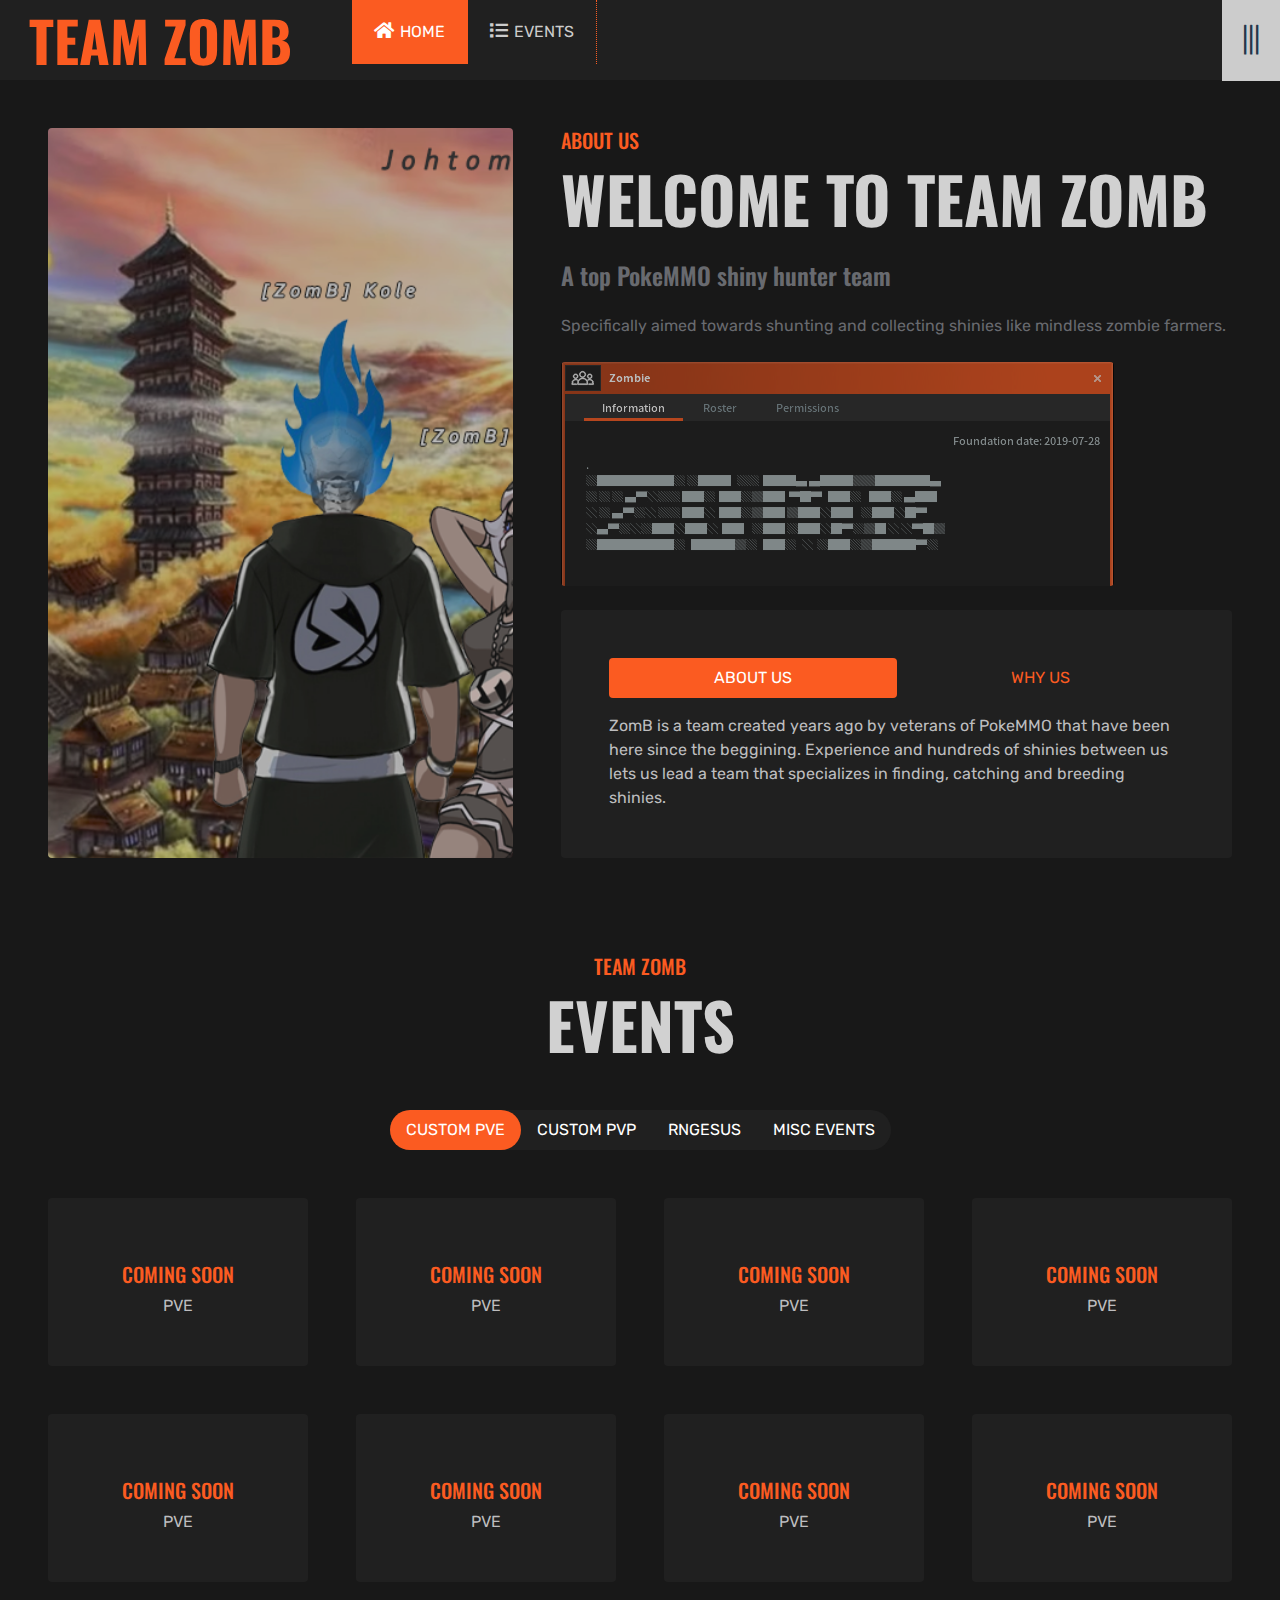
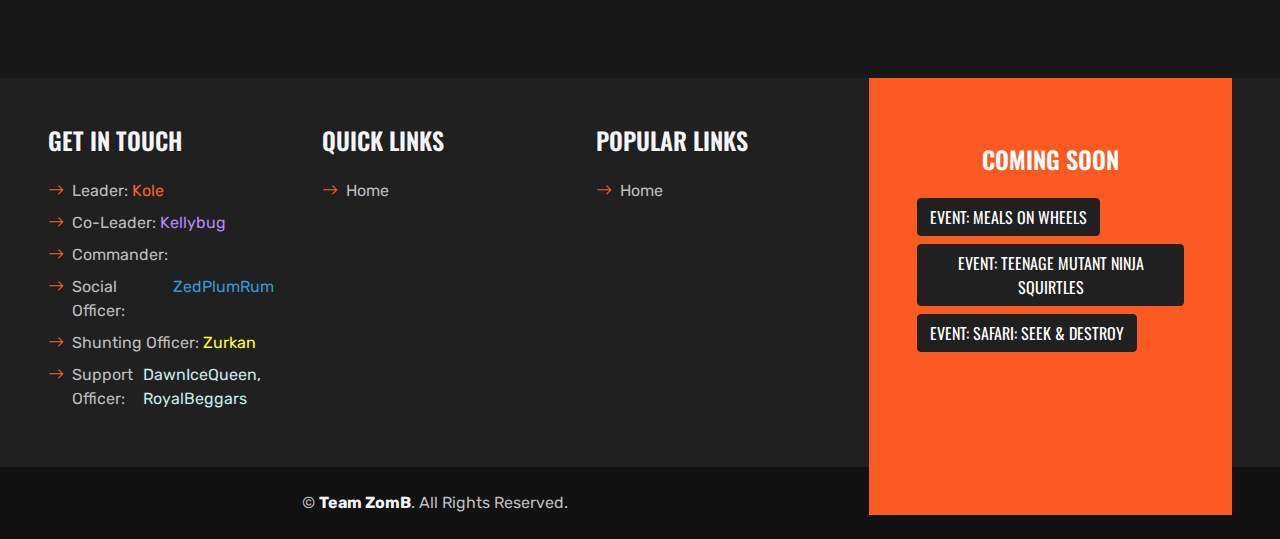
<file: index.html>
<!DOCTYPE html>
<html lang="en">

<head>
    <meta charset="utf-8">
    <title>Team ZomB</title>
    <meta content="width=device-width, initial-scale=1.0" name="viewport">
    <meta content="Team ZomB" name="keywords">
    <meta content="Team ZomB - PokeMMO top shiny hunting team" name="description">

    <!-- Favicon -->
    <link href="img/favicon.png" rel="icon">

    <!-- Google Web Fonts -->
    <link rel="preconnect" href="https://fonts.gstatic.com">
    <link href="https://fonts.googleapis.com/css2?family=Oswald:wght@400;500;600;700&family=Rubik&display=swap" rel="stylesheet">

    <!-- Icon Font Stylesheet -->
    <link href="https://cdnjs.cloudflare.com/ajax/libs/font-awesome/5.15.0/css/all.min.css" rel="stylesheet">
    <link href="https://cdn.jsdelivr.net/npm/bootstrap-icons@1.4.1/font/bootstrap-icons.css" rel="stylesheet">
    <link href="lib/flaticon/font/flaticon.css" rel="stylesheet">

    <!-- Libraries Stylesheet -->
    <link href="lib/owlcarousel/assets/owl.carousel.min.css" rel="stylesheet">

    <!-- Customized Bootstrap Stylesheet -->
    <link href="css/bootstrap.min.css" rel="stylesheet">

    <!-- Template Stylesheet -->
    <link href="css/style.css" rel="stylesheet">
</head>

<body>
    <!-- Header Start -->
    <div class="container-fluid bg-dark px-0">
        <div class="row gx-0">
            <div class="col-lg-3 bg-dark d-none d-lg-block">
                <a href="../index.html" class="navbar-brand w-100 h-100 m-0 p-0 d-flex align-items-center justify-content-center">
                    <h1 class="m-0 display-4 text-primary text-uppercase">Team ZomB </h1>
                </a>
            </div>
            <div class="col-lg-9">
                <div class="row gx-0 bg-secondary d-none d-lg-flex">
                    <div class="col-lg-7 px-5 text-start">


                    </div>
                </div>

                <ul class="exo-menu">
                    <li><a class="active" href="/"><i class="fa fa-home"></i>Home</a></li>
                    <li class="mega-drop-down"><a href="#"><i class="fa fa-list"></i>Events</a>
                        <div class="animated fadeIn mega-menu">
                            <div class="mega-menu-wrap">
                                <div class="row">
                                    <div class="col-md-3">
                                        <h4 class="row mega-title">PvE Events</h4>
                                        <ul class="stander">
                                            <li><a href="/events/corpse-and-rotters">Corpse & Rotters</a></li>
                                            <li><a href="/events/three-course-cadaver">3 Course Cadaver</a></li>
                                            <li><a href="/events/collected-infected">Collected Infected</a></li>
                                            <li><a href="/events/teenage-mutant-ninja-squirtles">Teenage Mutant Ninja Squirtles</a></li>
                                            <li><a href="/events/zombthon">ZomBthon</a></li>
                                            <li><a href="/events/zombingo">ZomBingo</a></li>
                                        </ul>
                                    </div>
                                    <div class="col-md-3">
                                        <h4 class="row mega-title">PvP Events</h4>
                                        <ul class="stander">
                                            <li><a href="/events/clefairy-tales">Clefairy Tales</a></li>
                                            <li><a href="/events/safari-seek-and-destroy">Safari: Seek & Destroy</a></li>
                                            <li><a href="/events/tug-of-war">Tug-of-War</a></li>
                                        </ul>
                                    </div>
                                    <div class="col-md-3">
                                        <h4 class="row mega-title">RNGesus</h4>
                                        <ul class="stander">
                                            <li><a href="/events/meowth-lotto">Meowth Lotto</a></li>
                                            <li><a href="/events/persian-lotto">Persian Lotto</a></li>
                                            <li><a href="/events/zomb-raffle">ZomB Raffle</a></li>
                                            <li><a href="/events/zomb-bounty-hunters">ZomB Bounty Hunters</a></li>
                                            <li><a href="/events/zomb-shunt-board">ZomB Shunt Board</a></li>
                                        </ul>
                                    </div>
                                    <div class="col-md-3">
                                        <h4 class="row mega-title">Misc Events</h4>
                                        <ul class="stander">
                                            <li><a href="/events/a-night-to-dismember">A Night To Dismember</a></li>
                                            <li><a href="/events/meals-on-wheels">Meals on Wheels</a></li>
                                            <li><a href="/events/zomb-hot-head">Hot Head</a></li>
                                            <li><a href="/events/zomb-hide-and-seek">Hide & Seek</a></li>
                                            <li><a href="/events/red-light-green-light">Red Light - Green Light</a></li>
                                        </ul>
                                    </div>
                                </div>
                            </div>
                        </div>
                    </li>
                    <a href="#" class="toggle-menu visible-xs-block">|||</a>
                </ul>
            </div>
        </div>
    </div>
    <!-- Header End -->


    <!-- About Start -->
    <div class="container-fluid p-5">
        <div class="row gx-5">
            <div class="col-lg-5 mb-5 mb-lg-0" style="min-height: 500px;">
                <div class="position-relative h-100">
                    <img class="position-absolute w-100 h-100 rounded fadeimg" src="img/zomb-johtomorrow.png" style="object-fit: cover;">
                </div>
            </div>
            <div class="col-lg-7">
                <div class="mb-4">
                    <h5 class="text-primary text-uppercase">About Us</h5>
                    <h1 class="display-3 text-uppercase mb-0">Welcome to Team ZomB</h1>
                </div>
                <h4 class="text-body mb-4">A top PokeMMO shiny hunter team</h4>
                <p class="mb-4">Specifically aimed towards shunting and collecting shinies like mindless zombie farmers.<br><br>
                    <img class="rounded fadeimg" src="img/zomb-team.png" style="object-fit: cover;">
                </p>
                <div class="rounded bg-dark p-5">
                    <ul class="nav nav-pills justify-content-between mb-3">
                        <li class="nav-item w-50">
                            <a class="nav-link text-uppercase text-center w-100 active" data-bs-toggle="pill" href="#pills-1">About Us</a>
                        </li>
                        <li class="nav-item w-50">
                            <a class="nav-link text-uppercase text-center w-100" data-bs-toggle="pill" href="#pills-2">Why Us</a>
                        </li>
                    </ul>
                    <div class="tab-content">
                        <div class="tab-pane fade show active" id="pills-1">
                            <p class="text-secondary mb-0">ZomB is a team created years ago by veterans of PokeMMO that have been here since the beggining. Experience and hundreds of shinies between us lets us lead a team that specializes in finding, catching and breeding shinies.</p>
                        </div>
                        <div class="tab-pane fade" id="pills-2">
                            <p class="text-secondary mb-0">Our goal is to get every single player a shiny. We teach our members how to find them, catch them and the most efficient methods for doing so. We offer team shunt events, free leppas and more to help you add to your collection.</p>
                        </div>
                    </div>
                </div>
            </div>
        </div>
    </div>
    <!-- About End -->


    <!-- Class Timetable Start -->
    <div class="container-fluid p-5">
        <div class="mb-5 text-center">
            <h5 class="text-primary text-uppercase">Team ZomB</h5>
            <h1 class="display-3 text-uppercase mb-0">Events</h1>
        </div>
        <div class="tab-class text-center">
            <ul class="nav nav-pills d-inline-flex justify-content-center bg-dark text-uppercase rounded-pill mb-5">
                <li class="nav-item">
                    <a class="nav-link rounded-pill text-white active" data-bs-toggle="pill" href="#tab-1">Custom PvE</a>
                </li>
                <li class="nav-item">
                    <a class="nav-link rounded-pill text-white" data-bs-toggle="pill" href="#tab-2">Custom PvP</a>
                </li>
                <li class="nav-item">
                    <a class="nav-link rounded-pill text-white" data-bs-toggle="pill" href="#tab-3">RNGesus</a>
                </li>
                <li class="nav-item">
                    <a class="nav-link rounded-pill text-white" data-bs-toggle="pill" href="#tab-4">Misc Events</a>
                </li>
            </ul>
            <div class="tab-content">
                <div id="tab-1" class="tab-pane fade show p-0 active">
                    <div class="row g-5">
                        <div class="col-lg-3 col-md-4 col-sm-6">
                            <div class="bg-dark rounded text-center py-5 px-3">
                                <h6 class="text-uppercase text-light mb-3"> </h6>
                                <h5 class="text-uppercase text-primary">Coming Soon</h5>
                                <p class="text-uppercase text-secondary mb-0">PvE</p>
                            </div>
                        </div>
                        <div class="col-lg-3 col-md-4 col-sm-6">
                            <div class="bg-dark rounded text-center py-5 px-3">
                                <h6 class="text-uppercase text-light mb-3"> </h6>
                                <h5 class="text-uppercase text-primary">Coming Soon</h5>
                                <p class="text-uppercase text-secondary mb-0">PvE</p>
                            </div>
                        </div>
                        <div class="col-lg-3 col-md-4 col-sm-6">
                            <div class="bg-dark rounded text-center py-5 px-3">
                                <h6 class="text-uppercase text-light mb-3"> </h6>
                                <h5 class="text-uppercase text-primary">Coming Soon</h5>
                                <p class="text-uppercase text-secondary mb-0">PvE</p>
                            </div>
                        </div>
                        <div class="col-lg-3 col-md-4 col-sm-6">
                            <div class="bg-dark rounded text-center py-5 px-3">
                                <h6 class="text-uppercase text-light mb-3"> </h6>
                                <h5 class="text-uppercase text-primary">Coming Soon</h5>
                                <p class="text-uppercase text-secondary mb-0">PvE</p>
                            </div>
                        </div>
                        <div class="col-lg-3 col-md-4 col-sm-6">
                            <div class="bg-dark rounded text-center py-5 px-3">
                                <h6 class="text-uppercase text-light mb-3"> </h6>
                                <h5 class="text-uppercase text-primary">Coming Soon</h5>
                                <p class="text-uppercase text-secondary mb-0">PvE</p>
                            </div>
                        </div>
                        <div class="col-lg-3 col-md-4 col-sm-6">
                            <div class="bg-dark rounded text-center py-5 px-3">
                                <h6 class="text-uppercase text-light mb-3"> </h6>
                                <h5 class="text-uppercase text-primary">Coming Soon</h5>
                                <p class="text-uppercase text-secondary mb-0">PvE</p>
                            </div>
                        </div>
                        <div class="col-lg-3 col-md-4 col-sm-6">
                            <div class="bg-dark rounded text-center py-5 px-3">
                                <h6 class="text-uppercase text-light mb-3"> </h6>
                                <h5 class="text-uppercase text-primary">Coming Soon</h5>
                                <p class="text-uppercase text-secondary mb-0">PvE</p>
                            </div>
                        </div>
                        <div class="col-lg-3 col-md-4 col-sm-6">
                            <div class="bg-dark rounded text-center py-5 px-3">
                                <h6 class="text-uppercase text-light mb-3"> </h6>
                                <h5 class="text-uppercase text-primary">Coming Soon</h5>
                                <p class="text-uppercase text-secondary mb-0">PvE</p>
                            </div>
                        </div>
                    </div>
                </div>
                <div id="tab-2" class="tab-pane fade p-0">
                    <div class="row g-5">
                        <div class="col-lg-3 col-md-4 col-sm-6">
                            <div class="bg-dark rounded text-center py-5 px-3">
                                <h6 class="text-uppercase text-light mb-3"><img class="img-responsive" src="events/img/ct-thumb.jpg"></h6>
                                <h5 class="text-uppercase text-primary"><a href="https://teamzomb.win/events/clefairy-tales">CLEFAIRY TALES</a></h5>
                                <p class="text-uppercase text-secondary mb-0">PvP</p>
                            </div>
                        </div>
                        <div class="col-lg-3 col-md-4 col-sm-6">
                            <div class="bg-dark rounded text-center py-5 px-3">
                                <h6 class="text-uppercase text-light mb-3"> </h6>
                                <h5 class="text-uppercase text-primary">Coming Soon</h5>
                                <p class="text-uppercase text-secondary mb-0">PvP</p>
                            </div>
                        </div>
                        <div class="col-lg-3 col-md-4 col-sm-6">
                            <div class="bg-dark rounded text-center py-5 px-3">
                                <h6 class="text-uppercase text-light mb-3"> </h6>
                                <h5 class="text-uppercase text-primary">Coming Soon</h5>
                                <p class="text-uppercase text-secondary mb-0">PvP</p>
                            </div>
                        </div>
                        <div class="col-lg-3 col-md-4 col-sm-6">
                            <div class="bg-dark rounded text-center py-5 px-3">
                                <h6 class="text-uppercase text-light mb-3"> </h6>
                                <h5 class="text-uppercase text-primary">Coming Soon</h5>
                                <p class="text-uppercase text-secondary mb-0">PvP</p>
                            </div>
                        </div>
                        <div class="col-lg-3 col-md-4 col-sm-6">
                            <div class="bg-dark rounded text-center py-5 px-3">
                                <h6 class="text-uppercase text-light mb-3"> </h6>
                                <h5 class="text-uppercase text-primary">Coming Soon</h5>
                                <p class="text-uppercase text-secondary mb-0">PvP</p>
                            </div>
                        </div>
                        <div class="col-lg-3 col-md-4 col-sm-6">
                            <div class="bg-dark rounded text-center py-5 px-3">
                                <h6 class="text-uppercase text-light mb-3"> </h6>
                                <h5 class="text-uppercase text-primary">Coming Soon</h5>
                                <p class="text-uppercase text-secondary mb-0">PvP</p>
                            </div>
                        </div>
                        <div class="col-lg-3 col-md-4 col-sm-6">
                            <div class="bg-dark rounded text-center py-5 px-3">
                                <h6 class="text-uppercase text-light mb-3"> </h6>
                                <h5 class="text-uppercase text-primary">Coming Soon</h5>
                                <p class="text-uppercase text-secondary mb-0">PvP</p>
                            </div>
                        </div>
                        <div class="col-lg-3 col-md-4 col-sm-6">
                            <div class="bg-dark rounded text-center py-5 px-3">
                                <h6 class="text-uppercase text-light mb-3"> </h6>
                                <h5 class="text-uppercase text-primary">Coming Soon</h5>
                                <p class="text-uppercase text-secondary mb-0">PvP</p>
                            </div>
                        </div>
                    </div>
                </div>
                <div id="tab-3" class="tab-pane fade p-0">
                    <div class="row g-5">
                        <div class="col-lg-3 col-md-4 col-sm-6">
                            <div class="bg-dark rounded text-center py-5 px-3">
                                <h6 class="text-uppercase text-light mb-3"> </h6>
                                <h5 class="text-uppercase text-primary">Coming Soon</h5>
                                <p class="text-uppercase text-secondary mb-0">RNGesus</p>
                            </div>
                        </div>
                        <div class="col-lg-3 col-md-4 col-sm-6">
                            <div class="bg-dark rounded text-center py-5 px-3">
                                <h6 class="text-uppercase text-light mb-3"> </h6>
                                <h5 class="text-uppercase text-primary">Coming Soon</h5>
                                <p class="text-uppercase text-secondary mb-0">RNGesus</p>
                            </div>
                        </div>
                        <div class="col-lg-3 col-md-4 col-sm-6">
                            <div class="bg-dark rounded text-center py-5 px-3">
                                <h6 class="text-uppercase text-light mb-3"> </h6>
                                <h5 class="text-uppercase text-primary">Coming Soon</h5>
                                <p class="text-uppercase text-secondary mb-0">RNGesus</p>
                            </div>
                        </div>
                        <div class="col-lg-3 col-md-4 col-sm-6">
                            <div class="bg-dark rounded text-center py-5 px-3">
                                <h6 class="text-uppercase text-light mb-3"> </h6>
                                <h5 class="text-uppercase text-primary">Coming Soon</h5>
                                <p class="text-uppercase text-secondary mb-0">RNGesus</p>
                            </div>
                        </div>
                        <div class="col-lg-3 col-md-4 col-sm-6">
                            <div class="bg-dark rounded text-center py-5 px-3">
                                <h6 class="text-uppercase text-light mb-3"> </h6>
                                <h5 class="text-uppercase text-primary">Coming Soon</h5>
                                <p class="text-uppercase text-secondary mb-0">RNGesus</p>
                            </div>
                        </div>
                        <div class="col-lg-3 col-md-4 col-sm-6">
                            <div class="bg-dark rounded text-center py-5 px-3">
                                <h6 class="text-uppercase text-light mb-3"> </h6>
                                <h5 class="text-uppercase text-primary">Coming Soon</h5>
                                <p class="text-uppercase text-secondary mb-0">RNGesus</p>
                            </div>
                        </div>
                        <div class="col-lg-3 col-md-4 col-sm-6">
                            <div class="bg-dark rounded text-center py-5 px-3">
                                <h6 class="text-uppercase text-light mb-3"> </h6>
                                <h5 class="text-uppercase text-primary">Coming Soon</h5>
                                <p class="text-uppercase text-secondary mb-0">RNGesus</p>
                            </div>
                        </div>
                        <div class="col-lg-3 col-md-4 col-sm-6">
                            <div class="bg-dark rounded text-center py-5 px-3">
                                <h6 class="text-uppercase text-light mb-3"> </h6>
                                <h5 class="text-uppercase text-primary">Coming Soon</h5>
                                <p class="text-uppercase text-secondary mb-0">RNGesus</p>
                            </div>
                        </div>
                    </div>
                </div>
                <div id="tab-4" class="tab-pane fade p-0">
                    <div class="row g-5">
                        <div class="col-lg-3 col-md-4 col-sm-6">
                            <div class="bg-dark rounded text-center py-5 px-3">
                                <h6 class="text-uppercase text-light mb-3"><img class="img-responsive" src="events/img/antd-thumb.jpg"></h6>
                                <h5 class="text-uppercase text-primary"><a href="events/antd">A Night To Dismember</a></h5>
                                <p class="text-uppercase text-secondary mb-0">Miscellaneous</p>
                            </div>
                        </div>
                        <div class="col-lg-3 col-md-4 col-sm-6">
                            <div class="bg-dark rounded text-center py-5 px-3">
                                <h6 class="text-uppercase text-light mb-3"> </h6>
                                <h5 class="text-uppercase text-primary">Coming Soon</h5>
                                <p class="text-uppercase text-secondary mb-0">Miscellaneous</p>
                            </div>
                        </div>
                        <div class="col-lg-3 col-md-4 col-sm-6">
                            <div class="bg-dark rounded text-center py-5 px-3">
                                <h6 class="text-uppercase text-light mb-3"> </h6>
                                <h5 class="text-uppercase text-primary">Coming Soon</h5>
                                <p class="text-uppercase text-secondary mb-0">Miscellaneous</p>
                            </div>
                        </div>
                        <div class="col-lg-3 col-md-4 col-sm-6">
                            <div class="bg-dark rounded text-center py-5 px-3">
                                <h6 class="text-uppercase text-light mb-3"> </h6>
                                <h5 class="text-uppercase text-primary">Coming Soon</h5>
                                <p class="text-uppercase text-secondary mb-0">Miscellaneous</p>
                            </div>
                        </div>
                        <div class="col-lg-3 col-md-4 col-sm-6">
                            <div class="bg-dark rounded text-center py-5 px-3">
                                <h6 class="text-uppercase text-light mb-3"> </h6>
                                <h5 class="text-uppercase text-primary">Coming Soon</h5>
                                <p class="text-uppercase text-secondary mb-0">Miscellaneous</p>
                            </div>
                        </div>
                        <div class="col-lg-3 col-md-4 col-sm-6">
                            <div class="bg-dark rounded text-center py-5 px-3">
                                <h6 class="text-uppercase text-light mb-3"> </h6>
                                <h5 class="text-uppercase text-primary">Coming Soon</h5>
                                <p class="text-uppercase text-secondary mb-0">Miscellaneous</p>
                            </div>
                        </div>
                        <div class="col-lg-3 col-md-4 col-sm-6">
                            <div class="bg-dark rounded text-center py-5 px-3">
                                <h6 class="text-uppercase text-light mb-3"> </h6>
                                <h5 class="text-uppercase text-primary">Coming Soon</h5>
                                <p class="text-uppercase text-secondary mb-0">Miscellaneous</p>
                            </div>
                        </div>
                        <div class="col-lg-3 col-md-4 col-sm-6">
                            <div class="bg-dark rounded text-center py-5 px-3">
                                <h6 class="text-uppercase text-light mb-3"> </h6>
                                <h5 class="text-uppercase text-primary">Coming Soon</h5>
                                <p class="text-uppercase text-secondary mb-0">Miscellaneous</p>
                            </div>
                        </div>
                    </div>
                </div>
            </div>
        </div>
    </div>
    <!-- Class Timetable Start -->


    <!-- Footer Start -->
    <div class="container-fluid bg-dark text-secondary px-5 mt-5">
        <div class="row gx-5">
            <div class="col-lg-8 col-md-6">
                <div class="row gx-5">
                    <div class="col-lg-4 col-md-12 pt-5 mb-5">
                        <h4 class="text-uppercase text-light mb-4">Get In Touch</h4>
                        <div class="d-flex mb-2">
                            <i class="bi bi-arrow-right text-primary me-2"></i>
                            <p class="mb-0">Leader:&nbsp;</p>
                            <p class="mb-0 kole">Kole</p>
                        </div>
                        <div class="d-flex mb-2">
                            <i class="bi bi-arrow-right text-primary me-2"></i>
                            <p class="mb-0">Co-Leader:&nbsp;</p>
                            <p class="mb-0 kelly">Kellybug</p>
                        </div>
                        <div class="d-flex mb-2">
                            <i class="bi bi-arrow-right text-primary me-2"></i>
                            <p class="mb-0">Commander: </p>
                        </div>
                        <div class="d-flex mb-2">
                            <i class="bi bi-arrow-right text-primary me-2"></i>
                            <p class="mb-0">Social Officer:&nbsp;</p>
                            <p class="mb-0 social">ZedPlumRum</p>
                        </div>
                        <div class="d-flex mb-2">
                            <i class="bi bi-arrow-right text-primary me-2"></i>
                            <p class="mb-0">Shunting Officer:&nbsp;</p>
                            <p class="mb-0 shunting">Zurkan</p>
                        </div>
                        <div class="d-flex mb-2">
                            <i class="bi bi-arrow-right text-primary me-2"></i>
                            <p class="mb-0">Support Officer:&nbsp;</p>
                            <p class="mb-0 support">DawnIceQueen, RoyalBeggars</p>
                        </div>
                    </div>
                    <div class="col-lg-4 col-md-12 pt-0 pt-lg-5 mb-5">
                        <h4 class="text-uppercase text-light mb-4">Quick Links</h4>
                        <div class="d-flex flex-column justify-content-start">
                            <a class="text-secondary mb-2" href="#"><i class="bi bi-arrow-right text-primary me-2"></i>Home</a>
                        </div>
                    </div>
                    <div class="col-lg-4 col-md-12 pt-0 pt-lg-5 mb-5">
                        <h4 class="text-uppercase text-light mb-4">Popular Links</h4>
                        <div class="d-flex flex-column justify-content-start">
                            <a class="text-secondary mb-2" href="#"><i class="bi bi-arrow-right text-primary me-2"></i>Home</a>
                        </div>
                    </div>
                </div>
            </div>
            <div class="col-lg-4 col-md-6">
                <div class="d-flex flex-column align-items-center justify-content-center text-center h-100 bg-primary p-5">
                    <h4 class="text-uppercase text-white mb-4">Coming Soon</h4>

                    <!-- CS Items Start -->
                    <div class="mb-5">

                        <div class="d-flex flex-wrap m-n1">
                            <a href="" class="btn btn-dark m-1">Event: Meals on Wheels</a>
                            <a href="" class="btn btn-dark m-1">Event: Teenage Mutant Ninja Squirtles</a>
                            <a href="" class="btn btn-dark m-1">Event: Safari: Seek & Destroy</a>
                        </div>
                    </div>
                    <!-- CS Items End -->

                </div>
            </div>
        </div>
    </div>
    <div class="container-fluid py-4 py-lg-0 px-5" style="background: #111111;">
        <div class="row gx-5">
            <div class="col-lg-8">
                <div class="py-lg-4 text-center">
                    <p class="text-secondary mb-0">&copy; <a class="text-light fw-bold" href="#">Team ZomB</a>. All Rights Reserved.</p>
                </div>
            </div>
            <div class="col-lg-4">
                <div class="py-lg-4 text-center credit">
                    <p class="text-light mb-0"></p>
                </div>
            </div>
        </div>
    </div>
    <!-- Footer End -->


    <!-- Back to Top -->
    <a href="#" class="btn btn-dark py-3 fs-4 back-to-top"><i class="bi bi-arrow-up"></i></a>

    <!-- JavaScript Libraries -->
    <script src="https://code.jquery.com/jquery-3.4.1.min.js"></script>
    <script src="https://cdn.jsdelivr.net/npm/bootstrap@5.0.0/dist/js/bootstrap.bundle.min.js"></script>
    <script src="lib/easing/easing.min.js"></script>
    <script src="lib/waypoints/waypoints.min.js"></script>
    <script src="lib/counterup/counterup.min.js"></script>
    <script src="lib/owlcarousel/owl.carousel.min.js"></script>

    <!-- Template Javascript -->
    <script src="js/main.js"></script>
</body>

</html>
</file>
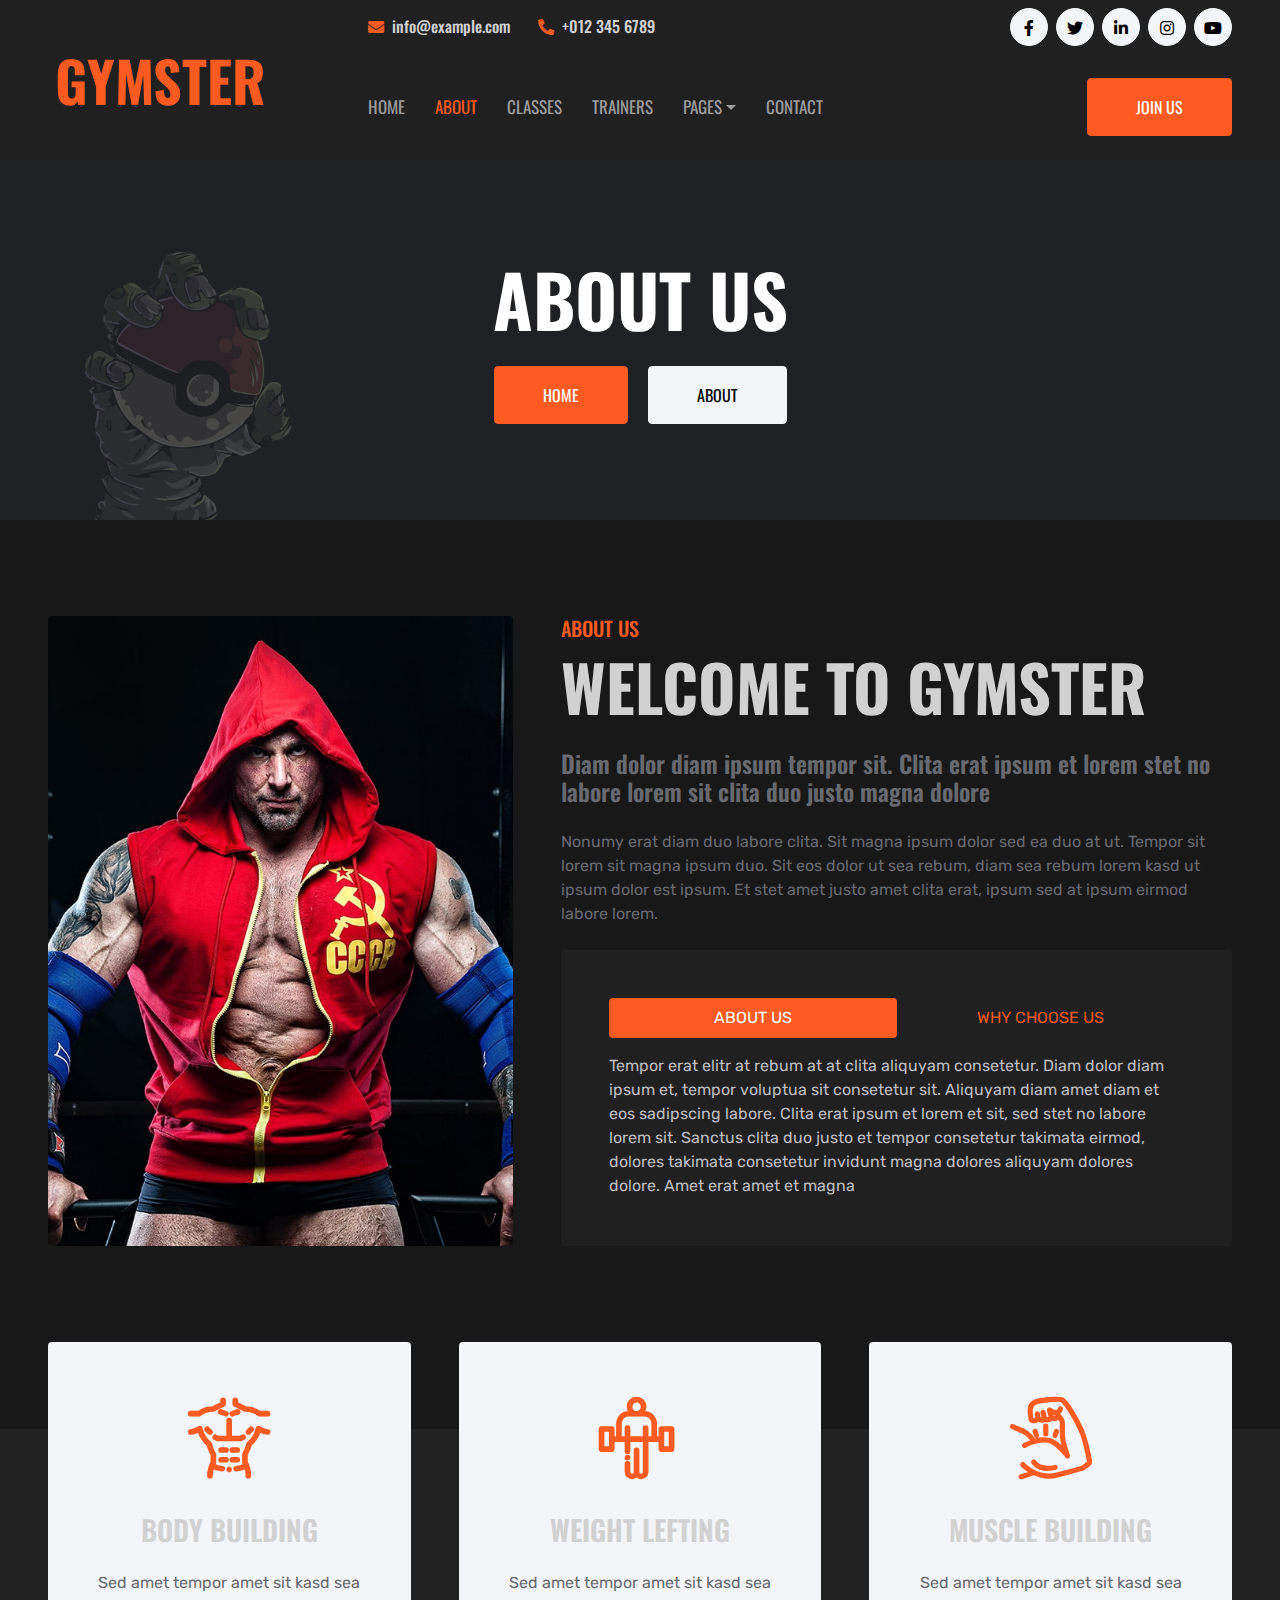
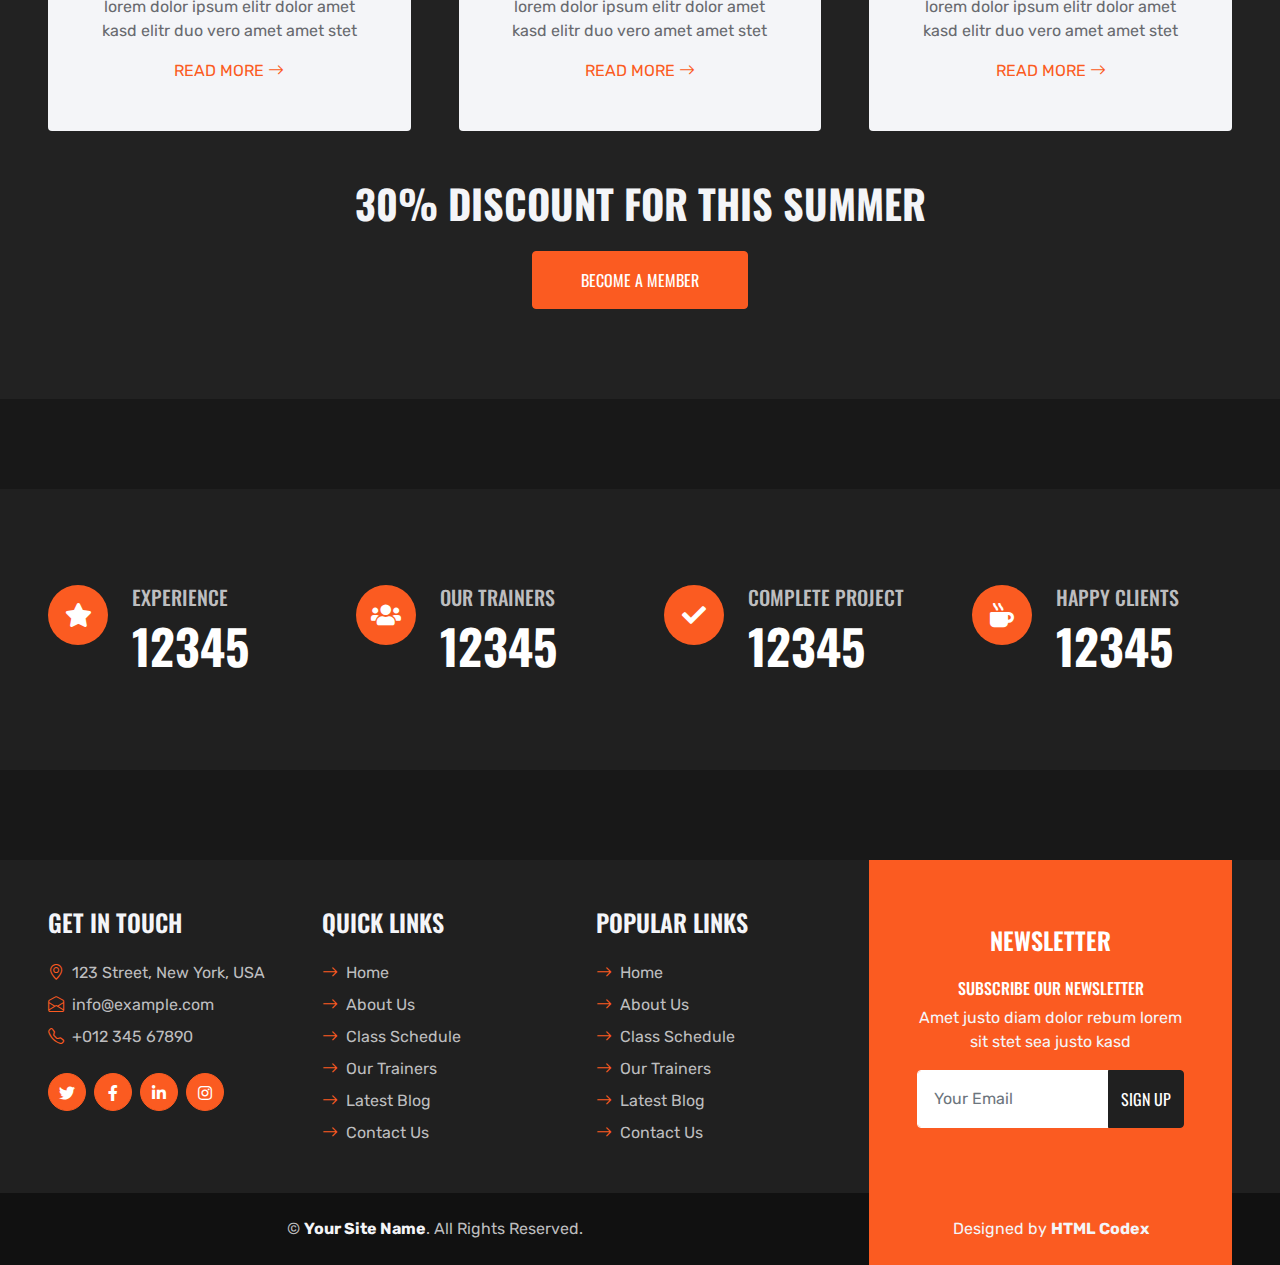
<file: about.html>
<!DOCTYPE html>
<html lang="en">

<head>
    <meta charset="utf-8">
    <title>Team ZomB</title>
    <meta content="width=device-width, initial-scale=1.0" name="viewport">
    <meta content="Free HTML Templates" name="keywords">
    <meta content="Free HTML Templates" name="description">

    <!-- Favicon -->
    <link href="img/favicon.png" rel="icon">

    <!-- Google Web Fonts -->
    <link rel="preconnect" href="https://fonts.gstatic.com">
    <link href="https://fonts.googleapis.com/css2?family=Oswald:wght@400;500;600;700&family=Rubik&display=swap" rel="stylesheet"> 

    <!-- Icon Font Stylesheet -->
    <link href="https://cdnjs.cloudflare.com/ajax/libs/font-awesome/5.15.0/css/all.min.css" rel="stylesheet">
    <link href="https://cdn.jsdelivr.net/npm/bootstrap-icons@1.4.1/font/bootstrap-icons.css" rel="stylesheet">
    <link href="lib/flaticon/font/flaticon.css" rel="stylesheet">

    <!-- Libraries Stylesheet -->
    <link href="lib/owlcarousel/assets/owl.carousel.min.css" rel="stylesheet">

    <!-- Customized Bootstrap Stylesheet -->
    <link href="css/bootstrap.min.css" rel="stylesheet">

    <!-- Template Stylesheet -->
    <link href="css/style.css" rel="stylesheet">
</head>

<body>
    <!-- Header Start -->
    <div class="container-fluid bg-dark px-0">
        <div class="row gx-0">
            <div class="col-lg-3 bg-dark d-none d-lg-block">
                <a href="index.html" class="navbar-brand w-100 h-100 m-0 p-0 d-flex align-items-center justify-content-center">
                    <h1 class="m-0 display-4 text-primary text-uppercase">Gymster</h1>
                </a>
            </div>
            <div class="col-lg-9">
                <div class="row gx-0 bg-secondary d-none d-lg-flex">
                    <div class="col-lg-7 px-5 text-start">
                        <div class="h-100 d-inline-flex align-items-center py-2 me-4">
                            <i class="fa fa-envelope text-primary me-2"></i>
                            <h6 class="mb-0">info@example.com</h6>
                        </div>
                        <div class="h-100 d-inline-flex align-items-center py-2">
                            <i class="fa fa-phone-alt text-primary me-2"></i>
                            <h6 class="mb-0">+012 345 6789</h6>
                        </div>
                    </div>
                    <div class="col-lg-5 px-5 text-end">
                        <div class="d-inline-flex align-items-center py-2">
                            <a class="btn btn-light btn-square rounded-circle me-2" href="">
                                <i class="fab fa-facebook-f"></i>
                            </a>
                            <a class="btn btn-light btn-square rounded-circle me-2" href="">
                                <i class="fab fa-twitter"></i>
                            </a>
                            <a class="btn btn-light btn-square rounded-circle me-2" href="">
                                <i class="fab fa-linkedin-in"></i>
                            </a>
                            <a class="btn btn-light btn-square rounded-circle me-2" href="">
                                <i class="fab fa-instagram"></i>
                            </a>
                            <a class="btn btn-light btn-square rounded-circle" href="">
                                <i class="fab fa-youtube"></i>
                            </a>
                        </div>
                    </div>
                </div>
                <nav class="navbar navbar-expand-lg bg-dark navbar-dark p-3 p-lg-0 px-lg-5">
                    <a href="index.html" class="navbar-brand d-block d-lg-none">
                        <h1 class="m-0 display-4 text-primary text-uppercase">Gymster</h1>
                    </a>
                    <button type="button" class="navbar-toggler" data-bs-toggle="collapse" data-bs-target="#navbarCollapse">
                        <span class="navbar-toggler-icon"></span>
                    </button>
                    <div class="collapse navbar-collapse justify-content-between" id="navbarCollapse">
                        <div class="navbar-nav mr-auto py-0">
                            <a href="index.html" class="nav-item nav-link">Home</a>
                            <a href="about.html" class="nav-item nav-link active">About</a>
                            <a href="class.html" class="nav-item nav-link">Classes</a>
                            <a href="team.html" class="nav-item nav-link">Trainers</a>
                            <div class="nav-item dropdown">
                                <a href="#" class="nav-link dropdown-toggle" data-bs-toggle="dropdown">Pages</a>
                                <div class="dropdown-menu rounded-0 m-0">
                                    <a href="blog.html" class="dropdown-item">Blog Grid</a>
                                    <a href="detail.html" class="dropdown-item">Blog Detail</a>
                                    <a href="testimonial.html" class="dropdown-item">Testimonial</a>
                                </div>
                            </div>
                            <a href="contact.html" class="nav-item nav-link">Contact</a>
                        </div>
                        <a href="" class="btn btn-primary py-md-3 px-md-5 d-none d-lg-block">Join Us</a>
                    </div>
                </nav>
            </div>
        </div>
    </div>
    <!-- Header End -->


    <!-- Hero Start -->
    <div class="container-fluid bg-primary p-5 bg-hero mb-5">
        <div class="row py-5">
            <div class="col-12 text-center">
                <h1 class="display-2 text-uppercase text-white mb-md-4">About Us</h1>
                <a href="" class="btn btn-primary py-md-3 px-md-5 me-3">Home</a>
                <a href="" class="btn btn-light py-md-3 px-md-5">About</a>
            </div>
        </div>
    </div>
    <!-- Hero End -->


    <!-- About Start -->
    <div class="container-fluid p-5">
        <div class="row gx-5">
            <div class="col-lg-5 mb-5 mb-lg-0" style="min-height: 500px;">
                <div class="position-relative h-100">
                    <img class="position-absolute w-100 h-100 rounded" src="img/about.jpg" style="object-fit: cover;">
                </div>
            </div>
            <div class="col-lg-7">
                <div class="mb-4">
                    <h5 class="text-primary text-uppercase">About Us</h5>
                    <h1 class="display-3 text-uppercase mb-0">Welcome to Gymster</h1>
                </div>
                <h4 class="text-body mb-4">Diam dolor diam ipsum tempor sit. Clita erat ipsum et lorem stet no labore lorem sit clita duo justo magna dolore</h4>
                <p class="mb-4">Nonumy erat diam duo labore clita. Sit magna ipsum dolor sed ea duo at ut. Tempor sit lorem sit magna ipsum duo. Sit eos dolor ut sea rebum, diam sea rebum lorem kasd ut ipsum dolor est ipsum. Et stet amet justo amet clita erat, ipsum sed at ipsum eirmod labore lorem.</p>
                <div class="rounded bg-dark p-5">
                    <ul class="nav nav-pills justify-content-between mb-3">
                        <li class="nav-item w-50">
                            <a class="nav-link text-uppercase text-center w-100 active" data-bs-toggle="pill" href="#pills-1">About Us</a>
                        </li>
                        <li class="nav-item w-50">
                                <a class="nav-link text-uppercase text-center w-100" data-bs-toggle="pill" href="#pills-2">Why Choose Us</a>
                        </li>
                    </ul>
                    <div class="tab-content">
                        <div class="tab-pane fade show active" id="pills-1">
                            <p class="text-secondary mb-0">Tempor erat elitr at rebum at at clita aliquyam consetetur. Diam dolor diam ipsum et, tempor voluptua sit consetetur sit. Aliquyam diam amet diam et eos sadipscing labore. Clita erat ipsum et lorem et sit, sed stet no labore lorem sit. Sanctus clita duo justo et tempor consetetur takimata eirmod, dolores takimata consetetur invidunt magna dolores aliquyam dolores dolore. Amet erat amet et magna</p>
                        </div>
                        <div class="tab-pane fade" id="pills-2">
                            <p class="text-secondary mb-0">Tempor erat elitr at rebum at at clita aliquyam consetetur. Diam dolor diam ipsum et, tempor voluptua sit consetetur sit. Aliquyam diam amet diam et eos sadipscing labore. Clita erat ipsum et lorem et sit, sed stet no labore lorem sit. Sanctus clita duo justo et tempor consetetur takimata eirmod, dolores takimata consetetur invidunt magna dolores aliquyam dolores dolore. Amet erat amet et magna</p>
                        </div>
                    </div>
                </div>
            </div>
        </div>
    </div>
    <!-- About End -->


    <!-- Programe Start -->
    <div class="container-fluid programe position-relative px-5 mt-5" style="margin-bottom: 180px;">
        <div class="row g-5 gb-5">
            <div class="col-lg-4 col-md-6">
                <div class="bg-light rounded text-center p-5">
                    <i class="flaticon-six-pack display-1 text-primary"></i>
                    <h3 class="text-uppercase my-4">Body Building</h3>
                    <p>Sed amet tempor amet sit kasd sea lorem dolor ipsum elitr dolor amet kasd elitr duo vero amet amet stet</p>
                    <a class="text-uppercase" href="">Read More <i class="bi bi-arrow-right"></i></a>
                </div>
            </div>
            <div class="col-lg-4 col-md-6">
                <div class="bg-light rounded text-center p-5">
                    <i class="flaticon-barbell display-1 text-primary"></i>
                    <h3 class="text-uppercase my-4">Weight Lefting</h3>
                    <p>Sed amet tempor amet sit kasd sea lorem dolor ipsum elitr dolor amet kasd elitr duo vero amet amet stet</p>
                    <a class="text-uppercase" href="">Read More <i class="bi bi-arrow-right"></i></a>
                </div>
            </div>
            <div class="col-lg-4 col-md-6">
                <div class="bg-light rounded text-center p-5">
                    <i class="flaticon-bodybuilding display-1 text-primary"></i>
                    <h3 class="text-uppercase my-4">Muscle Building</h3>
                    <p>Sed amet tempor amet sit kasd sea lorem dolor ipsum elitr dolor amet kasd elitr duo vero amet amet stet</p>
                    <a class="text-uppercase" href="">Read More <i class="bi bi-arrow-right"></i></a>
                </div>
            </div>
            <div class="col-lg-12 col-md-6 text-center">
                <h1 class="text-uppercase text-light mb-4">30% Discount For This Summer</h1>
                <a href="" class="btn btn-primary py-3 px-5">Become A Member</a>
            </div>
        </div>
    </div>
    <!-- Programe Start -->


    <!-- Facts Start -->
    <div class="container-fluid bg-dark facts p-5" style="margin-bottom: 90px;">
        <div class="row gx-5 gy-4 py-5">
            <div class="col-lg-3 col-md-6">
                <div class="d-flex">
                    <div class="bg-primary rounded-circle d-flex align-items-center justify-content-center mb-3" style="width: 60px; height: 60px;">
                        <i class="fa fa-star fs-4 text-white"></i>
                    </div>
                    <div class="ps-4">
                        <h5 class="text-secondary text-uppercase">Experience</h5>
                        <h1 class="display-5 text-white mb-0" data-toggle="counter-up">12345</h1>
                    </div>
                </div>
            </div>
            <div class="col-lg-3 col-md-6">
                <div class="d-flex">
                    <div class="bg-primary rounded-circle d-flex align-items-center justify-content-center mb-3" style="width: 60px; height: 60px;">
                        <i class="fa fa-users fs-4 text-white"></i>
                    </div>
                    <div class="ps-4">
                        <h5 class="text-secondary text-uppercase">Our Trainers</h5>
                        <h1 class="display-5 text-white mb-0" data-toggle="counter-up">12345</h1>
                    </div>
                </div>
            </div>
            <div class="col-lg-3 col-md-6">
                <div class="d-flex">
                    <div class="bg-primary rounded-circle d-flex align-items-center justify-content-center mb-3" style="width: 60px; height: 60px;">
                        <i class="fa fa-check fs-4 text-white"></i>
                    </div>
                    <div class="ps-4">
                        <h5 class="text-secondary text-uppercase">Complete Project</h5>
                        <h1 class="display-5 text-white mb-0" data-toggle="counter-up">12345</h1>
                    </div>
                </div>
            </div>
            <div class="col-lg-3 col-md-6">
                <div class="d-flex">
                    <div class="bg-primary rounded-circle d-flex align-items-center justify-content-center mb-3" style="width: 60px; height: 60px;">
                        <i class="fa fa-mug-hot fs-4 text-white"></i>
                    </div>
                    <div class="ps-4">
                        <h5 class="text-secondary text-uppercase">Happy Clients</h5>
                        <h1 class="display-5 text-white mb-0" data-toggle="counter-up">12345</h1>
                    </div>
                </div>
            </div>
        </div>
    </div>
    <!-- Facts End -->
    

    <!-- Footer Start -->
    <div class="container-fluid bg-dark text-secondary px-5 mt-5">
        <div class="row gx-5">
            <div class="col-lg-8 col-md-6">
                <div class="row gx-5">
                    <div class="col-lg-4 col-md-12 pt-5 mb-5">
                        <h4 class="text-uppercase text-light mb-4">Get In Touch</h4>
                        <div class="d-flex mb-2">
                            <i class="bi bi-geo-alt text-primary me-2"></i>
                            <p class="mb-0">123 Street, New York, USA</p>
                        </div>
                        <div class="d-flex mb-2">
                            <i class="bi bi-envelope-open text-primary me-2"></i>
                            <p class="mb-0">info@example.com</p>
                        </div>
                        <div class="d-flex mb-2">
                            <i class="bi bi-telephone text-primary me-2"></i>
                            <p class="mb-0">+012 345 67890</p>
                        </div>
                        <div class="d-flex mt-4">
                            <a class="btn btn-primary btn-square rounded-circle me-2" href="#"><i class="fab fa-twitter"></i></a>
                            <a class="btn btn-primary btn-square rounded-circle me-2" href="#"><i class="fab fa-facebook-f"></i></a>
                            <a class="btn btn-primary btn-square rounded-circle me-2" href="#"><i class="fab fa-linkedin-in"></i></a>
                            <a class="btn btn-primary btn-square rounded-circle" href="#"><i class="fab fa-instagram"></i></a>
                        </div>
                    </div>
                    <div class="col-lg-4 col-md-12 pt-0 pt-lg-5 mb-5">
                        <h4 class="text-uppercase text-light mb-4">Quick Links</h4>
                        <div class="d-flex flex-column justify-content-start">
                            <a class="text-secondary mb-2" href="#"><i class="bi bi-arrow-right text-primary me-2"></i>Home</a>
                            <a class="text-secondary mb-2" href="#"><i class="bi bi-arrow-right text-primary me-2"></i>About Us</a>
                            <a class="text-secondary mb-2" href="#"><i class="bi bi-arrow-right text-primary me-2"></i>Class Schedule</a>
                            <a class="text-secondary mb-2" href="#"><i class="bi bi-arrow-right text-primary me-2"></i>Our Trainers</a>
                            <a class="text-secondary mb-2" href="#"><i class="bi bi-arrow-right text-primary me-2"></i>Latest Blog</a>
                            <a class="text-secondary" href="#"><i class="bi bi-arrow-right text-primary me-2"></i>Contact Us</a>
                        </div>
                    </div>
                    <div class="col-lg-4 col-md-12 pt-0 pt-lg-5 mb-5">
                        <h4 class="text-uppercase text-light mb-4">Popular Links</h4>
                        <div class="d-flex flex-column justify-content-start">
                            <a class="text-secondary mb-2" href="#"><i class="bi bi-arrow-right text-primary me-2"></i>Home</a>
                            <a class="text-secondary mb-2" href="#"><i class="bi bi-arrow-right text-primary me-2"></i>About Us</a>
                            <a class="text-secondary mb-2" href="#"><i class="bi bi-arrow-right text-primary me-2"></i>Class Schedule</a>
                            <a class="text-secondary mb-2" href="#"><i class="bi bi-arrow-right text-primary me-2"></i>Our Trainers</a>
                            <a class="text-secondary mb-2" href="#"><i class="bi bi-arrow-right text-primary me-2"></i>Latest Blog</a>
                            <a class="text-secondary" href="#"><i class="bi bi-arrow-right text-primary me-2"></i>Contact Us</a>
                        </div>
                    </div>
                </div>
            </div>
            <div class="col-lg-4 col-md-6">
                <div class="d-flex flex-column align-items-center justify-content-center text-center h-100 bg-primary p-5">
                    <h4 class="text-uppercase text-white mb-4">Newsletter</h4>
                    <h6 class="text-uppercase text-white">Subscribe Our Newsletter</h6>
                    <p class="text-light">Amet justo diam dolor rebum lorem sit stet sea justo kasd</p>
                    <form action="">
                        <div class="input-group">
                            <input type="text" class="form-control border-white p-3" placeholder="Your Email">
                            <button class="btn btn-dark">Sign Up</button>
                        </div>
                    </form>
                </div>
            </div>
        </div>
    </div>
    <div class="container-fluid py-4 py-lg-0 px-5" style="background: #111111;">
        <div class="row gx-5">
            <div class="col-lg-8">
                <div class="py-lg-4 text-center">
                    <p class="text-secondary mb-0">&copy; <a class="text-light fw-bold" href="#">Your Site Name</a>. All Rights Reserved.</p>
                </div>
            </div>
            <div class="col-lg-4">
                <div class="py-lg-4 text-center credit">
                    <p class="text-light mb-0">Designed by <a class="text-light fw-bold" href="https://htmlcodex.com">HTML Codex</a></p>
                </div>
            </div>
        </div>
    </div>
    <!-- Footer End -->


    <!-- Back to Top -->
    <a href="#" class="btn btn-dark py-3 fs-4 back-to-top"><i class="bi bi-arrow-up"></i></a>


    <!-- JavaScript Libraries -->
    <script src="https://code.jquery.com/jquery-3.4.1.min.js"></script>
    <script src="https://cdn.jsdelivr.net/npm/bootstrap@5.0.0/dist/js/bootstrap.bundle.min.js"></script>
    <script src="lib/easing/easing.min.js"></script>
    <script src="lib/waypoints/waypoints.min.js"></script>
    <script src="lib/counterup/counterup.min.js"></script>
    <script src="lib/owlcarousel/owl.carousel.min.js"></script>

    <!-- Template Javascript -->
    <script src="js/main.js"></script>
</body>

</html>
</file>
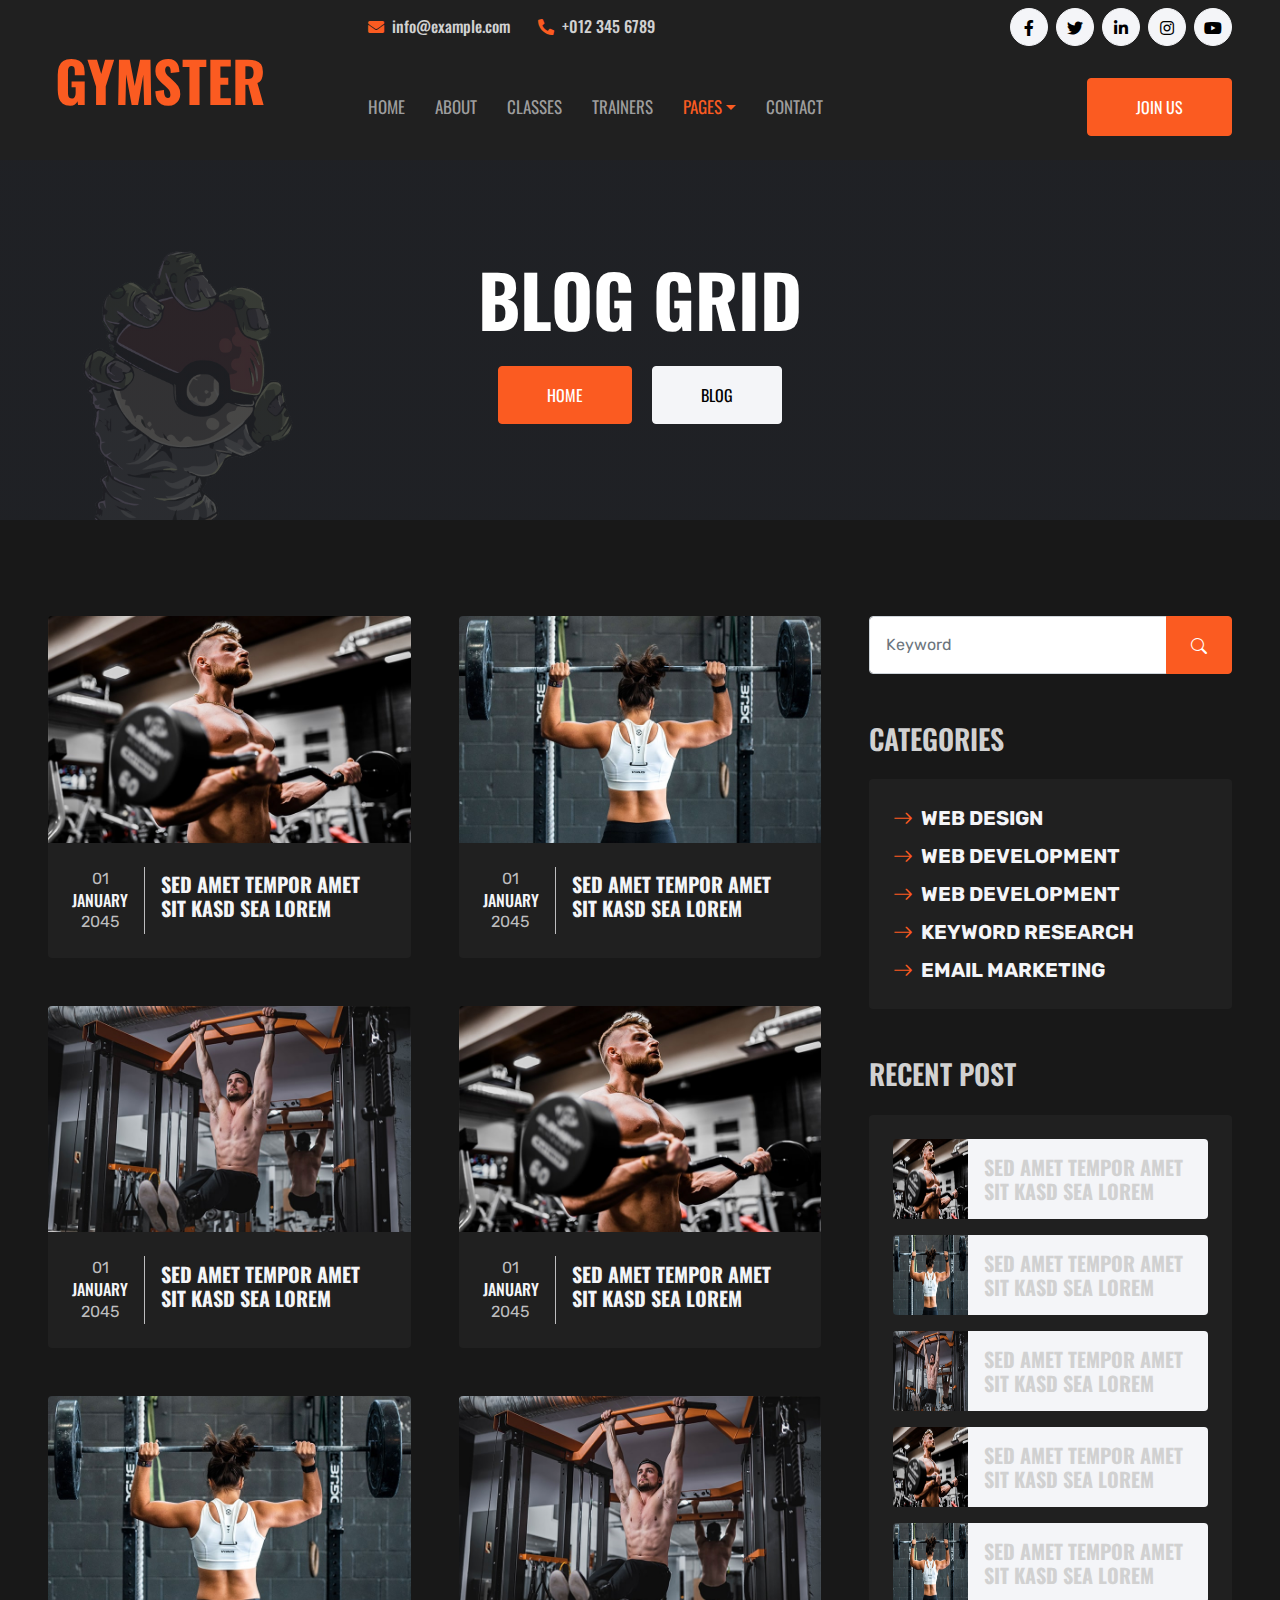
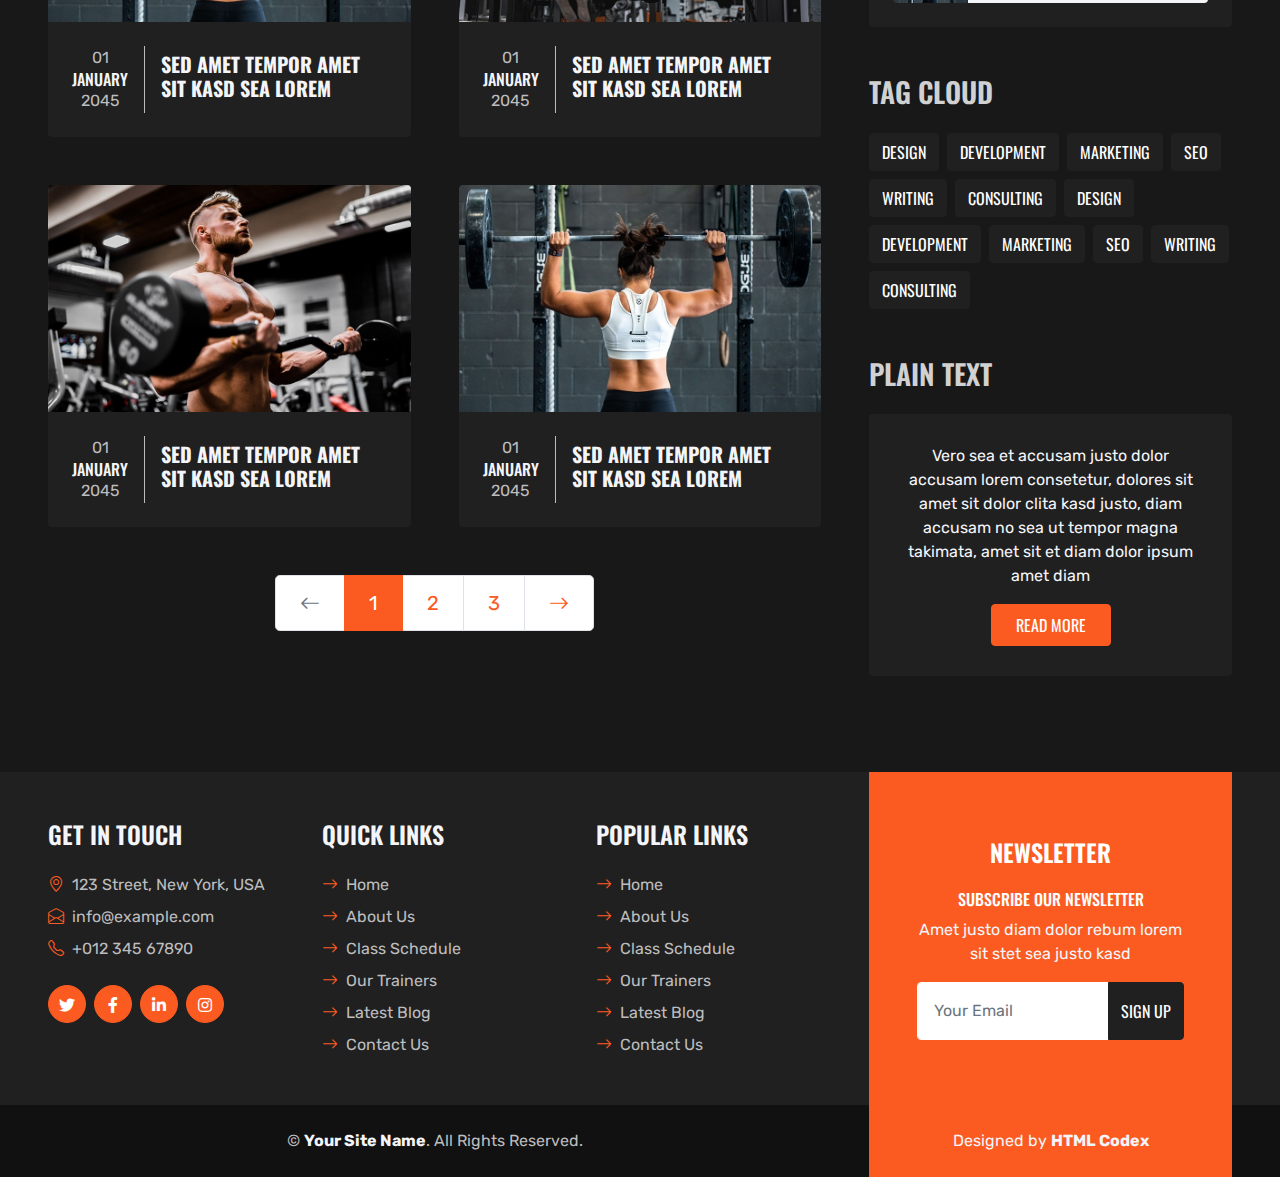
<file: blog.html>
<!DOCTYPE html>
<html lang="en">

<head>
    <meta charset="utf-8">
    <title>GYMSTER - Gym HTML Template</title>
    <meta content="width=device-width, initial-scale=1.0" name="viewport">
    <meta content="Free HTML Templates" name="keywords">
    <meta content="Free HTML Templates" name="description">

    <!-- Favicon -->
    <link href="img/favicon.ico" rel="icon">

    <!-- Google Web Fonts -->
    <link rel="preconnect" href="https://fonts.gstatic.com">
    <link href="https://fonts.googleapis.com/css2?family=Oswald:wght@400;500;600;700&family=Rubik&display=swap" rel="stylesheet"> 

    <!-- Icon Font Stylesheet -->
    <link href="https://cdnjs.cloudflare.com/ajax/libs/font-awesome/5.15.0/css/all.min.css" rel="stylesheet">
    <link href="https://cdn.jsdelivr.net/npm/bootstrap-icons@1.4.1/font/bootstrap-icons.css" rel="stylesheet">
    <link href="lib/flaticon/font/flaticon.css" rel="stylesheet">

    <!-- Libraries Stylesheet -->
    <link href="lib/owlcarousel/assets/owl.carousel.min.css" rel="stylesheet">

    <!-- Customized Bootstrap Stylesheet -->
    <link href="css/bootstrap.min.css" rel="stylesheet">

    <!-- Template Stylesheet -->
    <link href="css/style.css" rel="stylesheet">
</head>

<body>
    <!-- Header Start -->
    <div class="container-fluid bg-dark px-0">
        <div class="row gx-0">
            <div class="col-lg-3 bg-dark d-none d-lg-block">
                <a href="index.html" class="navbar-brand w-100 h-100 m-0 p-0 d-flex align-items-center justify-content-center">
                    <h1 class="m-0 display-4 text-primary text-uppercase">Gymster</h1>
                </a>
            </div>
            <div class="col-lg-9">
                <div class="row gx-0 bg-secondary d-none d-lg-flex">
                    <div class="col-lg-7 px-5 text-start">
                        <div class="h-100 d-inline-flex align-items-center py-2 me-4">
                            <i class="fa fa-envelope text-primary me-2"></i>
                            <h6 class="mb-0">info@example.com</h6>
                        </div>
                        <div class="h-100 d-inline-flex align-items-center py-2">
                            <i class="fa fa-phone-alt text-primary me-2"></i>
                            <h6 class="mb-0">+012 345 6789</h6>
                        </div>
                    </div>
                    <div class="col-lg-5 px-5 text-end">
                        <div class="d-inline-flex align-items-center py-2">
                            <a class="btn btn-light btn-square rounded-circle me-2" href="">
                                <i class="fab fa-facebook-f"></i>
                            </a>
                            <a class="btn btn-light btn-square rounded-circle me-2" href="">
                                <i class="fab fa-twitter"></i>
                            </a>
                            <a class="btn btn-light btn-square rounded-circle me-2" href="">
                                <i class="fab fa-linkedin-in"></i>
                            </a>
                            <a class="btn btn-light btn-square rounded-circle me-2" href="">
                                <i class="fab fa-instagram"></i>
                            </a>
                            <a class="btn btn-light btn-square rounded-circle" href="">
                                <i class="fab fa-youtube"></i>
                            </a>
                        </div>
                    </div>
                </div>
                <nav class="navbar navbar-expand-lg bg-dark navbar-dark p-3 p-lg-0 px-lg-5">
                    <a href="index.html" class="navbar-brand d-block d-lg-none">
                        <h1 class="m-0 display-4 text-primary text-uppercase">Gymster</h1>
                    </a>
                    <button type="button" class="navbar-toggler" data-bs-toggle="collapse" data-bs-target="#navbarCollapse">
                        <span class="navbar-toggler-icon"></span>
                    </button>
                    <div class="collapse navbar-collapse justify-content-between" id="navbarCollapse">
                        <div class="navbar-nav mr-auto py-0">
                            <a href="index.html" class="nav-item nav-link">Home</a>
                            <a href="about.html" class="nav-item nav-link">About</a>
                            <a href="class.html" class="nav-item nav-link">Classes</a>
                            <a href="team.html" class="nav-item nav-link">Trainers</a>
                            <div class="nav-item dropdown">
                                <a href="#" class="nav-link dropdown-toggle active" data-bs-toggle="dropdown">Pages</a>
                                <div class="dropdown-menu rounded-0 m-0">
                                    <a href="blog.html" class="dropdown-item active">Blog Grid</a>
                                    <a href="detail.html" class="dropdown-item">Blog Detail</a>
                                    <a href="testimonial.html" class="dropdown-item">Testimonial</a>
                                </div>
                            </div>
                            <a href="contact.html" class="nav-item nav-link">Contact</a>
                        </div>
                        <a href="" class="btn btn-primary py-md-3 px-md-5 d-none d-lg-block">Join Us</a>
                    </div>
                </nav>
            </div>
        </div>
    </div>
    <!-- Header End -->


    <!-- Hero Start -->
    <div class="container-fluid bg-primary p-5 bg-hero mb-5">
        <div class="row py-5">
            <div class="col-12 text-center">
                <h1 class="display-2 text-uppercase text-white mb-md-4">Blog Grid</h1>
                <a href="" class="btn btn-primary py-md-3 px-md-5 me-3">Home</a>
                <a href="" class="btn btn-light py-md-3 px-md-5">Blog</a>
            </div>
        </div>
    </div>
    <!-- Hero End -->


    <!-- Blog Start -->
    <div class="container-fluid p-5">
        <div class="row g-5">
            <!-- Blog list Start -->
            <div class="col-lg-8">
                <div class="row g-5">
                    <div class="col-md-6">
                        <div class="blog-item">
                            <div class="position-relative overflow-hidden rounded-top">
                                <img class="img-fluid" src="img/blog-1.jpg" alt="">
                            </div>
                            <div class="bg-dark d-flex align-items-center rounded-bottom p-4">
                                <div class="flex-shrink-0 text-center text-secondary border-end border-secondary pe-3 me-3">
                                    <span>01</span>
                                    <h6 class="text-light text-uppercase mb-0">January</h6>
                                    <span>2045</span>
                                </div>
                                <a class="h5 text-uppercase text-light" href="">Sed amet tempor amet sit kasd sea lorem</h4></a>
                            </div>
                        </div>
                    </div>
                    <div class="col-md-6">
                        <div class="blog-item">
                            <div class="position-relative overflow-hidden rounded-top">
                                <img class="img-fluid" src="img/blog-2.jpg" alt="">
                            </div>
                            <div class="bg-dark d-flex align-items-center rounded-bottom p-4">
                                <div class="flex-shrink-0 text-center text-secondary border-end border-secondary pe-3 me-3">
                                    <span>01</span>
                                    <h6 class="text-light text-uppercase mb-0">January</h6>
                                    <span>2045</span>
                                </div>
                                <a class="h5 text-uppercase text-light" href="">Sed amet tempor amet sit kasd sea lorem</h4></a>
                            </div>
                        </div>
                    </div>
                    <div class="col-md-6">
                        <div class="blog-item">
                            <div class="position-relative overflow-hidden rounded-top">
                                <img class="img-fluid" src="img/blog-3.jpg" alt="">
                            </div>
                            <div class="bg-dark d-flex align-items-center rounded-bottom p-4">
                                <div class="flex-shrink-0 text-center text-secondary border-end border-secondary pe-3 me-3">
                                    <span>01</span>
                                    <h6 class="text-light text-uppercase mb-0">January</h6>
                                    <span>2045</span>
                                </div>
                                <a class="h5 text-uppercase text-light" href="">Sed amet tempor amet sit kasd sea lorem</h4></a>
                            </div>
                        </div>
                    </div>
                    <div class="col-md-6">
                        <div class="blog-item">
                            <div class="position-relative overflow-hidden rounded-top">
                                <img class="img-fluid" src="img/blog-1.jpg" alt="">
                            </div>
                            <div class="bg-dark d-flex align-items-center rounded-bottom p-4">
                                <div class="flex-shrink-0 text-center text-secondary border-end border-secondary pe-3 me-3">
                                    <span>01</span>
                                    <h6 class="text-light text-uppercase mb-0">January</h6>
                                    <span>2045</span>
                                </div>
                                <a class="h5 text-uppercase text-light" href="">Sed amet tempor amet sit kasd sea lorem</h4></a>
                            </div>
                        </div>
                    </div>
                    <div class="col-md-6">
                        <div class="blog-item">
                            <div class="position-relative overflow-hidden rounded-top">
                                <img class="img-fluid" src="img/blog-2.jpg" alt="">
                            </div>
                            <div class="bg-dark d-flex align-items-center rounded-bottom p-4">
                                <div class="flex-shrink-0 text-center text-secondary border-end border-secondary pe-3 me-3">
                                    <span>01</span>
                                    <h6 class="text-light text-uppercase mb-0">January</h6>
                                    <span>2045</span>
                                </div>
                                <a class="h5 text-uppercase text-light" href="">Sed amet tempor amet sit kasd sea lorem</h4></a>
                            </div>
                        </div>
                    </div>
                    <div class="col-md-6">
                        <div class="blog-item">
                            <div class="position-relative overflow-hidden rounded-top">
                                <img class="img-fluid" src="img/blog-3.jpg" alt="">
                            </div>
                            <div class="bg-dark d-flex align-items-center rounded-bottom p-4">
                                <div class="flex-shrink-0 text-center text-secondary border-end border-secondary pe-3 me-3">
                                    <span>01</span>
                                    <h6 class="text-light text-uppercase mb-0">January</h6>
                                    <span>2045</span>
                                </div>
                                <a class="h5 text-uppercase text-light" href="">Sed amet tempor amet sit kasd sea lorem</h4></a>
                            </div>
                        </div>
                    </div>
                    <div class="col-md-6">
                        <div class="blog-item">
                            <div class="position-relative overflow-hidden rounded-top">
                                <img class="img-fluid" src="img/blog-1.jpg" alt="">
                            </div>
                            <div class="bg-dark d-flex align-items-center rounded-bottom p-4">
                                <div class="flex-shrink-0 text-center text-secondary border-end border-secondary pe-3 me-3">
                                    <span>01</span>
                                    <h6 class="text-light text-uppercase mb-0">January</h6>
                                    <span>2045</span>
                                </div>
                                <a class="h5 text-uppercase text-light" href="">Sed amet tempor amet sit kasd sea lorem</h4></a>
                            </div>
                        </div>
                    </div>
                    <div class="col-md-6">
                        <div class="blog-item">
                            <div class="position-relative overflow-hidden rounded-top">
                                <img class="img-fluid" src="img/blog-2.jpg" alt="">
                            </div>
                            <div class="bg-dark d-flex align-items-center rounded-bottom p-4">
                                <div class="flex-shrink-0 text-center text-secondary border-end border-secondary pe-3 me-3">
                                    <span>01</span>
                                    <h6 class="text-light text-uppercase mb-0">January</h6>
                                    <span>2045</span>
                                </div>
                                <a class="h5 text-uppercase text-light" href="">Sed amet tempor amet sit kasd sea lorem</h4></a>
                            </div>
                        </div>
                    </div>
                    <div class="col-12">
                        <nav aria-label="Page navigation">
                          <ul class="pagination pagination-lg justify-content-center m-0">
                            <li class="page-item disabled">
                              <a class="page-link" href="#" aria-label="Previous">
                                <span aria-hidden="true"><i class="bi bi-arrow-left"></i></span>
                              </a>
                            </li>
                            <li class="page-item active"><a class="page-link" href="#">1</a></li>
                            <li class="page-item"><a class="page-link" href="#">2</a></li>
                            <li class="page-item"><a class="page-link" href="#">3</a></li>
                            <li class="page-item">
                              <a class="page-link" href="#" aria-label="Next">
                                <span aria-hidden="true"><i class="bi bi-arrow-right"></i></span>
                              </a>
                            </li>
                          </ul>
                        </nav>
                    </div>
                </div>
            </div>
            <!-- Blog list End -->

            <!-- Sidebar Start -->
            <div class="col-lg-4">
                <!-- Search Form Start -->
                <div class="mb-5">
                    <div class="input-group">
                        <input type="text" class="form-control p-3" placeholder="Keyword">
                        <button class="btn btn-primary px-4"><i class="bi bi-search"></i></button>
                    </div>
                </div>
                <!-- Search Form End -->

                <!-- Category Start -->
                <div class="mb-5">
                    <h3 class="text-uppercase mb-4">Categories</h3>
                    <div class="d-flex flex-column justify-content-start bg-dark rounded p-4">
                        <a class="fs-5 fw-bold text-light text-uppercase mb-2" href="#"><i class="bi bi-arrow-right text-primary me-2"></i>Web Design</a>
                        <a class="fs-5 fw-bold text-light text-uppercase mb-2" href="#"><i class="bi bi-arrow-right text-primary me-2"></i>Web Development</a>
                        <a class="fs-5 fw-bold text-light text-uppercase mb-2" href="#"><i class="bi bi-arrow-right text-primary me-2"></i>Web Development</a>
                        <a class="fs-5 fw-bold text-light text-uppercase mb-2" href="#"><i class="bi bi-arrow-right text-primary me-2"></i>Keyword Research</a>
                        <a class="fs-5 fw-bold text-light text-uppercase" href="#"><i class="bi bi-arrow-right text-primary me-2"></i>Email Marketing</a>
                    </div>
                </div>
                <!-- Category End -->

                <!-- Recent Post Start -->
                <div class="mb-5">
                    <h3 class="text-uppercase mb-4">Recent Post</h3>
                    <div class="bg-dark rounded p-4">
                        <div class="d-flex overflow-hidden mb-3">
                            <img class="img-fluid flex-shrink-0 rounded-start" src="img/blog-1.jpg" style="width: 75px;" alt="">
                            <a href="" class="d-flex align-items-center bg-light rounded-end h5 text-uppercase p-3 mb-0">Sed amet tempor amet sit kasd sea lorem
                            </a>
                        </div>
                        <div class="d-flex overflow-hidden mb-3">
                            <img class="img-fluid flex-shrink-0 rounded-start" src="img/blog-2.jpg" style="width: 75px;" alt="">
                            <a href="" class="d-flex align-items-center bg-light rounded-end h5 text-uppercase p-3 mb-0">Sed amet tempor amet sit kasd sea lorem
                            </a>
                        </div>
                        <div class="d-flex overflow-hidden mb-3">
                            <img class="img-fluid flex-shrink-0 rounded-start" src="img/blog-3.jpg" style="width: 75px;" alt="">
                            <a href="" class="d-flex align-items-center bg-light rounded-end h5 text-uppercase p-3 mb-0">Sed amet tempor amet sit kasd sea lorem
                            </a>
                        </div>
                        <div class="d-flex overflow-hidden mb-3">
                            <img class="img-fluid flex-shrink-0 rounded-start" src="img/blog-1.jpg" style="width: 75px;" alt="">
                            <a href="" class="d-flex align-items-center bg-light rounded-end h5 text-uppercase p-3 mb-0">Sed amet tempor amet sit kasd sea lorem
                            </a>
                        </div>
                        <div class="d-flex overflow-hidden">
                            <img class="img-fluid flex-shrink-0 rounded-start" src="img/blog-2.jpg" style="width: 75px;" alt="">
                            <a href="" class="d-flex align-items-center bg-light rounded-end h5 text-uppercase p-3 mb-0">Sed amet tempor amet sit kasd sea lorem
                            </a>
                        </div>
                    </div>
                </div>
                <!-- Recent Post End -->

                <!-- Tags Start -->
                <div class="mb-5">
                    <h3 class="text-uppercase mb-4">Tag Cloud</h3>
                    <div class="d-flex flex-wrap m-n1">
                        <a href="" class="btn btn-dark m-1">Design</a>
                        <a href="" class="btn btn-dark m-1">Development</a>
                        <a href="" class="btn btn-dark m-1">Marketing</a>
                        <a href="" class="btn btn-dark m-1">SEO</a>
                        <a href="" class="btn btn-dark m-1">Writing</a>
                        <a href="" class="btn btn-dark m-1">Consulting</a>
                        <a href="" class="btn btn-dark m-1">Design</a>
                        <a href="" class="btn btn-dark m-1">Development</a>
                        <a href="" class="btn btn-dark m-1">Marketing</a>
                        <a href="" class="btn btn-dark m-1">SEO</a>
                        <a href="" class="btn btn-dark m-1">Writing</a>
                        <a href="" class="btn btn-dark m-1">Consulting</a>
                    </div>
                </div>
                <!-- Tags End -->

                <!-- Plain Text Start -->
                <div>
                    <h3 class="text-uppercase mb-4">Plain Text</h3>
                    <div class="bg-dark rounded text-center text-light" style="padding: 30px;">
                        <p>Vero sea et accusam justo dolor accusam lorem consetetur, dolores sit amet sit dolor clita kasd justo, diam accusam no sea ut tempor magna takimata, amet sit et diam dolor ipsum amet diam</p>
                        <a href="" class="btn btn-primary py-2 px-4">Read More</a>
                    </div>
                </div>
                <!-- Plain Text End -->
            </div>
            <!-- Sidebar End -->
        </div>
    </div>
    <!-- Blog End -->


    <!-- Footer Start -->
    <div class="container-fluid bg-dark text-secondary px-5 mt-5">
        <div class="row gx-5">
            <div class="col-lg-8 col-md-6">
                <div class="row gx-5">
                    <div class="col-lg-4 col-md-12 pt-5 mb-5">
                        <h4 class="text-uppercase text-light mb-4">Get In Touch</h4>
                        <div class="d-flex mb-2">
                            <i class="bi bi-geo-alt text-primary me-2"></i>
                            <p class="mb-0">123 Street, New York, USA</p>
                        </div>
                        <div class="d-flex mb-2">
                            <i class="bi bi-envelope-open text-primary me-2"></i>
                            <p class="mb-0">info@example.com</p>
                        </div>
                        <div class="d-flex mb-2">
                            <i class="bi bi-telephone text-primary me-2"></i>
                            <p class="mb-0">+012 345 67890</p>
                        </div>
                        <div class="d-flex mt-4">
                            <a class="btn btn-primary btn-square rounded-circle me-2" href="#"><i class="fab fa-twitter"></i></a>
                            <a class="btn btn-primary btn-square rounded-circle me-2" href="#"><i class="fab fa-facebook-f"></i></a>
                            <a class="btn btn-primary btn-square rounded-circle me-2" href="#"><i class="fab fa-linkedin-in"></i></a>
                            <a class="btn btn-primary btn-square rounded-circle" href="#"><i class="fab fa-instagram"></i></a>
                        </div>
                    </div>
                    <div class="col-lg-4 col-md-12 pt-0 pt-lg-5 mb-5">
                        <h4 class="text-uppercase text-light mb-4">Quick Links</h4>
                        <div class="d-flex flex-column justify-content-start">
                            <a class="text-secondary mb-2" href="#"><i class="bi bi-arrow-right text-primary me-2"></i>Home</a>
                            <a class="text-secondary mb-2" href="#"><i class="bi bi-arrow-right text-primary me-2"></i>About Us</a>
                            <a class="text-secondary mb-2" href="#"><i class="bi bi-arrow-right text-primary me-2"></i>Class Schedule</a>
                            <a class="text-secondary mb-2" href="#"><i class="bi bi-arrow-right text-primary me-2"></i>Our Trainers</a>
                            <a class="text-secondary mb-2" href="#"><i class="bi bi-arrow-right text-primary me-2"></i>Latest Blog</a>
                            <a class="text-secondary" href="#"><i class="bi bi-arrow-right text-primary me-2"></i>Contact Us</a>
                        </div>
                    </div>
                    <div class="col-lg-4 col-md-12 pt-0 pt-lg-5 mb-5">
                        <h4 class="text-uppercase text-light mb-4">Popular Links</h4>
                        <div class="d-flex flex-column justify-content-start">
                            <a class="text-secondary mb-2" href="#"><i class="bi bi-arrow-right text-primary me-2"></i>Home</a>
                            <a class="text-secondary mb-2" href="#"><i class="bi bi-arrow-right text-primary me-2"></i>About Us</a>
                            <a class="text-secondary mb-2" href="#"><i class="bi bi-arrow-right text-primary me-2"></i>Class Schedule</a>
                            <a class="text-secondary mb-2" href="#"><i class="bi bi-arrow-right text-primary me-2"></i>Our Trainers</a>
                            <a class="text-secondary mb-2" href="#"><i class="bi bi-arrow-right text-primary me-2"></i>Latest Blog</a>
                            <a class="text-secondary" href="#"><i class="bi bi-arrow-right text-primary me-2"></i>Contact Us</a>
                        </div>
                    </div>
                </div>
            </div>
            <div class="col-lg-4 col-md-6">
                <div class="d-flex flex-column align-items-center justify-content-center text-center h-100 bg-primary p-5">
                    <h4 class="text-uppercase text-white mb-4">Newsletter</h4>
                    <h6 class="text-uppercase text-white">Subscribe Our Newsletter</h6>
                    <p class="text-light">Amet justo diam dolor rebum lorem sit stet sea justo kasd</p>
                    <form action="">
                        <div class="input-group">
                            <input type="text" class="form-control border-white p-3" placeholder="Your Email">
                            <button class="btn btn-dark">Sign Up</button>
                        </div>
                    </form>
                </div>
            </div>
        </div>
    </div>
    <div class="container-fluid py-4 py-lg-0 px-5" style="background: #111111;">
        <div class="row gx-5">
            <div class="col-lg-8">
                <div class="py-lg-4 text-center">
                    <p class="text-secondary mb-0">&copy; <a class="text-light fw-bold" href="#">Your Site Name</a>. All Rights Reserved.</p>
                </div>
            </div>
            <div class="col-lg-4">
                <div class="py-lg-4 text-center credit">
                    <p class="text-light mb-0">Designed by <a class="text-light fw-bold" href="https://htmlcodex.com">HTML Codex</a></p>
                </div>
            </div>
        </div>
    </div>
    <!-- Footer End -->


    <!-- Back to Top -->
    <a href="#" class="btn btn-dark py-3 fs-4 back-to-top"><i class="bi bi-arrow-up"></i></a>


    <!-- JavaScript Libraries -->
    <script src="https://code.jquery.com/jquery-3.4.1.min.js"></script>
    <script src="https://cdn.jsdelivr.net/npm/bootstrap@5.0.0/dist/js/bootstrap.bundle.min.js"></script>
    <script src="lib/easing/easing.min.js"></script>
    <script src="lib/waypoints/waypoints.min.js"></script>
    <script src="lib/counterup/counterup.min.js"></script>
    <script src="lib/owlcarousel/owl.carousel.min.js"></script>

    <!-- Template Javascript -->
    <script src="js/main.js"></script>
</body>

</html>
</file>
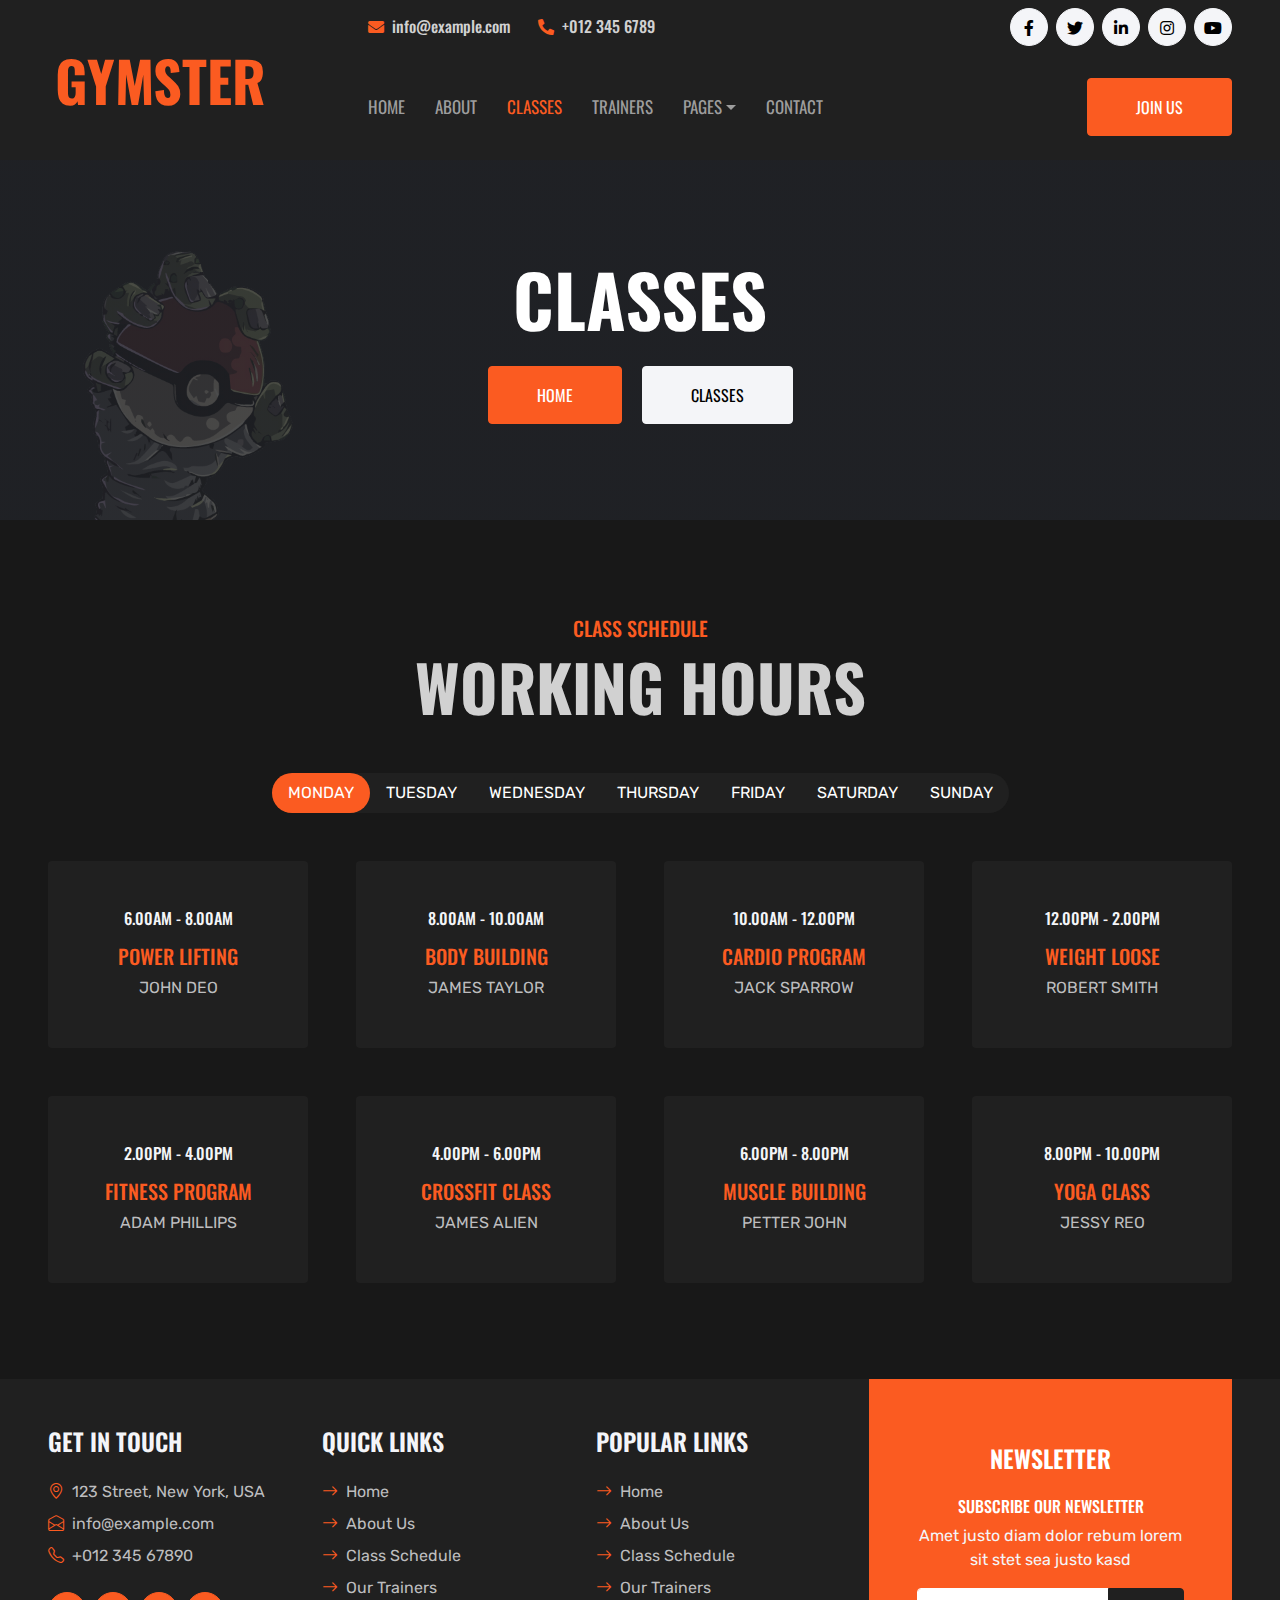
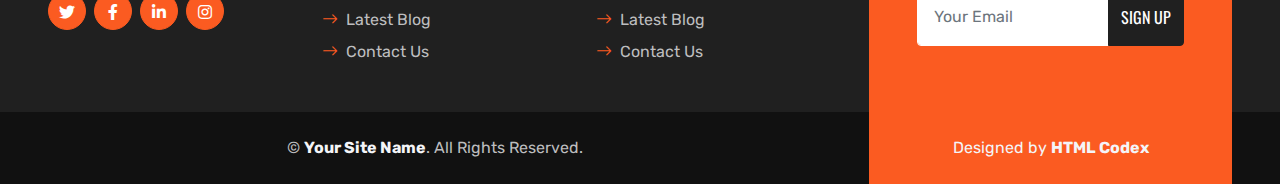
<file: class.html>
<!DOCTYPE html>
<html lang="en">

<head>
    <meta charset="utf-8">
    <title>GYMSTER - Gym HTML Template</title>
    <meta content="width=device-width, initial-scale=1.0" name="viewport">
    <meta content="Free HTML Templates" name="keywords">
    <meta content="Free HTML Templates" name="description">

    <!-- Favicon -->
    <link href="img/favicon.ico" rel="icon">

    <!-- Google Web Fonts -->
    <link rel="preconnect" href="https://fonts.gstatic.com">
    <link href="https://fonts.googleapis.com/css2?family=Oswald:wght@400;500;600;700&family=Rubik&display=swap" rel="stylesheet"> 

    <!-- Icon Font Stylesheet -->
    <link href="https://cdnjs.cloudflare.com/ajax/libs/font-awesome/5.15.0/css/all.min.css" rel="stylesheet">
    <link href="https://cdn.jsdelivr.net/npm/bootstrap-icons@1.4.1/font/bootstrap-icons.css" rel="stylesheet">
    <link href="lib/flaticon/font/flaticon.css" rel="stylesheet">

    <!-- Libraries Stylesheet -->
    <link href="lib/owlcarousel/assets/owl.carousel.min.css" rel="stylesheet">

    <!-- Customized Bootstrap Stylesheet -->
    <link href="css/bootstrap.min.css" rel="stylesheet">

    <!-- Template Stylesheet -->
    <link href="css/style.css" rel="stylesheet">
</head>

<body>
    <!-- Header Start -->
    <div class="container-fluid bg-dark px-0">
        <div class="row gx-0">
            <div class="col-lg-3 bg-dark d-none d-lg-block">
                <a href="index.html" class="navbar-brand w-100 h-100 m-0 p-0 d-flex align-items-center justify-content-center">
                    <h1 class="m-0 display-4 text-primary text-uppercase">Gymster</h1>
                </a>
            </div>
            <div class="col-lg-9">
                <div class="row gx-0 bg-secondary d-none d-lg-flex">
                    <div class="col-lg-7 px-5 text-start">
                        <div class="h-100 d-inline-flex align-items-center py-2 me-4">
                            <i class="fa fa-envelope text-primary me-2"></i>
                            <h6 class="mb-0">info@example.com</h6>
                        </div>
                        <div class="h-100 d-inline-flex align-items-center py-2">
                            <i class="fa fa-phone-alt text-primary me-2"></i>
                            <h6 class="mb-0">+012 345 6789</h6>
                        </div>
                    </div>
                    <div class="col-lg-5 px-5 text-end">
                        <div class="d-inline-flex align-items-center py-2">
                            <a class="btn btn-light btn-square rounded-circle me-2" href="">
                                <i class="fab fa-facebook-f"></i>
                            </a>
                            <a class="btn btn-light btn-square rounded-circle me-2" href="">
                                <i class="fab fa-twitter"></i>
                            </a>
                            <a class="btn btn-light btn-square rounded-circle me-2" href="">
                                <i class="fab fa-linkedin-in"></i>
                            </a>
                            <a class="btn btn-light btn-square rounded-circle me-2" href="">
                                <i class="fab fa-instagram"></i>
                            </a>
                            <a class="btn btn-light btn-square rounded-circle" href="">
                                <i class="fab fa-youtube"></i>
                            </a>
                        </div>
                    </div>
                </div>
                <nav class="navbar navbar-expand-lg bg-dark navbar-dark p-3 p-lg-0 px-lg-5">
                    <a href="index.html" class="navbar-brand d-block d-lg-none">
                        <h1 class="m-0 display-4 text-primary text-uppercase">Gymster</h1>
                    </a>
                    <button type="button" class="navbar-toggler" data-bs-toggle="collapse" data-bs-target="#navbarCollapse">
                        <span class="navbar-toggler-icon"></span>
                    </button>
                    <div class="collapse navbar-collapse justify-content-between" id="navbarCollapse">
                        <div class="navbar-nav mr-auto py-0">
                            <a href="index.html" class="nav-item nav-link">Home</a>
                            <a href="about.html" class="nav-item nav-link">About</a>
                            <a href="class.html" class="nav-item nav-link active">Classes</a>
                            <a href="team.html" class="nav-item nav-link">Trainers</a>
                            <div class="nav-item dropdown">
                                <a href="#" class="nav-link dropdown-toggle" data-bs-toggle="dropdown">Pages</a>
                                <div class="dropdown-menu rounded-0 m-0">
                                    <a href="blog.html" class="dropdown-item">Blog Grid</a>
                                    <a href="detail.html" class="dropdown-item">Blog Detail</a>
                                    <a href="testimonial.html" class="dropdown-item">Testimonial</a>
                                </div>
                            </div>
                            <a href="contact.html" class="nav-item nav-link">Contact</a>
                        </div>
                        <a href="" class="btn btn-primary py-md-3 px-md-5 d-none d-lg-block">Join Us</a>
                    </div>
                </nav>
            </div>
        </div>
    </div>
    <!-- Header End -->


    <!-- Hero Start -->
    <div class="container-fluid bg-primary p-5 bg-hero mb-5">
        <div class="row py-5">
            <div class="col-12 text-center">
                <h1 class="display-2 text-uppercase text-white mb-md-4">Classes</h1>
                <a href="" class="btn btn-primary py-md-3 px-md-5 me-3">Home</a>
                <a href="" class="btn btn-light py-md-3 px-md-5">Classes</a>
            </div>
        </div>
    </div>
    <!-- Hero End -->


    <!-- Class Timetable Start -->
    <div class="container-fluid p-5">
        <div class="mb-5 text-center">
            <h5 class="text-primary text-uppercase">Class Schedule</h5>
            <h1 class="display-3 text-uppercase mb-0">Working Hours</h1>
        </div>
        <div class="tab-class text-center">
            <ul class="nav nav-pills d-inline-flex justify-content-center bg-dark text-uppercase rounded-pill mb-5">
                <li class="nav-item">
                    <a class="nav-link rounded-pill text-white active" data-bs-toggle="pill" href="#tab-1">Monday</a>
                </li>
                <li class="nav-item">
                    <a class="nav-link rounded-pill text-white" data-bs-toggle="pill" href="#tab-2">Tuesday</a>
                </li>
                <li class="nav-item">
                    <a class="nav-link rounded-pill text-white" data-bs-toggle="pill" href="#tab-3">Wednesday</a>
                </li>
                <li class="nav-item">
                    <a class="nav-link rounded-pill text-white" data-bs-toggle="pill" href="#tab-4">Thursday</a>
                </li>
                <li class="nav-item">
                    <a class="nav-link rounded-pill text-white" data-bs-toggle="pill" href="#tab-5">Friday</a>
                </li>
                <li class="nav-item">
                    <a class="nav-link rounded-pill text-white" data-bs-toggle="pill" href="#tab-6">Saturday</a>
                </li>
                <li class="nav-item">
                    <a class="nav-link rounded-pill text-white" data-bs-toggle="pill" href="#tab-7">Sunday</a>
                </li>
            </ul>
            <div class="tab-content">
                <div id="tab-1" class="tab-pane fade show p-0 active">
                    <div class="row g-5">
                        <div class="col-lg-3 col-md-4 col-sm-6">
                            <div class="bg-dark rounded text-center py-5 px-3">
                                <h6 class="text-uppercase text-light mb-3">6.00am - 8.00am</h6>
                                <h5 class="text-uppercase text-primary">Power Lifting</h5>
                                <p class="text-uppercase text-secondary mb-0">John Deo</p>
                            </div>
                        </div>
                        <div class="col-lg-3 col-md-4 col-sm-6">
                            <div class="bg-dark rounded text-center py-5 px-3">
                                <h6 class="text-uppercase text-light mb-3">8.00am - 10.00am</h6>
                                <h5 class="text-uppercase text-primary">Body Building</h5>
                                <p class="text-uppercase text-secondary mb-0">James Taylor</p>
                            </div>
                        </div>
                        <div class="col-lg-3 col-md-4 col-sm-6">
                            <div class="bg-dark rounded text-center py-5 px-3">
                                <h6 class="text-uppercase text-light mb-3">10.00am - 12.00pm</h6>
                                <h5 class="text-uppercase text-primary">Cardio Program</h5>
                                <p class="text-uppercase text-secondary mb-0">Jack Sparrow</p>
                            </div>
                        </div>
                        <div class="col-lg-3 col-md-4 col-sm-6">
                            <div class="bg-dark rounded text-center py-5 px-3">
                                <h6 class="text-uppercase text-light mb-3">12.00pm - 2.00pm</h6>
                                <h5 class="text-uppercase text-primary">Weight Loose</h5>
                                <p class="text-uppercase text-secondary mb-0">Robert Smith</p>
                            </div>
                        </div>
                        <div class="col-lg-3 col-md-4 col-sm-6">
                            <div class="bg-dark rounded text-center py-5 px-3">
                                <h6 class="text-uppercase text-light mb-3">2.00pm - 4.00pm</h6>
                                <h5 class="text-uppercase text-primary">Fitness Program</h5>
                                <p class="text-uppercase text-secondary mb-0">Adam Phillips</p>
                            </div>
                        </div>
                        <div class="col-lg-3 col-md-4 col-sm-6">
                            <div class="bg-dark rounded text-center py-5 px-3">
                                <h6 class="text-uppercase text-light mb-3">4.00pm - 6.00pm</h6>
                                <h5 class="text-uppercase text-primary">Crossfit Class</h5>
                                <p class="text-uppercase text-secondary mb-0">James Alien</p>
                            </div>
                        </div>
                        <div class="col-lg-3 col-md-4 col-sm-6">
                            <div class="bg-dark rounded text-center py-5 px-3">
                                <h6 class="text-uppercase text-light mb-3">6.00pm - 8.00pm</h6>
                                <h5 class="text-uppercase text-primary">Muscle Building</h5>
                                <p class="text-uppercase text-secondary mb-0">Petter John</p>
                            </div>
                        </div>
                        <div class="col-lg-3 col-md-4 col-sm-6">
                            <div class="bg-dark rounded text-center py-5 px-3">
                                <h6 class="text-uppercase text-light mb-3">8.00pm - 10.00pm</h6>
                                <h5 class="text-uppercase text-primary">Yoga Class</h5>
                                <p class="text-uppercase text-secondary mb-0">Jessy Reo</p>
                            </div>
                        </div>
                    </div>
                </div>
                <div id="tab-2" class="tab-pane fade p-0">
                    <div class="row g-5">
                        <div class="col-lg-3 col-md-4 col-sm-6">
                            <div class="bg-dark rounded text-center py-5 px-3">
                                <h6 class="text-uppercase text-light mb-3">6.00am - 8.00am</h6>
                                <h5 class="text-uppercase text-primary">Power Lifting</h5>
                                <p class="text-uppercase text-secondary mb-0">John Deo</p>
                            </div>
                        </div>
                        <div class="col-lg-3 col-md-4 col-sm-6">
                            <div class="bg-dark rounded text-center py-5 px-3">
                                <h6 class="text-uppercase text-light mb-3">8.00am - 10.00am</h6>
                                <h5 class="text-uppercase text-primary">Body Building</h5>
                                <p class="text-uppercase text-secondary mb-0">James Taylor</p>
                            </div>
                        </div>
                        <div class="col-lg-3 col-md-4 col-sm-6">
                            <div class="bg-dark rounded text-center py-5 px-3">
                                <h6 class="text-uppercase text-light mb-3">10.00am - 12.00pm</h6>
                                <h5 class="text-uppercase text-primary">Cardio Program</h5>
                                <p class="text-uppercase text-secondary mb-0">Jack Sparrow</p>
                            </div>
                        </div>
                        <div class="col-lg-3 col-md-4 col-sm-6">
                            <div class="bg-dark rounded text-center py-5 px-3">
                                <h6 class="text-uppercase text-light mb-3">12.00pm - 2.00pm</h6>
                                <h5 class="text-uppercase text-primary">Weight Loose</h5>
                                <p class="text-uppercase text-secondary mb-0">Robert Smith</p>
                            </div>
                        </div>
                        <div class="col-lg-3 col-md-4 col-sm-6">
                            <div class="bg-dark rounded text-center py-5 px-3">
                                <h6 class="text-uppercase text-light mb-3">2.00pm - 4.00pm</h6>
                                <h5 class="text-uppercase text-primary">Fitness Program</h5>
                                <p class="text-uppercase text-secondary mb-0">Adam Phillips</p>
                            </div>
                        </div>
                        <div class="col-lg-3 col-md-4 col-sm-6">
                            <div class="bg-dark rounded text-center py-5 px-3">
                                <h6 class="text-uppercase text-light mb-3">4.00pm - 6.00pm</h6>
                                <h5 class="text-uppercase text-primary">Crossfit Class</h5>
                                <p class="text-uppercase text-secondary mb-0">James Alien</p>
                            </div>
                        </div>
                        <div class="col-lg-3 col-md-4 col-sm-6">
                            <div class="bg-dark rounded text-center py-5 px-3">
                                <h6 class="text-uppercase text-light mb-3">6.00pm - 8.00pm</h6>
                                <h5 class="text-uppercase text-primary">Muscle Building</h5>
                                <p class="text-uppercase text-secondary mb-0">Petter John</p>
                            </div>
                        </div>
                        <div class="col-lg-3 col-md-4 col-sm-6">
                            <div class="bg-dark rounded text-center py-5 px-3">
                                <h6 class="text-uppercase text-light mb-3">8.00pm - 10.00pm</h6>
                                <h5 class="text-uppercase text-primary">Yoga Class</h5>
                                <p class="text-uppercase text-secondary mb-0">Jessy Reo</p>
                            </div>
                        </div>
                    </div>
                </div>
                <div id="tab-3" class="tab-pane fade p-0">
                    <div class="row g-5">
                        <div class="col-lg-3 col-md-4 col-sm-6">
                            <div class="bg-dark rounded text-center py-5 px-3">
                                <h6 class="text-uppercase text-light mb-3">6.00am - 8.00am</h6>
                                <h5 class="text-uppercase text-primary">Power Lifting</h5>
                                <p class="text-uppercase text-secondary mb-0">John Deo</p>
                            </div>
                        </div>
                        <div class="col-lg-3 col-md-4 col-sm-6">
                            <div class="bg-dark rounded text-center py-5 px-3">
                                <h6 class="text-uppercase text-light mb-3">8.00am - 10.00am</h6>
                                <h5 class="text-uppercase text-primary">Body Building</h5>
                                <p class="text-uppercase text-secondary mb-0">James Taylor</p>
                            </div>
                        </div>
                        <div class="col-lg-3 col-md-4 col-sm-6">
                            <div class="bg-dark rounded text-center py-5 px-3">
                                <h6 class="text-uppercase text-light mb-3">10.00am - 12.00pm</h6>
                                <h5 class="text-uppercase text-primary">Cardio Program</h5>
                                <p class="text-uppercase text-secondary mb-0">Jack Sparrow</p>
                            </div>
                        </div>
                        <div class="col-lg-3 col-md-4 col-sm-6">
                            <div class="bg-dark rounded text-center py-5 px-3">
                                <h6 class="text-uppercase text-light mb-3">12.00pm - 2.00pm</h6>
                                <h5 class="text-uppercase text-primary">Weight Loose</h5>
                                <p class="text-uppercase text-secondary mb-0">Robert Smith</p>
                            </div>
                        </div>
                        <div class="col-lg-3 col-md-4 col-sm-6">
                            <div class="bg-dark rounded text-center py-5 px-3">
                                <h6 class="text-uppercase text-light mb-3">2.00pm - 4.00pm</h6>
                                <h5 class="text-uppercase text-primary">Fitness Program</h5>
                                <p class="text-uppercase text-secondary mb-0">Adam Phillips</p>
                            </div>
                        </div>
                        <div class="col-lg-3 col-md-4 col-sm-6">
                            <div class="bg-dark rounded text-center py-5 px-3">
                                <h6 class="text-uppercase text-light mb-3">4.00pm - 6.00pm</h6>
                                <h5 class="text-uppercase text-primary">Crossfit Class</h5>
                                <p class="text-uppercase text-secondary mb-0">James Alien</p>
                            </div>
                        </div>
                        <div class="col-lg-3 col-md-4 col-sm-6">
                            <div class="bg-dark rounded text-center py-5 px-3">
                                <h6 class="text-uppercase text-light mb-3">6.00pm - 8.00pm</h6>
                                <h5 class="text-uppercase text-primary">Muscle Building</h5>
                                <p class="text-uppercase text-secondary mb-0">Petter John</p>
                            </div>
                        </div>
                        <div class="col-lg-3 col-md-4 col-sm-6">
                            <div class="bg-dark rounded text-center py-5 px-3">
                                <h6 class="text-uppercase text-light mb-3">8.00pm - 10.00pm</h6>
                                <h5 class="text-uppercase text-primary">Yoga Class</h5>
                                <p class="text-uppercase text-secondary mb-0">Jessy Reo</p>
                            </div>
                        </div>
                    </div>
                </div>
                <div id="tab-4" class="tab-pane fade p-0">
                    <div class="row g-5">
                        <div class="col-lg-3 col-md-4 col-sm-6">
                            <div class="bg-dark rounded text-center py-5 px-3">
                                <h6 class="text-uppercase text-light mb-3">6.00am - 8.00am</h6>
                                <h5 class="text-uppercase text-primary">Power Lifting</h5>
                                <p class="text-uppercase text-secondary mb-0">John Deo</p>
                            </div>
                        </div>
                        <div class="col-lg-3 col-md-4 col-sm-6">
                            <div class="bg-dark rounded text-center py-5 px-3">
                                <h6 class="text-uppercase text-light mb-3">8.00am - 10.00am</h6>
                                <h5 class="text-uppercase text-primary">Body Building</h5>
                                <p class="text-uppercase text-secondary mb-0">James Taylor</p>
                            </div>
                        </div>
                        <div class="col-lg-3 col-md-4 col-sm-6">
                            <div class="bg-dark rounded text-center py-5 px-3">
                                <h6 class="text-uppercase text-light mb-3">10.00am - 12.00pm</h6>
                                <h5 class="text-uppercase text-primary">Cardio Program</h5>
                                <p class="text-uppercase text-secondary mb-0">Jack Sparrow</p>
                            </div>
                        </div>
                        <div class="col-lg-3 col-md-4 col-sm-6">
                            <div class="bg-dark rounded text-center py-5 px-3">
                                <h6 class="text-uppercase text-light mb-3">12.00pm - 2.00pm</h6>
                                <h5 class="text-uppercase text-primary">Weight Loose</h5>
                                <p class="text-uppercase text-secondary mb-0">Robert Smith</p>
                            </div>
                        </div>
                        <div class="col-lg-3 col-md-4 col-sm-6">
                            <div class="bg-dark rounded text-center py-5 px-3">
                                <h6 class="text-uppercase text-light mb-3">2.00pm - 4.00pm</h6>
                                <h5 class="text-uppercase text-primary">Fitness Program</h5>
                                <p class="text-uppercase text-secondary mb-0">Adam Phillips</p>
                            </div>
                        </div>
                        <div class="col-lg-3 col-md-4 col-sm-6">
                            <div class="bg-dark rounded text-center py-5 px-3">
                                <h6 class="text-uppercase text-light mb-3">4.00pm - 6.00pm</h6>
                                <h5 class="text-uppercase text-primary">Crossfit Class</h5>
                                <p class="text-uppercase text-secondary mb-0">James Alien</p>
                            </div>
                        </div>
                        <div class="col-lg-3 col-md-4 col-sm-6">
                            <div class="bg-dark rounded text-center py-5 px-3">
                                <h6 class="text-uppercase text-light mb-3">6.00pm - 8.00pm</h6>
                                <h5 class="text-uppercase text-primary">Muscle Building</h5>
                                <p class="text-uppercase text-secondary mb-0">Petter John</p>
                            </div>
                        </div>
                        <div class="col-lg-3 col-md-4 col-sm-6">
                            <div class="bg-dark rounded text-center py-5 px-3">
                                <h6 class="text-uppercase text-light mb-3">8.00pm - 10.00pm</h6>
                                <h5 class="text-uppercase text-primary">Yoga Class</h5>
                                <p class="text-uppercase text-secondary mb-0">Jessy Reo</p>
                            </div>
                        </div>
                    </div>
                </div>
                <div id="tab-5" class="tab-pane fade p-0">
                    <div class="row g-5">
                        <div class="col-lg-3 col-md-4 col-sm-6">
                            <div class="bg-dark rounded text-center py-5 px-3">
                                <h6 class="text-uppercase text-light mb-3">6.00am - 8.00am</h6>
                                <h5 class="text-uppercase text-primary">Power Lifting</h5>
                                <p class="text-uppercase text-secondary mb-0">John Deo</p>
                            </div>
                        </div>
                        <div class="col-lg-3 col-md-4 col-sm-6">
                            <div class="bg-dark rounded text-center py-5 px-3">
                                <h6 class="text-uppercase text-light mb-3">8.00am - 10.00am</h6>
                                <h5 class="text-uppercase text-primary">Body Building</h5>
                                <p class="text-uppercase text-secondary mb-0">James Taylor</p>
                            </div>
                        </div>
                        <div class="col-lg-3 col-md-4 col-sm-6">
                            <div class="bg-dark rounded text-center py-5 px-3">
                                <h6 class="text-uppercase text-light mb-3">10.00am - 12.00pm</h6>
                                <h5 class="text-uppercase text-primary">Cardio Program</h5>
                                <p class="text-uppercase text-secondary mb-0">Jack Sparrow</p>
                            </div>
                        </div>
                        <div class="col-lg-3 col-md-4 col-sm-6">
                            <div class="bg-dark rounded text-center py-5 px-3">
                                <h6 class="text-uppercase text-light mb-3">12.00pm - 2.00pm</h6>
                                <h5 class="text-uppercase text-primary">Weight Loose</h5>
                                <p class="text-uppercase text-secondary mb-0">Robert Smith</p>
                            </div>
                        </div>
                        <div class="col-lg-3 col-md-4 col-sm-6">
                            <div class="bg-dark rounded text-center py-5 px-3">
                                <h6 class="text-uppercase text-light mb-3">2.00pm - 4.00pm</h6>
                                <h5 class="text-uppercase text-primary">Fitness Program</h5>
                                <p class="text-uppercase text-secondary mb-0">Adam Phillips</p>
                            </div>
                        </div>
                        <div class="col-lg-3 col-md-4 col-sm-6">
                            <div class="bg-dark rounded text-center py-5 px-3">
                                <h6 class="text-uppercase text-light mb-3">4.00pm - 6.00pm</h6>
                                <h5 class="text-uppercase text-primary">Crossfit Class</h5>
                                <p class="text-uppercase text-secondary mb-0">James Alien</p>
                            </div>
                        </div>
                        <div class="col-lg-3 col-md-4 col-sm-6">
                            <div class="bg-dark rounded text-center py-5 px-3">
                                <h6 class="text-uppercase text-light mb-3">6.00pm - 8.00pm</h6>
                                <h5 class="text-uppercase text-primary">Muscle Building</h5>
                                <p class="text-uppercase text-secondary mb-0">Petter John</p>
                            </div>
                        </div>
                        <div class="col-lg-3 col-md-4 col-sm-6">
                            <div class="bg-dark rounded text-center py-5 px-3">
                                <h6 class="text-uppercase text-light mb-3">8.00pm - 10.00pm</h6>
                                <h5 class="text-uppercase text-primary">Yoga Class</h5>
                                <p class="text-uppercase text-secondary mb-0">Jessy Reo</p>
                            </div>
                        </div>
                    </div>
                </div>
                <div id="tab-6" class="tab-pane fade p-0">
                    <div class="row g-5">
                        <div class="col-lg-3 col-md-4 col-sm-6">
                            <div class="bg-dark rounded text-center py-5 px-3">
                                <h6 class="text-uppercase text-light mb-3">6.00am - 8.00am</h6>
                                <h5 class="text-uppercase text-primary">Power Lifting</h5>
                                <p class="text-uppercase text-secondary mb-0">John Deo</p>
                            </div>
                        </div>
                        <div class="col-lg-3 col-md-4 col-sm-6">
                            <div class="bg-dark rounded text-center py-5 px-3">
                                <h6 class="text-uppercase text-light mb-3">8.00am - 10.00am</h6>
                                <h5 class="text-uppercase text-primary">Body Building</h5>
                                <p class="text-uppercase text-secondary mb-0">James Taylor</p>
                            </div>
                        </div>
                        <div class="col-lg-3 col-md-4 col-sm-6">
                            <div class="bg-dark rounded text-center py-5 px-3">
                                <h6 class="text-uppercase text-light mb-3">10.00am - 12.00pm</h6>
                                <h5 class="text-uppercase text-primary">Cardio Program</h5>
                                <p class="text-uppercase text-secondary mb-0">Jack Sparrow</p>
                            </div>
                        </div>
                        <div class="col-lg-3 col-md-4 col-sm-6">
                            <div class="bg-dark rounded text-center py-5 px-3">
                                <h6 class="text-uppercase text-light mb-3">12.00pm - 2.00pm</h6>
                                <h5 class="text-uppercase text-primary">Weight Loose</h5>
                                <p class="text-uppercase text-secondary mb-0">Robert Smith</p>
                            </div>
                        </div>
                        <div class="col-lg-3 col-md-4 col-sm-6">
                            <div class="bg-dark rounded text-center py-5 px-3">
                                <h6 class="text-uppercase text-light mb-3">2.00pm - 4.00pm</h6>
                                <h5 class="text-uppercase text-primary">Fitness Program</h5>
                                <p class="text-uppercase text-secondary mb-0">Adam Phillips</p>
                            </div>
                        </div>
                        <div class="col-lg-3 col-md-4 col-sm-6">
                            <div class="bg-dark rounded text-center py-5 px-3">
                                <h6 class="text-uppercase text-light mb-3">4.00pm - 6.00pm</h6>
                                <h5 class="text-uppercase text-primary">Crossfit Class</h5>
                                <p class="text-uppercase text-secondary mb-0">James Alien</p>
                            </div>
                        </div>
                        <div class="col-lg-3 col-md-4 col-sm-6">
                            <div class="bg-dark rounded text-center py-5 px-3">
                                <h6 class="text-uppercase text-light mb-3">6.00pm - 8.00pm</h6>
                                <h5 class="text-uppercase text-primary">Muscle Building</h5>
                                <p class="text-uppercase text-secondary mb-0">Petter John</p>
                            </div>
                        </div>
                        <div class="col-lg-3 col-md-4 col-sm-6">
                            <div class="bg-dark rounded text-center py-5 px-3">
                                <h6 class="text-uppercase text-light mb-3">8.00pm - 10.00pm</h6>
                                <h5 class="text-uppercase text-primary">Yoga Class</h5>
                                <p class="text-uppercase text-secondary mb-0">Jessy Reo</p>
                            </div>
                        </div>
                    </div>
                </div>
                <div id="tab-7" class="tab-pane fade p-0">
                    <div class="row g-5">
                        <div class="col-lg-3 col-md-4 col-sm-6">
                            <div class="bg-dark rounded text-center py-5 px-3">
                                <h6 class="text-uppercase text-light mb-3">6.00am - 8.00am</h6>
                                <h5 class="text-uppercase text-primary">Power Lifting</h5>
                                <p class="text-uppercase text-secondary mb-0">John Deo</p>
                            </div>
                        </div>
                        <div class="col-lg-3 col-md-4 col-sm-6">
                            <div class="bg-dark rounded text-center py-5 px-3">
                                <h6 class="text-uppercase text-light mb-3">8.00am - 10.00am</h6>
                                <h5 class="text-uppercase text-primary">Body Building</h5>
                                <p class="text-uppercase text-secondary mb-0">James Taylor</p>
                            </div>
                        </div>
                        <div class="col-lg-3 col-md-4 col-sm-6">
                            <div class="bg-dark rounded text-center py-5 px-3">
                                <h6 class="text-uppercase text-light mb-3">10.00am - 12.00pm</h6>
                                <h5 class="text-uppercase text-primary">Cardio Program</h5>
                                <p class="text-uppercase text-secondary mb-0">Jack Sparrow</p>
                            </div>
                        </div>
                        <div class="col-lg-3 col-md-4 col-sm-6">
                            <div class="bg-dark rounded text-center py-5 px-3">
                                <h6 class="text-uppercase text-light mb-3">12.00pm - 2.00pm</h6>
                                <h5 class="text-uppercase text-primary">Weight Loose</h5>
                                <p class="text-uppercase text-secondary mb-0">Robert Smith</p>
                            </div>
                        </div>
                        <div class="col-lg-3 col-md-4 col-sm-6">
                            <div class="bg-dark rounded text-center py-5 px-3">
                                <h6 class="text-uppercase text-light mb-3">2.00pm - 4.00pm</h6>
                                <h5 class="text-uppercase text-primary">Fitness Program</h5>
                                <p class="text-uppercase text-secondary mb-0">Adam Phillips</p>
                            </div>
                        </div>
                        <div class="col-lg-3 col-md-4 col-sm-6">
                            <div class="bg-dark rounded text-center py-5 px-3">
                                <h6 class="text-uppercase text-light mb-3">4.00pm - 6.00pm</h6>
                                <h5 class="text-uppercase text-primary">Crossfit Class</h5>
                                <p class="text-uppercase text-secondary mb-0">James Alien</p>
                            </div>
                        </div>
                        <div class="col-lg-3 col-md-4 col-sm-6">
                            <div class="bg-dark rounded text-center py-5 px-3">
                                <h6 class="text-uppercase text-light mb-3">6.00pm - 8.00pm</h6>
                                <h5 class="text-uppercase text-primary">Muscle Building</h5>
                                <p class="text-uppercase text-secondary mb-0">Petter John</p>
                            </div>
                        </div>
                        <div class="col-lg-3 col-md-4 col-sm-6">
                            <div class="bg-dark rounded text-center py-5 px-3">
                                <h6 class="text-uppercase text-light mb-3">8.00pm - 10.00pm</h6>
                                <h5 class="text-uppercase text-primary">Yoga Class</h5>
                                <p class="text-uppercase text-secondary mb-0">Jessy Reo</p>
                            </div>
                        </div>
                    </div>
                </div>
            </div>
        </div>
    </div>
    <!-- Class Timetable Start -->
    

    <!-- Footer Start -->
    <div class="container-fluid bg-dark text-secondary px-5 mt-5">
        <div class="row gx-5">
            <div class="col-lg-8 col-md-6">
                <div class="row gx-5">
                    <div class="col-lg-4 col-md-12 pt-5 mb-5">
                        <h4 class="text-uppercase text-light mb-4">Get In Touch</h4>
                        <div class="d-flex mb-2">
                            <i class="bi bi-geo-alt text-primary me-2"></i>
                            <p class="mb-0">123 Street, New York, USA</p>
                        </div>
                        <div class="d-flex mb-2">
                            <i class="bi bi-envelope-open text-primary me-2"></i>
                            <p class="mb-0">info@example.com</p>
                        </div>
                        <div class="d-flex mb-2">
                            <i class="bi bi-telephone text-primary me-2"></i>
                            <p class="mb-0">+012 345 67890</p>
                        </div>
                        <div class="d-flex mt-4">
                            <a class="btn btn-primary btn-square rounded-circle me-2" href="#"><i class="fab fa-twitter"></i></a>
                            <a class="btn btn-primary btn-square rounded-circle me-2" href="#"><i class="fab fa-facebook-f"></i></a>
                            <a class="btn btn-primary btn-square rounded-circle me-2" href="#"><i class="fab fa-linkedin-in"></i></a>
                            <a class="btn btn-primary btn-square rounded-circle" href="#"><i class="fab fa-instagram"></i></a>
                        </div>
                    </div>
                    <div class="col-lg-4 col-md-12 pt-0 pt-lg-5 mb-5">
                        <h4 class="text-uppercase text-light mb-4">Quick Links</h4>
                        <div class="d-flex flex-column justify-content-start">
                            <a class="text-secondary mb-2" href="#"><i class="bi bi-arrow-right text-primary me-2"></i>Home</a>
                            <a class="text-secondary mb-2" href="#"><i class="bi bi-arrow-right text-primary me-2"></i>About Us</a>
                            <a class="text-secondary mb-2" href="#"><i class="bi bi-arrow-right text-primary me-2"></i>Class Schedule</a>
                            <a class="text-secondary mb-2" href="#"><i class="bi bi-arrow-right text-primary me-2"></i>Our Trainers</a>
                            <a class="text-secondary mb-2" href="#"><i class="bi bi-arrow-right text-primary me-2"></i>Latest Blog</a>
                            <a class="text-secondary" href="#"><i class="bi bi-arrow-right text-primary me-2"></i>Contact Us</a>
                        </div>
                    </div>
                    <div class="col-lg-4 col-md-12 pt-0 pt-lg-5 mb-5">
                        <h4 class="text-uppercase text-light mb-4">Popular Links</h4>
                        <div class="d-flex flex-column justify-content-start">
                            <a class="text-secondary mb-2" href="#"><i class="bi bi-arrow-right text-primary me-2"></i>Home</a>
                            <a class="text-secondary mb-2" href="#"><i class="bi bi-arrow-right text-primary me-2"></i>About Us</a>
                            <a class="text-secondary mb-2" href="#"><i class="bi bi-arrow-right text-primary me-2"></i>Class Schedule</a>
                            <a class="text-secondary mb-2" href="#"><i class="bi bi-arrow-right text-primary me-2"></i>Our Trainers</a>
                            <a class="text-secondary mb-2" href="#"><i class="bi bi-arrow-right text-primary me-2"></i>Latest Blog</a>
                            <a class="text-secondary" href="#"><i class="bi bi-arrow-right text-primary me-2"></i>Contact Us</a>
                        </div>
                    </div>
                </div>
            </div>
            <div class="col-lg-4 col-md-6">
                <div class="d-flex flex-column align-items-center justify-content-center text-center h-100 bg-primary p-5">
                    <h4 class="text-uppercase text-white mb-4">Newsletter</h4>
                    <h6 class="text-uppercase text-white">Subscribe Our Newsletter</h6>
                    <p class="text-light">Amet justo diam dolor rebum lorem sit stet sea justo kasd</p>
                    <form action="">
                        <div class="input-group">
                            <input type="text" class="form-control border-white p-3" placeholder="Your Email">
                            <button class="btn btn-dark">Sign Up</button>
                        </div>
                    </form>
                </div>
            </div>
        </div>
    </div>
    <div class="container-fluid py-4 py-lg-0 px-5" style="background: #111111;">
        <div class="row gx-5">
            <div class="col-lg-8">
                <div class="py-lg-4 text-center">
                    <p class="text-secondary mb-0">&copy; <a class="text-light fw-bold" href="#">Your Site Name</a>. All Rights Reserved.</p>
                </div>
            </div>
            <div class="col-lg-4">
                <div class="py-lg-4 text-center credit">
                    <p class="text-light mb-0">Designed by <a class="text-light fw-bold" href="https://htmlcodex.com">HTML Codex</a></p>
                </div>
            </div>
        </div>
    </div>
    <!-- Footer End -->


    <!-- Back to Top -->
    <a href="#" class="btn btn-dark py-3 fs-4 back-to-top"><i class="bi bi-arrow-up"></i></a>


    <!-- JavaScript Libraries -->
    <script src="https://code.jquery.com/jquery-3.4.1.min.js"></script>
    <script src="https://cdn.jsdelivr.net/npm/bootstrap@5.0.0/dist/js/bootstrap.bundle.min.js"></script>
    <script src="lib/easing/easing.min.js"></script>
    <script src="lib/waypoints/waypoints.min.js"></script>
    <script src="lib/counterup/counterup.min.js"></script>
    <script src="lib/owlcarousel/owl.carousel.min.js"></script>

    <!-- Template Javascript -->
    <script src="js/main.js"></script>
</body>

</html>
</file>
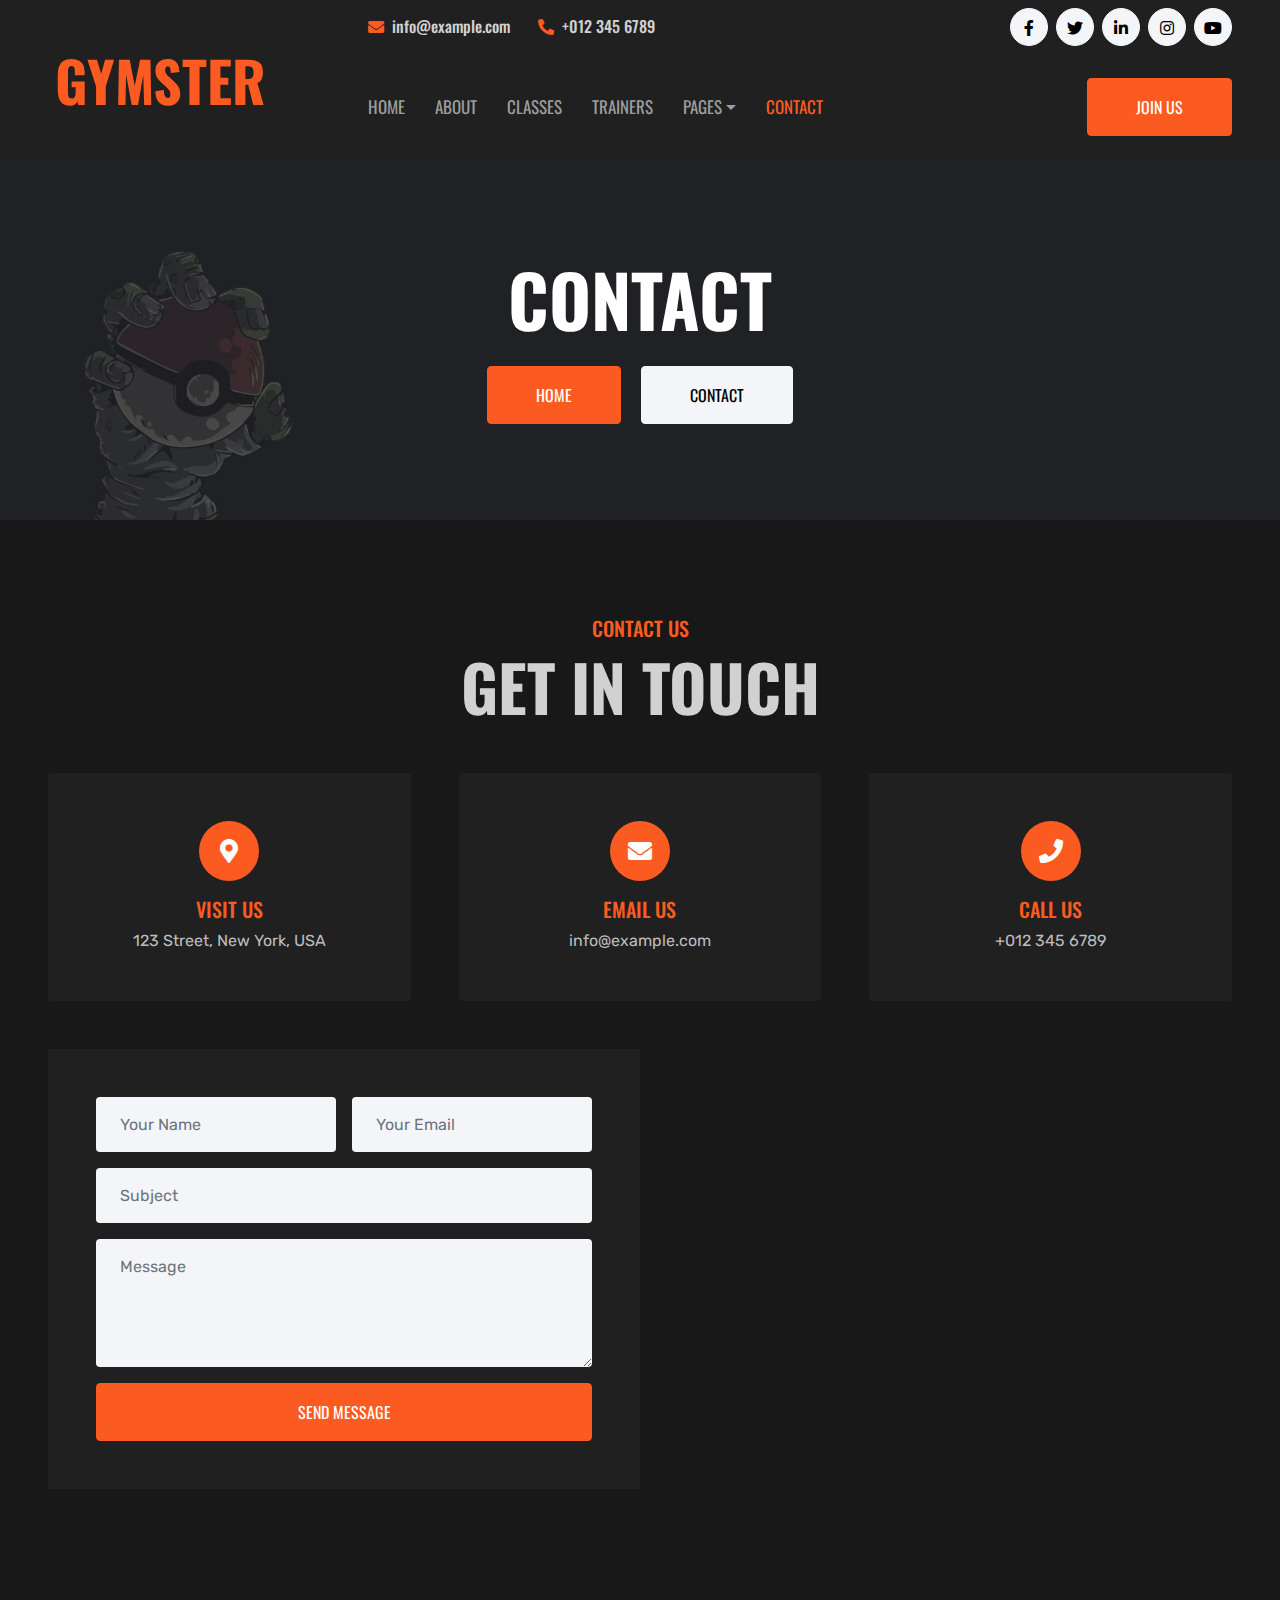
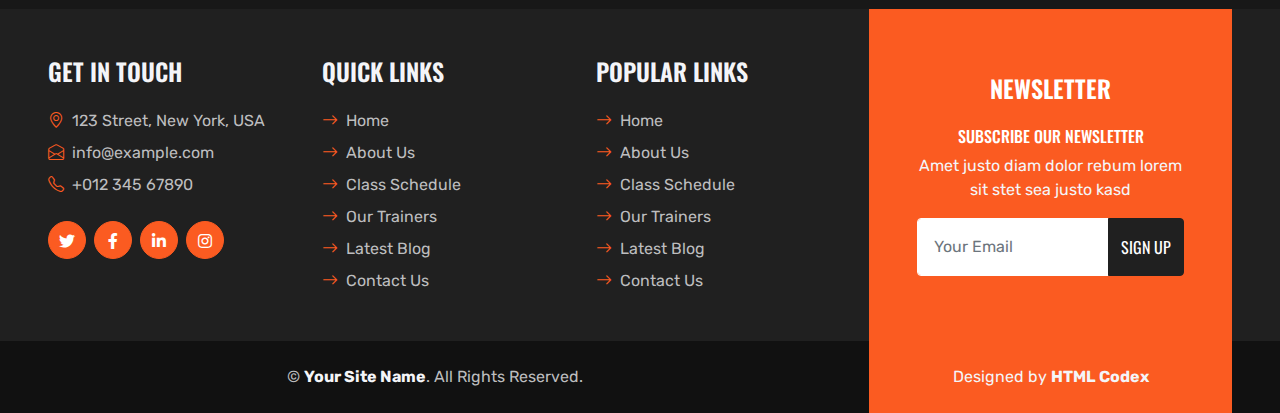
<file: contact.html>
<!DOCTYPE html>
<html lang="en">

<head>
    <meta charset="utf-8">
    <title>GYMSTER - Gym HTML Template</title>
    <meta content="width=device-width, initial-scale=1.0" name="viewport">
    <meta content="Free HTML Templates" name="keywords">
    <meta content="Free HTML Templates" name="description">

    <!-- Favicon -->
    <link href="img/favicon.ico" rel="icon">

    <!-- Google Web Fonts -->
    <link rel="preconnect" href="https://fonts.gstatic.com">
    <link href="https://fonts.googleapis.com/css2?family=Oswald:wght@400;500;600;700&family=Rubik&display=swap" rel="stylesheet"> 

    <!-- Icon Font Stylesheet -->
    <link href="https://cdnjs.cloudflare.com/ajax/libs/font-awesome/5.15.0/css/all.min.css" rel="stylesheet">
    <link href="https://cdn.jsdelivr.net/npm/bootstrap-icons@1.4.1/font/bootstrap-icons.css" rel="stylesheet">
    <link href="lib/flaticon/font/flaticon.css" rel="stylesheet">

    <!-- Libraries Stylesheet -->
    <link href="lib/owlcarousel/assets/owl.carousel.min.css" rel="stylesheet">

    <!-- Customized Bootstrap Stylesheet -->
    <link href="css/bootstrap.min.css" rel="stylesheet">

    <!-- Template Stylesheet -->
    <link href="css/style.css" rel="stylesheet">
</head>

<body>
    <!-- Header Start -->
    <div class="container-fluid bg-dark px-0">
        <div class="row gx-0">
            <div class="col-lg-3 bg-dark d-none d-lg-block">
                <a href="index.html" class="navbar-brand w-100 h-100 m-0 p-0 d-flex align-items-center justify-content-center">
                    <h1 class="m-0 display-4 text-primary text-uppercase">Gymster</h1>
                </a>
            </div>
            <div class="col-lg-9">
                <div class="row gx-0 bg-secondary d-none d-lg-flex">
                    <div class="col-lg-7 px-5 text-start">
                        <div class="h-100 d-inline-flex align-items-center py-2 me-4">
                            <i class="fa fa-envelope text-primary me-2"></i>
                            <h6 class="mb-0">info@example.com</h6>
                        </div>
                        <div class="h-100 d-inline-flex align-items-center py-2">
                            <i class="fa fa-phone-alt text-primary me-2"></i>
                            <h6 class="mb-0">+012 345 6789</h6>
                        </div>
                    </div>
                    <div class="col-lg-5 px-5 text-end">
                        <div class="d-inline-flex align-items-center py-2">
                            <a class="btn btn-light btn-square rounded-circle me-2" href="">
                                <i class="fab fa-facebook-f"></i>
                            </a>
                            <a class="btn btn-light btn-square rounded-circle me-2" href="">
                                <i class="fab fa-twitter"></i>
                            </a>
                            <a class="btn btn-light btn-square rounded-circle me-2" href="">
                                <i class="fab fa-linkedin-in"></i>
                            </a>
                            <a class="btn btn-light btn-square rounded-circle me-2" href="">
                                <i class="fab fa-instagram"></i>
                            </a>
                            <a class="btn btn-light btn-square rounded-circle" href="">
                                <i class="fab fa-youtube"></i>
                            </a>
                        </div>
                    </div>
                </div>
                <nav class="navbar navbar-expand-lg bg-dark navbar-dark p-3 p-lg-0 px-lg-5">
                    <a href="index.html" class="navbar-brand d-block d-lg-none">
                        <h1 class="m-0 display-4 text-primary text-uppercase">Gymster</h1>
                    </a>
                    <button type="button" class="navbar-toggler" data-bs-toggle="collapse" data-bs-target="#navbarCollapse">
                        <span class="navbar-toggler-icon"></span>
                    </button>
                    <div class="collapse navbar-collapse justify-content-between" id="navbarCollapse">
                        <div class="navbar-nav mr-auto py-0">
                            <a href="index.html" class="nav-item nav-link">Home</a>
                            <a href="about.html" class="nav-item nav-link">About</a>
                            <a href="class.html" class="nav-item nav-link">Classes</a>
                            <a href="team.html" class="nav-item nav-link">Trainers</a>
                            <div class="nav-item dropdown">
                                <a href="#" class="nav-link dropdown-toggle" data-bs-toggle="dropdown">Pages</a>
                                <div class="dropdown-menu rounded-0 m-0">
                                    <a href="blog.html" class="dropdown-item">Blog Grid</a>
                                    <a href="detail.html" class="dropdown-item">Blog Detail</a>
                                    <a href="testimonial.html" class="dropdown-item">Testimonial</a>
                                </div>
                            </div>
                            <a href="contact.html" class="nav-item nav-link active">Contact</a>
                        </div>
                        <a href="" class="btn btn-primary py-md-3 px-md-5 d-none d-lg-block">Join Us</a>
                    </div>
                </nav>
            </div>
        </div>
    </div>
    <!-- Header End -->


    <!-- Hero Start -->
    <div class="container-fluid bg-primary p-5 bg-hero mb-5">
        <div class="row py-5">
            <div class="col-12 text-center">
                <h1 class="display-2 text-uppercase text-white mb-md-4">Contact</h1>
                <a href="" class="btn btn-primary py-md-3 px-md-5 me-3">Home</a>
                <a href="" class="btn btn-light py-md-3 px-md-5">Contact</a>
            </div>
        </div>
    </div>
    <!-- Hero End -->


    <!-- Contact Start -->
    <div class="container-fluid p-5">
        <div class="mb-5 text-center">
            <h5 class="text-primary text-uppercase">Contact Us</h5>
            <h1 class="display-3 text-uppercase mb-0">Get In Touch</h1>
        </div>
        <div class="row g-5 mb-5">
            <div class="col-lg-4">
                <div class="d-flex flex-column align-items-center bg-dark rounded text-center py-5 px-3">
                    <div class="bg-primary rounded-circle d-flex align-items-center justify-content-center mb-3" style="width: 60px; height: 60px;">
                        <i class="fa fa-map-marker-alt fs-4 text-white"></i>
                    </div>
                    <h5 class="text-uppercase text-primary">Visit Us</h5>
                    <p class="text-secondary mb-0">123 Street, New York, USA</p>
                </div>
            </div>
            <div class="col-lg-4">
                <div class="d-flex flex-column align-items-center bg-dark rounded text-center py-5 px-3">
                    <div class="bg-primary rounded-circle d-flex align-items-center justify-content-center mb-3" style="width: 60px; height: 60px;">
                        <i class="fa fa-envelope fs-4 text-white"></i>
                    </div>
                    <h5 class="text-uppercase text-primary">Email Us</h5>
                    <p class="text-secondary mb-0">info@example.com</p>
                </div>
            </div>
            <div class="col-lg-4">
                <div class="d-flex flex-column align-items-center bg-dark rounded text-center py-5 px-3">
                    <div class="bg-primary rounded-circle d-flex align-items-center justify-content-center mb-3" style="width: 60px; height: 60px;">
                        <i class="fa fa-phone fs-4 text-white"></i>
                    </div>
                    <h5 class="text-uppercase text-primary">Call Us</h5>
                    <p class="text-secondary mb-0">+012 345 6789</p>
                </div>
            </div>
        </div>
        <div class="row g-0">
            <div class="col-lg-6">
                <div class="bg-dark p-5">
                    <form>
                        <div class="row g-3">
                            <div class="col-6">
                                <input type="text" class="form-control bg-light border-0 px-4" placeholder="Your Name" style="height: 55px;">
                            </div>
                            <div class="col-6">
                                <input type="email" class="form-control bg-light border-0 px-4" placeholder="Your Email" style="height: 55px;">
                            </div>
                            <div class="col-12">
                                <input type="text" class="form-control bg-light border-0 px-4" placeholder="Subject" style="height: 55px;">
                            </div>
                            <div class="col-12">
                                <textarea class="form-control bg-light border-0 px-4 py-3" rows="4" placeholder="Message"></textarea>
                            </div>
                            <div class="col-12">
                                <button class="btn btn-primary w-100 py-3" type="submit">Send Message</button>
                            </div>
                        </div>
                    </form>
                </div>
            </div>
            <div class="col-lg-6">
                <iframe class="w-100"
                    src="https://www.google.com/maps/embed?pb=!1m18!1m12!1m3!1d3001156.4288297426!2d-78.01371936852176!3d42.72876761954724!2m3!1f0!2f0!3f0!3m2!1i1024!2i768!4f13.1!3m3!1m2!1s0x4ccc4bf0f123a5a9%3A0xddcfc6c1de189567!2sNew%20York%2C%20USA!5e0!3m2!1sen!2sbd!4v1603794290143!5m2!1sen!2sbd"
                    frameborder="0" style="height: 457px; border:0;" allowfullscreen="" aria-hidden="false"
                    tabindex="0"></iframe>
            </div>
        </div>
    </div>
    <!-- Contact End -->


    <!-- Footer Start -->
    <div class="container-fluid bg-dark text-secondary px-5 mt-5">
        <div class="row gx-5">
            <div class="col-lg-8 col-md-6">
                <div class="row gx-5">
                    <div class="col-lg-4 col-md-12 pt-5 mb-5">
                        <h4 class="text-uppercase text-light mb-4">Get In Touch</h4>
                        <div class="d-flex mb-2">
                            <i class="bi bi-geo-alt text-primary me-2"></i>
                            <p class="mb-0">123 Street, New York, USA</p>
                        </div>
                        <div class="d-flex mb-2">
                            <i class="bi bi-envelope-open text-primary me-2"></i>
                            <p class="mb-0">info@example.com</p>
                        </div>
                        <div class="d-flex mb-2">
                            <i class="bi bi-telephone text-primary me-2"></i>
                            <p class="mb-0">+012 345 67890</p>
                        </div>
                        <div class="d-flex mt-4">
                            <a class="btn btn-primary btn-square rounded-circle me-2" href="#"><i class="fab fa-twitter"></i></a>
                            <a class="btn btn-primary btn-square rounded-circle me-2" href="#"><i class="fab fa-facebook-f"></i></a>
                            <a class="btn btn-primary btn-square rounded-circle me-2" href="#"><i class="fab fa-linkedin-in"></i></a>
                            <a class="btn btn-primary btn-square rounded-circle" href="#"><i class="fab fa-instagram"></i></a>
                        </div>
                    </div>
                    <div class="col-lg-4 col-md-12 pt-0 pt-lg-5 mb-5">
                        <h4 class="text-uppercase text-light mb-4">Quick Links</h4>
                        <div class="d-flex flex-column justify-content-start">
                            <a class="text-secondary mb-2" href="#"><i class="bi bi-arrow-right text-primary me-2"></i>Home</a>
                            <a class="text-secondary mb-2" href="#"><i class="bi bi-arrow-right text-primary me-2"></i>About Us</a>
                            <a class="text-secondary mb-2" href="#"><i class="bi bi-arrow-right text-primary me-2"></i>Class Schedule</a>
                            <a class="text-secondary mb-2" href="#"><i class="bi bi-arrow-right text-primary me-2"></i>Our Trainers</a>
                            <a class="text-secondary mb-2" href="#"><i class="bi bi-arrow-right text-primary me-2"></i>Latest Blog</a>
                            <a class="text-secondary" href="#"><i class="bi bi-arrow-right text-primary me-2"></i>Contact Us</a>
                        </div>
                    </div>
                    <div class="col-lg-4 col-md-12 pt-0 pt-lg-5 mb-5">
                        <h4 class="text-uppercase text-light mb-4">Popular Links</h4>
                        <div class="d-flex flex-column justify-content-start">
                            <a class="text-secondary mb-2" href="#"><i class="bi bi-arrow-right text-primary me-2"></i>Home</a>
                            <a class="text-secondary mb-2" href="#"><i class="bi bi-arrow-right text-primary me-2"></i>About Us</a>
                            <a class="text-secondary mb-2" href="#"><i class="bi bi-arrow-right text-primary me-2"></i>Class Schedule</a>
                            <a class="text-secondary mb-2" href="#"><i class="bi bi-arrow-right text-primary me-2"></i>Our Trainers</a>
                            <a class="text-secondary mb-2" href="#"><i class="bi bi-arrow-right text-primary me-2"></i>Latest Blog</a>
                            <a class="text-secondary" href="#"><i class="bi bi-arrow-right text-primary me-2"></i>Contact Us</a>
                        </div>
                    </div>
                </div>
            </div>
            <div class="col-lg-4 col-md-6">
                <div class="d-flex flex-column align-items-center justify-content-center text-center h-100 bg-primary p-5">
                    <h4 class="text-uppercase text-white mb-4">Newsletter</h4>
                    <h6 class="text-uppercase text-white">Subscribe Our Newsletter</h6>
                    <p class="text-light">Amet justo diam dolor rebum lorem sit stet sea justo kasd</p>
                    <form action="">
                        <div class="input-group">
                            <input type="text" class="form-control border-white p-3" placeholder="Your Email">
                            <button class="btn btn-dark">Sign Up</button>
                        </div>
                    </form>
                </div>
            </div>
        </div>
    </div>
    <div class="container-fluid py-4 py-lg-0 px-5" style="background: #111111;">
        <div class="row gx-5">
            <div class="col-lg-8">
                <div class="py-lg-4 text-center">
                    <p class="text-secondary mb-0">&copy; <a class="text-light fw-bold" href="#">Your Site Name</a>. All Rights Reserved.</p>
                </div>
            </div>
            <div class="col-lg-4">
                <div class="py-lg-4 text-center credit">
                    <p class="text-light mb-0">Designed by <a class="text-light fw-bold" href="https://htmlcodex.com">HTML Codex</a></p>
                </div>
            </div>
        </div>
    </div>
    <!-- Footer End -->


    <!-- Back to Top -->
    <a href="#" class="btn btn-dark py-3 fs-4 back-to-top"><i class="bi bi-arrow-up"></i></a>


    <!-- JavaScript Libraries -->
    <script src="https://code.jquery.com/jquery-3.4.1.min.js"></script>
    <script src="https://cdn.jsdelivr.net/npm/bootstrap@5.0.0/dist/js/bootstrap.bundle.min.js"></script>
    <script src="lib/easing/easing.min.js"></script>
    <script src="lib/waypoints/waypoints.min.js"></script>
    <script src="lib/counterup/counterup.min.js"></script>
    <script src="lib/owlcarousel/owl.carousel.min.js"></script>

    <!-- Template Javascript -->
    <script src="js/main.js"></script>
</body>

</html>
</file>
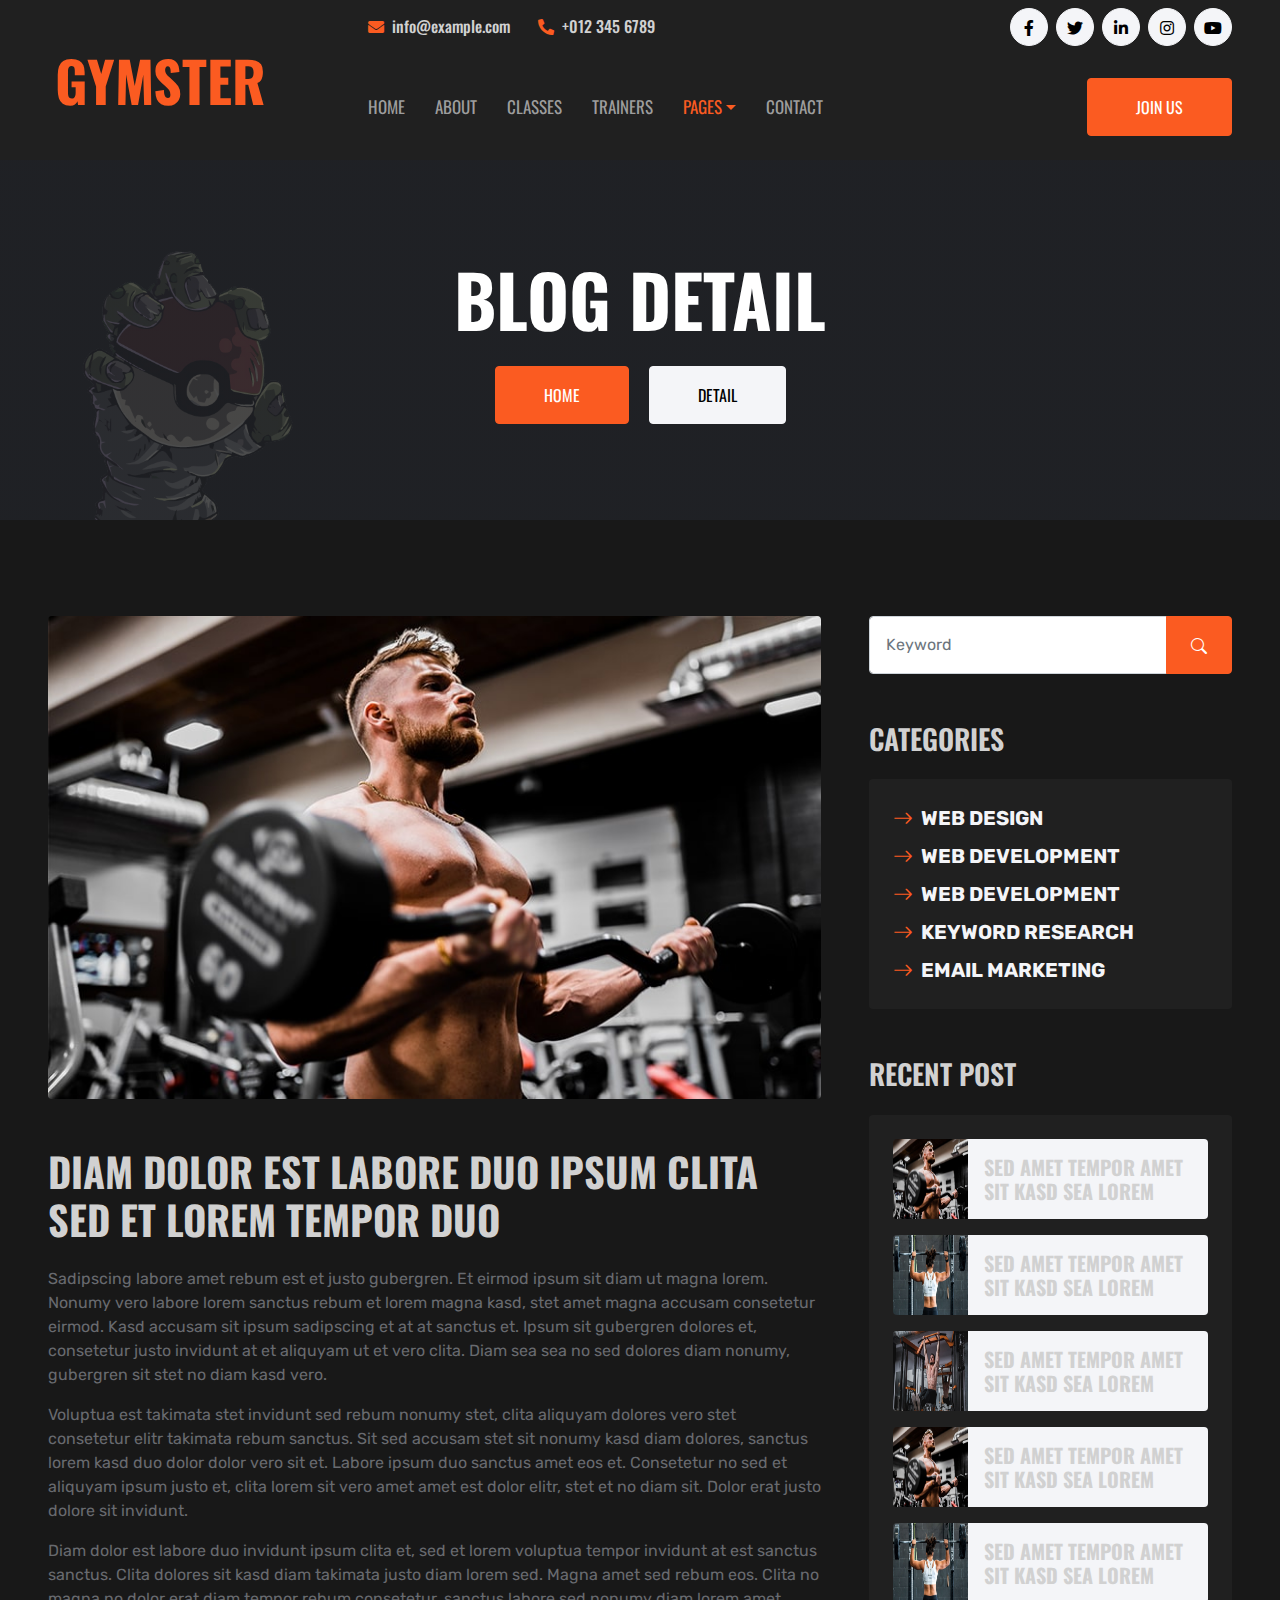
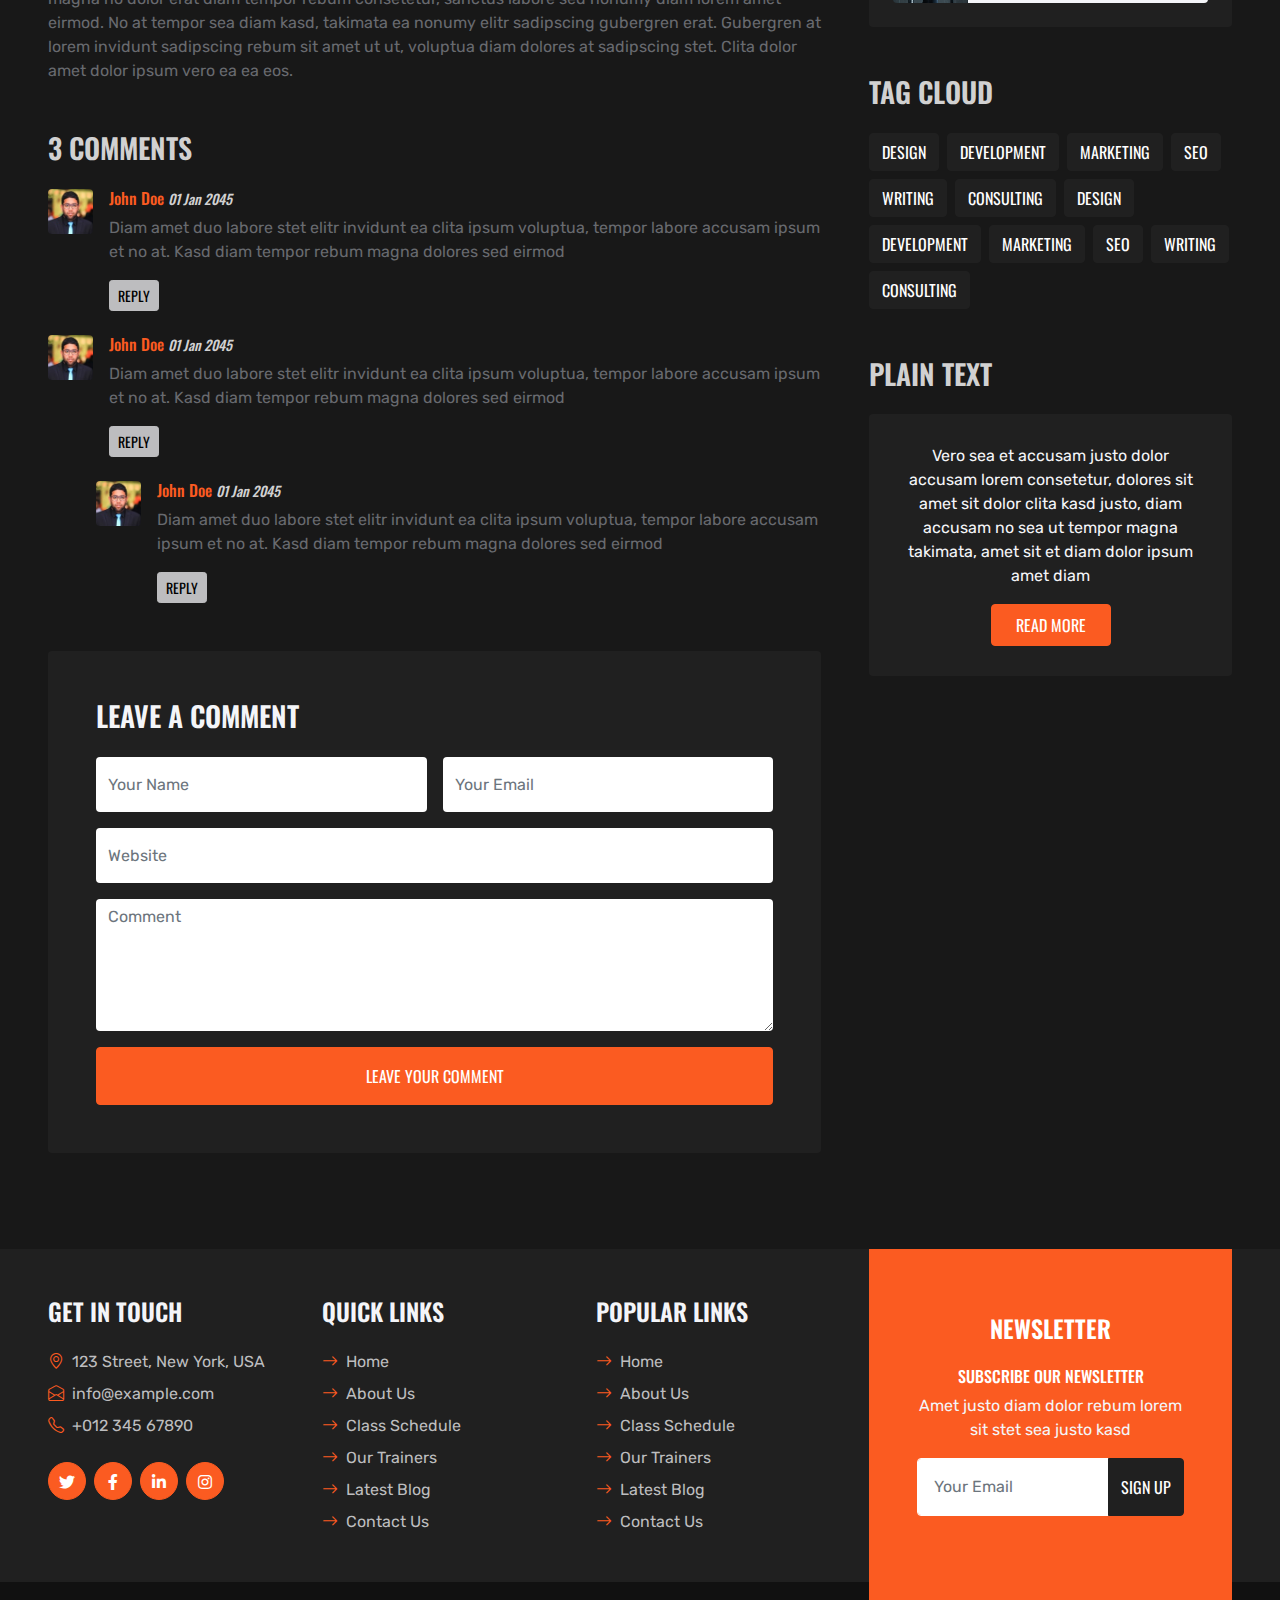
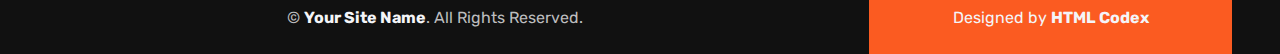
<file: detail.html>
<!DOCTYPE html>
<html lang="en">

<head>
    <meta charset="utf-8">
    <title>GYMSTER - Gym HTML Template</title>
    <meta content="width=device-width, initial-scale=1.0" name="viewport">
    <meta content="Free HTML Templates" name="keywords">
    <meta content="Free HTML Templates" name="description">

    <!-- Favicon -->
    <link href="img/favicon.ico" rel="icon">

    <!-- Google Web Fonts -->
    <link rel="preconnect" href="https://fonts.gstatic.com">
    <link href="https://fonts.googleapis.com/css2?family=Oswald:wght@400;500;600;700&family=Rubik&display=swap" rel="stylesheet"> 

    <!-- Icon Font Stylesheet -->
    <link href="https://cdnjs.cloudflare.com/ajax/libs/font-awesome/5.15.0/css/all.min.css" rel="stylesheet">
    <link href="https://cdn.jsdelivr.net/npm/bootstrap-icons@1.4.1/font/bootstrap-icons.css" rel="stylesheet">
    <link href="lib/flaticon/font/flaticon.css" rel="stylesheet">

    <!-- Libraries Stylesheet -->
    <link href="lib/owlcarousel/assets/owl.carousel.min.css" rel="stylesheet">

    <!-- Customized Bootstrap Stylesheet -->
    <link href="css/bootstrap.min.css" rel="stylesheet">

    <!-- Template Stylesheet -->
    <link href="css/style.css" rel="stylesheet">
</head>

<body>
    <!-- Header Start -->
    <div class="container-fluid bg-dark px-0">
        <div class="row gx-0">
            <div class="col-lg-3 bg-dark d-none d-lg-block">
                <a href="index.html" class="navbar-brand w-100 h-100 m-0 p-0 d-flex align-items-center justify-content-center">
                    <h1 class="m-0 display-4 text-primary text-uppercase">Gymster</h1>
                </a>
            </div>
            <div class="col-lg-9">
                <div class="row gx-0 bg-secondary d-none d-lg-flex">
                    <div class="col-lg-7 px-5 text-start">
                        <div class="h-100 d-inline-flex align-items-center py-2 me-4">
                            <i class="fa fa-envelope text-primary me-2"></i>
                            <h6 class="mb-0">info@example.com</h6>
                        </div>
                        <div class="h-100 d-inline-flex align-items-center py-2">
                            <i class="fa fa-phone-alt text-primary me-2"></i>
                            <h6 class="mb-0">+012 345 6789</h6>
                        </div>
                    </div>
                    <div class="col-lg-5 px-5 text-end">
                        <div class="d-inline-flex align-items-center py-2">
                            <a class="btn btn-light btn-square rounded-circle me-2" href="">
                                <i class="fab fa-facebook-f"></i>
                            </a>
                            <a class="btn btn-light btn-square rounded-circle me-2" href="">
                                <i class="fab fa-twitter"></i>
                            </a>
                            <a class="btn btn-light btn-square rounded-circle me-2" href="">
                                <i class="fab fa-linkedin-in"></i>
                            </a>
                            <a class="btn btn-light btn-square rounded-circle me-2" href="">
                                <i class="fab fa-instagram"></i>
                            </a>
                            <a class="btn btn-light btn-square rounded-circle" href="">
                                <i class="fab fa-youtube"></i>
                            </a>
                        </div>
                    </div>
                </div>
                <nav class="navbar navbar-expand-lg bg-dark navbar-dark p-3 p-lg-0 px-lg-5">
                    <a href="index.html" class="navbar-brand d-block d-lg-none">
                        <h1 class="m-0 display-4 text-primary text-uppercase">Gymster</h1>
                    </a>
                    <button type="button" class="navbar-toggler" data-bs-toggle="collapse" data-bs-target="#navbarCollapse">
                        <span class="navbar-toggler-icon"></span>
                    </button>
                    <div class="collapse navbar-collapse justify-content-between" id="navbarCollapse">
                        <div class="navbar-nav mr-auto py-0">
                            <a href="index.html" class="nav-item nav-link">Home</a>
                            <a href="about.html" class="nav-item nav-link">About</a>
                            <a href="class.html" class="nav-item nav-link">Classes</a>
                            <a href="team.html" class="nav-item nav-link">Trainers</a>
                            <div class="nav-item dropdown">
                                <a href="#" class="nav-link dropdown-toggle active" data-bs-toggle="dropdown">Pages</a>
                                <div class="dropdown-menu rounded-0 m-0">
                                    <a href="blog.html" class="dropdown-item">Blog Grid</a>
                                    <a href="detail.html" class="dropdown-item active">Blog Detail</a>
                                    <a href="testimonial.html" class="dropdown-item">Testimonial</a>
                                </div>
                            </div>
                            <a href="contact.html" class="nav-item nav-link">Contact</a>
                        </div>
                        <a href="" class="btn btn-primary py-md-3 px-md-5 d-none d-lg-block">Join Us</a>
                    </div>
                </nav>
            </div>
        </div>
    </div>
    <!-- Header End -->


    <!-- Hero Start -->
    <div class="container-fluid bg-primary p-5 bg-hero mb-5">
        <div class="row py-5">
            <div class="col-12 text-center">
                <h1 class="display-2 text-uppercase text-white mb-md-4">Blog Detail</h1>
                <a href="" class="btn btn-primary py-md-3 px-md-5 me-3">Home</a>
                <a href="" class="btn btn-light py-md-3 px-md-5">Detail</a>
            </div>
        </div>
    </div>
    <!-- Hero End -->


    <!-- Blog Start -->
    <div class="container-fluid p-5">
        <div class="row g-5">
            <div class="col-lg-8">
                <!-- Blog Detail Start -->
                <div class="mb-5">
                    <img class="img-fluid w-100 rounded mb-5" src="img/blog-1.jpg" alt="">
                    <h1 class="text-uppercase mb-4">Diam dolor est labore duo ipsum clita sed et lorem tempor duo</h1>
                    <p>Sadipscing labore amet rebum est et justo gubergren. Et eirmod ipsum sit diam ut
                        magna lorem. Nonumy vero labore lorem sanctus rebum et lorem magna kasd, stet
                        amet magna accusam consetetur eirmod. Kasd accusam sit ipsum sadipscing et at at
                        sanctus et. Ipsum sit gubergren dolores et, consetetur justo invidunt at et
                        aliquyam ut et vero clita. Diam sea sea no sed dolores diam nonumy, gubergren
                        sit stet no diam kasd vero.</p>
                    <p>Voluptua est takimata stet invidunt sed rebum nonumy stet, clita aliquyam dolores
                        vero stet consetetur elitr takimata rebum sanctus. Sit sed accusam stet sit
                        nonumy kasd diam dolores, sanctus lorem kasd duo dolor dolor vero sit et. Labore
                        ipsum duo sanctus amet eos et. Consetetur no sed et aliquyam ipsum justo et,
                        clita lorem sit vero amet amet est dolor elitr, stet et no diam sit. Dolor erat
                        justo dolore sit invidunt.</p>
                    <p>Diam dolor est labore duo invidunt ipsum clita et, sed et lorem voluptua tempor
                        invidunt at est sanctus sanctus. Clita dolores sit kasd diam takimata justo diam
                        lorem sed. Magna amet sed rebum eos. Clita no magna no dolor erat diam tempor
                        rebum consetetur, sanctus labore sed nonumy diam lorem amet eirmod. No at tempor
                        sea diam kasd, takimata ea nonumy elitr sadipscing gubergren erat. Gubergren at
                        lorem invidunt sadipscing rebum sit amet ut ut, voluptua diam dolores at
                        sadipscing stet. Clita dolor amet dolor ipsum vero ea ea eos.</p>
                </div>
                <!-- Blog Detail End -->

                <!-- Comment List Start -->
                <div class="mb-5">
                    <h3 class="text-uppercase mb-4">3 Comments</h3>
                    <div class="d-flex mb-4">
                        <img src="img/user.jpg" class="img-fluid rounded" style="width: 45px; height: 45px;">
                        <div class="ps-3">
                            <h6><a href="">John Doe</a> <small><i>01 Jan 2045</i></small></h6>
                            <p>Diam amet duo labore stet elitr invidunt ea clita ipsum voluptua, tempor labore
                                accusam ipsum et no at. Kasd diam tempor rebum magna dolores sed eirmod</p>
                            <button class="btn btn-sm btn-secondary">Reply</button>
                        </div>
                    </div>
                    <div class="d-flex mb-4">
                        <img src="img/user.jpg" class="img-fluid rounded" style="width: 45px; height: 45px;">
                        <div class="ps-3">
                            <h6><a href="">John Doe</a> <small><i>01 Jan 2045</i></small></h6>
                            <p>Diam amet duo labore stet elitr invidunt ea clita ipsum voluptua, tempor labore
                                accusam ipsum et no at. Kasd diam tempor rebum magna dolores sed eirmod</p>
                            <button class="btn btn-sm btn-secondary">Reply</button>
                        </div>
                    </div>
                    <div class="d-flex ms-5 mb-4">
                        <img src="img/user.jpg" class="img-fluid rounded" style="width: 45px; height: 45px;">
                        <div class="ps-3">
                            <h6><a href="">John Doe</a> <small><i>01 Jan 2045</i></small></h6>
                            <p>Diam amet duo labore stet elitr invidunt ea clita ipsum voluptua, tempor labore
                                accusam ipsum et no at. Kasd diam tempor rebum magna dolores sed eirmod</p>
                            <button class="btn btn-sm btn-secondary">Reply</button>
                        </div>
                    </div>
                </div>
                <!-- Comment List End -->

                <!-- Comment Form Start -->
                <div class="bg-dark rounded p-5">
                    <h3 class="text-light text-uppercase mb-4">Leave a comment</h3>
                    <form>
                        <div class="row g-3">
                            <div class="col-12 col-sm-6">
                                <input type="text" class="form-control bg-white border-0" placeholder="Your Name" style="height: 55px;">
                            </div>
                            <div class="col-12 col-sm-6">
                                <input type="email" class="form-control bg-white border-0" placeholder="Your Email" style="height: 55px;">
                            </div>
                            <div class="col-12">
                                <input type="text" class="form-control bg-white border-0" placeholder="Website" style="height: 55px;">
                            </div>
                            <div class="col-12">
                                <textarea class="form-control bg-white border-0" rows="5" placeholder="Comment"></textarea>
                            </div>
                            <div class="col-12">
                                <button class="btn btn-primary w-100 py-3" type="submit">Leave Your Comment</button>
                            </div>
                        </div>
                    </form>
                </div>
                <!-- Comment Form End -->
            </div>

            <!-- Sidebar Start -->
            <div class="col-lg-4">
                <!-- Search Form Start -->
                <div class="mb-5">
                    <div class="input-group">
                        <input type="text" class="form-control p-3" placeholder="Keyword">
                        <button class="btn btn-primary px-4"><i class="bi bi-search"></i></button>
                    </div>
                </div>
                <!-- Search Form End -->

                <!-- Category Start -->
                <div class="mb-5">
                    <h3 class="text-uppercase mb-4">Categories</h3>
                    <div class="d-flex flex-column justify-content-start bg-dark rounded p-4">
                        <a class="fs-5 fw-bold text-light text-uppercase mb-2" href="#"><i class="bi bi-arrow-right text-primary me-2"></i>Web Design</a>
                        <a class="fs-5 fw-bold text-light text-uppercase mb-2" href="#"><i class="bi bi-arrow-right text-primary me-2"></i>Web Development</a>
                        <a class="fs-5 fw-bold text-light text-uppercase mb-2" href="#"><i class="bi bi-arrow-right text-primary me-2"></i>Web Development</a>
                        <a class="fs-5 fw-bold text-light text-uppercase mb-2" href="#"><i class="bi bi-arrow-right text-primary me-2"></i>Keyword Research</a>
                        <a class="fs-5 fw-bold text-light text-uppercase" href="#"><i class="bi bi-arrow-right text-primary me-2"></i>Email Marketing</a>
                    </div>
                </div>
                <!-- Category End -->

                <!-- Recent Post Start -->
                <div class="mb-5">
                    <h3 class="text-uppercase mb-4">Recent Post</h3>
                    <div class="bg-dark rounded p-4">
                        <div class="d-flex overflow-hidden mb-3">
                            <img class="img-fluid flex-shrink-0 rounded-start" src="img/blog-1.jpg" style="width: 75px;" alt="">
                            <a href="" class="d-flex align-items-center bg-light rounded-end h5 text-uppercase p-3 mb-0">Sed amet tempor amet sit kasd sea lorem
                            </a>
                        </div>
                        <div class="d-flex overflow-hidden mb-3">
                            <img class="img-fluid flex-shrink-0 rounded-start" src="img/blog-2.jpg" style="width: 75px;" alt="">
                            <a href="" class="d-flex align-items-center bg-light rounded-end h5 text-uppercase p-3 mb-0">Sed amet tempor amet sit kasd sea lorem
                            </a>
                        </div>
                        <div class="d-flex overflow-hidden mb-3">
                            <img class="img-fluid flex-shrink-0 rounded-start" src="img/blog-3.jpg" style="width: 75px;" alt="">
                            <a href="" class="d-flex align-items-center bg-light rounded-end h5 text-uppercase p-3 mb-0">Sed amet tempor amet sit kasd sea lorem
                            </a>
                        </div>
                        <div class="d-flex overflow-hidden mb-3">
                            <img class="img-fluid flex-shrink-0 rounded-start" src="img/blog-1.jpg" style="width: 75px;" alt="">
                            <a href="" class="d-flex align-items-center bg-light rounded-end h5 text-uppercase p-3 mb-0">Sed amet tempor amet sit kasd sea lorem
                            </a>
                        </div>
                        <div class="d-flex overflow-hidden">
                            <img class="img-fluid flex-shrink-0 rounded-start" src="img/blog-2.jpg" style="width: 75px;" alt="">
                            <a href="" class="d-flex align-items-center bg-light rounded-end h5 text-uppercase p-3 mb-0">Sed amet tempor amet sit kasd sea lorem
                            </a>
                        </div>
                    </div>
                </div>
                <!-- Recent Post End -->

                <!-- Tags Start -->
                <div class="mb-5">
                    <h3 class="text-uppercase mb-4">Tag Cloud</h3>
                    <div class="d-flex flex-wrap m-n1">
                        <a href="" class="btn btn-dark m-1">Design</a>
                        <a href="" class="btn btn-dark m-1">Development</a>
                        <a href="" class="btn btn-dark m-1">Marketing</a>
                        <a href="" class="btn btn-dark m-1">SEO</a>
                        <a href="" class="btn btn-dark m-1">Writing</a>
                        <a href="" class="btn btn-dark m-1">Consulting</a>
                        <a href="" class="btn btn-dark m-1">Design</a>
                        <a href="" class="btn btn-dark m-1">Development</a>
                        <a href="" class="btn btn-dark m-1">Marketing</a>
                        <a href="" class="btn btn-dark m-1">SEO</a>
                        <a href="" class="btn btn-dark m-1">Writing</a>
                        <a href="" class="btn btn-dark m-1">Consulting</a>
                    </div>
                </div>
                <!-- Tags End -->

                <!-- Plain Text Start -->
                <div>
                    <h3 class="text-uppercase mb-4">Plain Text</h3>
                    <div class="bg-dark rounded text-center text-light" style="padding: 30px;">
                        <p>Vero sea et accusam justo dolor accusam lorem consetetur, dolores sit amet sit dolor clita kasd justo, diam accusam no sea ut tempor magna takimata, amet sit et diam dolor ipsum amet diam</p>
                        <a href="" class="btn btn-primary py-2 px-4">Read More</a>
                    </div>
                </div>
                <!-- Plain Text End -->
            </div>
            <!-- Sidebar End -->
        </div>
    </div>
    <!-- Blog End -->


    <!-- Footer Start -->
    <div class="container-fluid bg-dark text-secondary px-5 mt-5">
        <div class="row gx-5">
            <div class="col-lg-8 col-md-6">
                <div class="row gx-5">
                    <div class="col-lg-4 col-md-12 pt-5 mb-5">
                        <h4 class="text-uppercase text-light mb-4">Get In Touch</h4>
                        <div class="d-flex mb-2">
                            <i class="bi bi-geo-alt text-primary me-2"></i>
                            <p class="mb-0">123 Street, New York, USA</p>
                        </div>
                        <div class="d-flex mb-2">
                            <i class="bi bi-envelope-open text-primary me-2"></i>
                            <p class="mb-0">info@example.com</p>
                        </div>
                        <div class="d-flex mb-2">
                            <i class="bi bi-telephone text-primary me-2"></i>
                            <p class="mb-0">+012 345 67890</p>
                        </div>
                        <div class="d-flex mt-4">
                            <a class="btn btn-primary btn-square rounded-circle me-2" href="#"><i class="fab fa-twitter"></i></a>
                            <a class="btn btn-primary btn-square rounded-circle me-2" href="#"><i class="fab fa-facebook-f"></i></a>
                            <a class="btn btn-primary btn-square rounded-circle me-2" href="#"><i class="fab fa-linkedin-in"></i></a>
                            <a class="btn btn-primary btn-square rounded-circle" href="#"><i class="fab fa-instagram"></i></a>
                        </div>
                    </div>
                    <div class="col-lg-4 col-md-12 pt-0 pt-lg-5 mb-5">
                        <h4 class="text-uppercase text-light mb-4">Quick Links</h4>
                        <div class="d-flex flex-column justify-content-start">
                            <a class="text-secondary mb-2" href="#"><i class="bi bi-arrow-right text-primary me-2"></i>Home</a>
                            <a class="text-secondary mb-2" href="#"><i class="bi bi-arrow-right text-primary me-2"></i>About Us</a>
                            <a class="text-secondary mb-2" href="#"><i class="bi bi-arrow-right text-primary me-2"></i>Class Schedule</a>
                            <a class="text-secondary mb-2" href="#"><i class="bi bi-arrow-right text-primary me-2"></i>Our Trainers</a>
                            <a class="text-secondary mb-2" href="#"><i class="bi bi-arrow-right text-primary me-2"></i>Latest Blog</a>
                            <a class="text-secondary" href="#"><i class="bi bi-arrow-right text-primary me-2"></i>Contact Us</a>
                        </div>
                    </div>
                    <div class="col-lg-4 col-md-12 pt-0 pt-lg-5 mb-5">
                        <h4 class="text-uppercase text-light mb-4">Popular Links</h4>
                        <div class="d-flex flex-column justify-content-start">
                            <a class="text-secondary mb-2" href="#"><i class="bi bi-arrow-right text-primary me-2"></i>Home</a>
                            <a class="text-secondary mb-2" href="#"><i class="bi bi-arrow-right text-primary me-2"></i>About Us</a>
                            <a class="text-secondary mb-2" href="#"><i class="bi bi-arrow-right text-primary me-2"></i>Class Schedule</a>
                            <a class="text-secondary mb-2" href="#"><i class="bi bi-arrow-right text-primary me-2"></i>Our Trainers</a>
                            <a class="text-secondary mb-2" href="#"><i class="bi bi-arrow-right text-primary me-2"></i>Latest Blog</a>
                            <a class="text-secondary" href="#"><i class="bi bi-arrow-right text-primary me-2"></i>Contact Us</a>
                        </div>
                    </div>
                </div>
            </div>
            <div class="col-lg-4 col-md-6">
                <div class="d-flex flex-column align-items-center justify-content-center text-center h-100 bg-primary p-5">
                    <h4 class="text-uppercase text-white mb-4">Newsletter</h4>
                    <h6 class="text-uppercase text-white">Subscribe Our Newsletter</h6>
                    <p class="text-light">Amet justo diam dolor rebum lorem sit stet sea justo kasd</p>
                    <form action="">
                        <div class="input-group">
                            <input type="text" class="form-control border-white p-3" placeholder="Your Email">
                            <button class="btn btn-dark">Sign Up</button>
                        </div>
                    </form>
                </div>
            </div>
        </div>
    </div>
    <div class="container-fluid py-4 py-lg-0 px-5" style="background: #111111;">
        <div class="row gx-5">
            <div class="col-lg-8">
                <div class="py-lg-4 text-center">
                    <p class="text-secondary mb-0">&copy; <a class="text-light fw-bold" href="#">Your Site Name</a>. All Rights Reserved.</p>
                </div>
            </div>
            <div class="col-lg-4">
                <div class="py-lg-4 text-center credit">
                    <p class="text-light mb-0">Designed by <a class="text-light fw-bold" href="https://htmlcodex.com">HTML Codex</a></p>
                </div>
            </div>
        </div>
    </div>
    <!-- Footer End -->


    <!-- Back to Top -->
    <a href="#" class="btn btn-dark py-3 fs-4 back-to-top"><i class="bi bi-arrow-up"></i></a>


    <!-- JavaScript Libraries -->
    <script src="https://code.jquery.com/jquery-3.4.1.min.js"></script>
    <script src="https://cdn.jsdelivr.net/npm/bootstrap@5.0.0/dist/js/bootstrap.bundle.min.js"></script>
    <script src="lib/easing/easing.min.js"></script>
    <script src="lib/waypoints/waypoints.min.js"></script>
    <script src="lib/counterup/counterup.min.js"></script>
    <script src="lib/owlcarousel/owl.carousel.min.js"></script>

    <!-- Template Javascript -->
    <script src="js/main.js"></script>
</body>

</html>
</file>
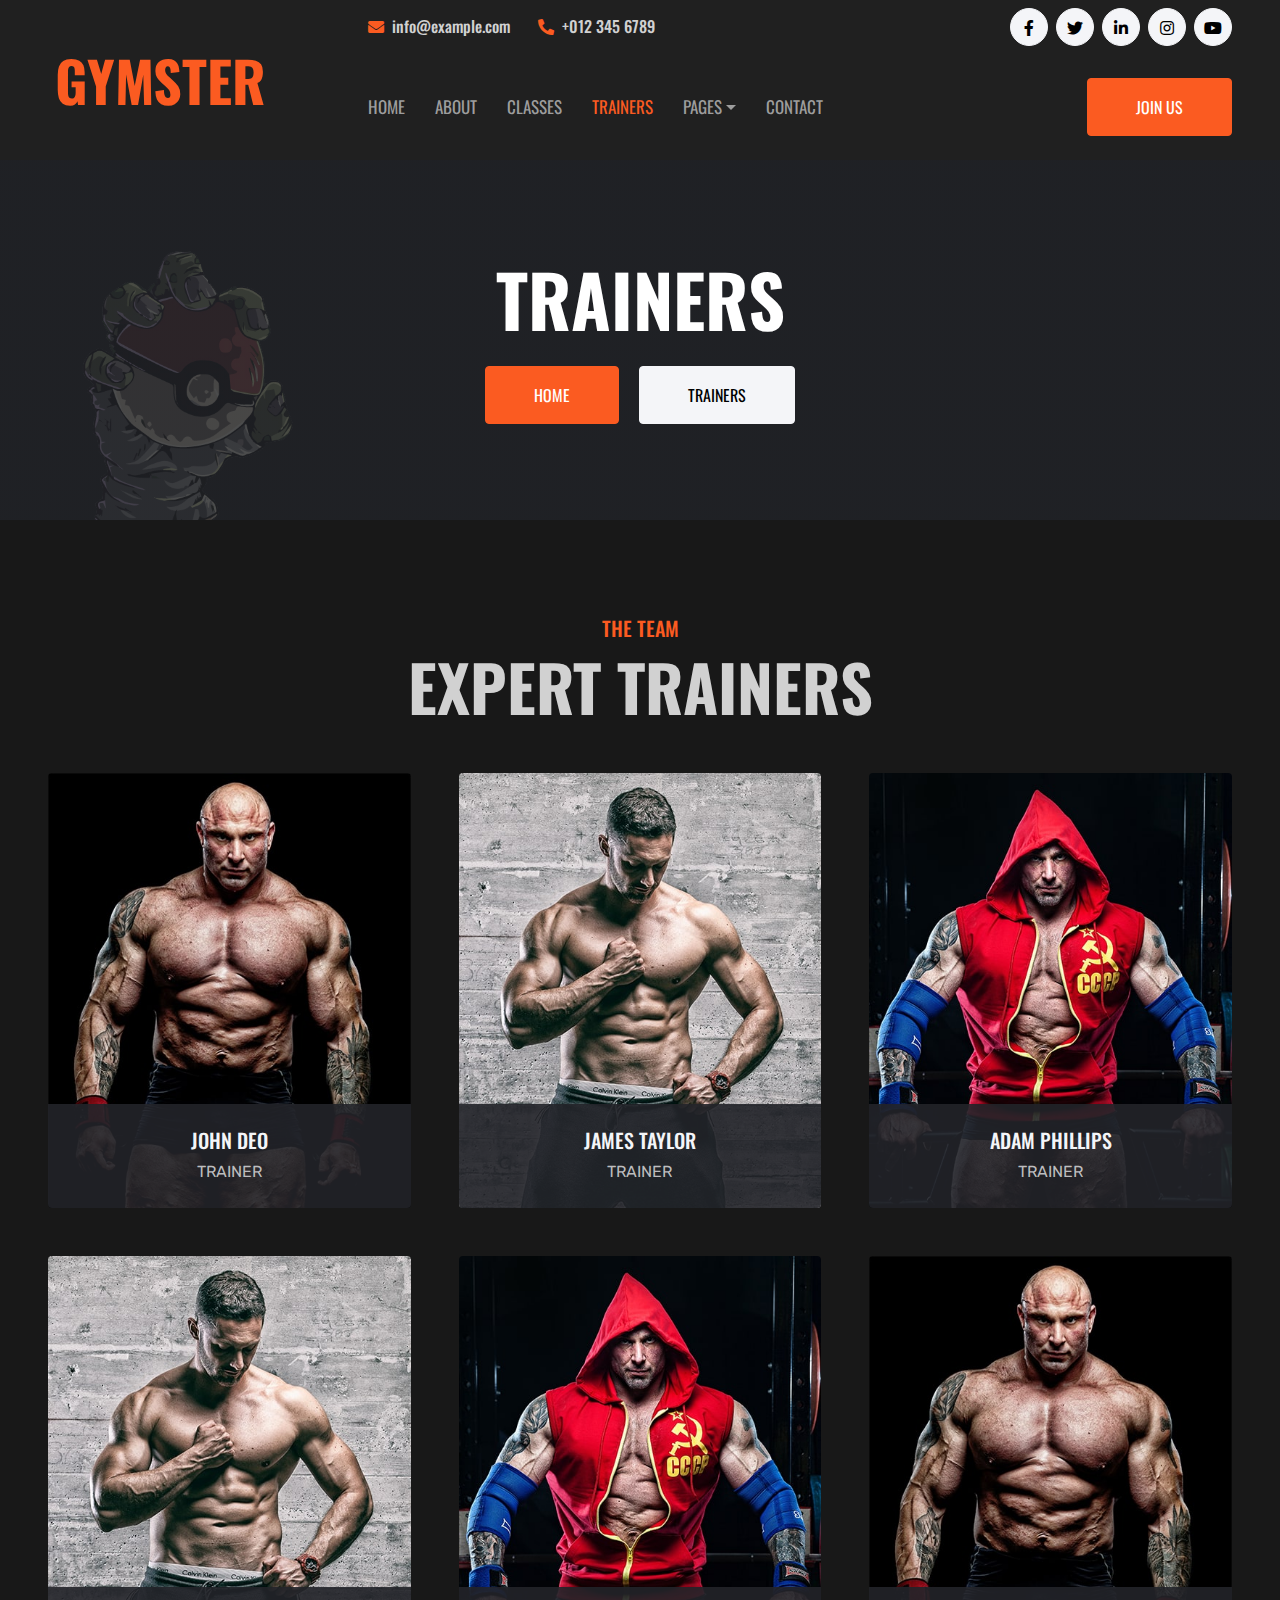
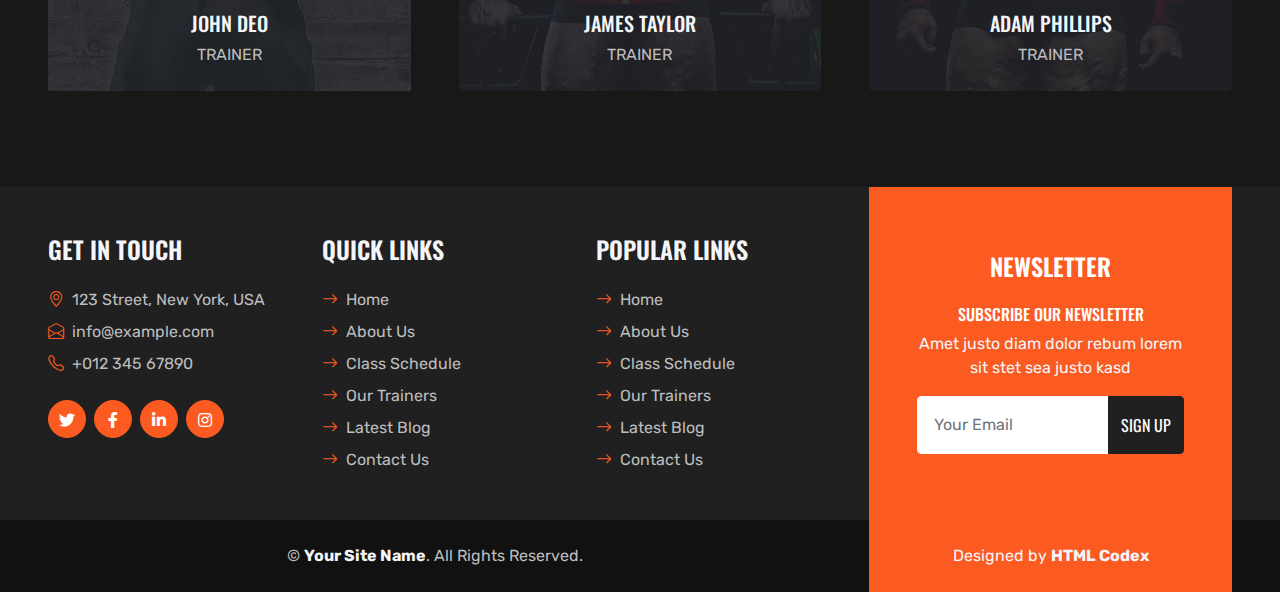
<file: team.html>
<!DOCTYPE html>
<html lang="en">

<head>
    <meta charset="utf-8">
    <title>GYMSTER - Gym HTML Template</title>
    <meta content="width=device-width, initial-scale=1.0" name="viewport">
    <meta content="Free HTML Templates" name="keywords">
    <meta content="Free HTML Templates" name="description">

    <!-- Favicon -->
    <link href="img/favicon.ico" rel="icon">

    <!-- Google Web Fonts -->
    <link rel="preconnect" href="https://fonts.gstatic.com">
    <link href="https://fonts.googleapis.com/css2?family=Oswald:wght@400;500;600;700&family=Rubik&display=swap" rel="stylesheet"> 

    <!-- Icon Font Stylesheet -->
    <link href="https://cdnjs.cloudflare.com/ajax/libs/font-awesome/5.15.0/css/all.min.css" rel="stylesheet">
    <link href="https://cdn.jsdelivr.net/npm/bootstrap-icons@1.4.1/font/bootstrap-icons.css" rel="stylesheet">
    <link href="lib/flaticon/font/flaticon.css" rel="stylesheet">

    <!-- Libraries Stylesheet -->
    <link href="lib/owlcarousel/assets/owl.carousel.min.css" rel="stylesheet">

    <!-- Customized Bootstrap Stylesheet -->
    <link href="css/bootstrap.min.css" rel="stylesheet">

    <!-- Template Stylesheet -->
    <link href="css/style.css" rel="stylesheet">
</head>

<body>
    <!-- Header Start -->
    <div class="container-fluid bg-dark px-0">
        <div class="row gx-0">
            <div class="col-lg-3 bg-dark d-none d-lg-block">
                <a href="index.html" class="navbar-brand w-100 h-100 m-0 p-0 d-flex align-items-center justify-content-center">
                    <h1 class="m-0 display-4 text-primary text-uppercase">Gymster</h1>
                </a>
            </div>
            <div class="col-lg-9">
                <div class="row gx-0 bg-secondary d-none d-lg-flex">
                    <div class="col-lg-7 px-5 text-start">
                        <div class="h-100 d-inline-flex align-items-center py-2 me-4">
                            <i class="fa fa-envelope text-primary me-2"></i>
                            <h6 class="mb-0">info@example.com</h6>
                        </div>
                        <div class="h-100 d-inline-flex align-items-center py-2">
                            <i class="fa fa-phone-alt text-primary me-2"></i>
                            <h6 class="mb-0">+012 345 6789</h6>
                        </div>
                    </div>
                    <div class="col-lg-5 px-5 text-end">
                        <div class="d-inline-flex align-items-center py-2">
                            <a class="btn btn-light btn-square rounded-circle me-2" href="">
                                <i class="fab fa-facebook-f"></i>
                            </a>
                            <a class="btn btn-light btn-square rounded-circle me-2" href="">
                                <i class="fab fa-twitter"></i>
                            </a>
                            <a class="btn btn-light btn-square rounded-circle me-2" href="">
                                <i class="fab fa-linkedin-in"></i>
                            </a>
                            <a class="btn btn-light btn-square rounded-circle me-2" href="">
                                <i class="fab fa-instagram"></i>
                            </a>
                            <a class="btn btn-light btn-square rounded-circle" href="">
                                <i class="fab fa-youtube"></i>
                            </a>
                        </div>
                    </div>
                </div>
                <nav class="navbar navbar-expand-lg bg-dark navbar-dark p-3 p-lg-0 px-lg-5">
                    <a href="index.html" class="navbar-brand d-block d-lg-none">
                        <h1 class="m-0 display-4 text-primary text-uppercase">Gymster</h1>
                    </a>
                    <button type="button" class="navbar-toggler" data-bs-toggle="collapse" data-bs-target="#navbarCollapse">
                        <span class="navbar-toggler-icon"></span>
                    </button>
                    <div class="collapse navbar-collapse justify-content-between" id="navbarCollapse">
                        <div class="navbar-nav mr-auto py-0">
                            <a href="index.html" class="nav-item nav-link">Home</a>
                            <a href="about.html" class="nav-item nav-link">About</a>
                            <a href="class.html" class="nav-item nav-link">Classes</a>
                            <a href="team.html" class="nav-item nav-link active">Trainers</a>
                            <div class="nav-item dropdown">
                                <a href="#" class="nav-link dropdown-toggle" data-bs-toggle="dropdown">Pages</a>
                                <div class="dropdown-menu rounded-0 m-0">
                                    <a href="blog.html" class="dropdown-item">Blog Grid</a>
                                    <a href="detail.html" class="dropdown-item">Blog Detail</a>
                                    <a href="testimonial.html" class="dropdown-item">Testimonial</a>
                                </div>
                            </div>
                            <a href="contact.html" class="nav-item nav-link">Contact</a>
                        </div>
                        <a href="" class="btn btn-primary py-md-3 px-md-5 d-none d-lg-block">Join Us</a>
                    </div>
                </nav>
            </div>
        </div>
    </div>
    <!-- Header End -->


    <!-- Hero Start -->
    <div class="container-fluid bg-primary p-5 bg-hero mb-5">
        <div class="row py-5">
            <div class="col-12 text-center">
                <h1 class="display-2 text-uppercase text-white mb-md-4">Trainers</h1>
                <a href="" class="btn btn-primary py-md-3 px-md-5 me-3">Home</a>
                <a href="" class="btn btn-light py-md-3 px-md-5">Trainers</a>
            </div>
        </div>
    </div>
    <!-- Hero End -->


    <!-- Team Start -->
    <div class="container-fluid p-5">
        <div class="mb-5 text-center">
            <h5 class="text-primary text-uppercase">The Team</h5>
            <h1 class="display-3 text-uppercase mb-0">Expert Trainers</h1>
        </div>
        <div class="row g-5">
            <div class="col-lg-4 col-md-6">
                <div class="team-item position-relative">
                    <div class="position-relative overflow-hidden rounded">
                        <img class="img-fluid w-100" src="img/team-1.jpg" alt="">
                        <div class="team-overlay">
                            <div class="d-flex align-items-center justify-content-start">
                                <a class="btn btn-light btn-square rounded-circle mx-1" href="#"><i class="fab fa-twitter"></i></a>
                                <a class="btn btn-light btn-square rounded-circle mx-1" href="#"><i class="fab fa-facebook-f"></i></a>
                                <a class="btn btn-light btn-square rounded-circle mx-1" href="#"><i class="fab fa-linkedin-in"></i></a>
                            </div>
                        </div>
                    </div>
                    <div class="position-absolute start-0 bottom-0 w-100 rounded-bottom text-center p-4" style="background: rgba(34, 36, 41, .9);">
                        <h5 class="text-uppercase text-light">John Deo</h5>
                        <p class="text-uppercase text-secondary m-0">Trainer</p>
                    </div>
                </div>
            </div>
            <div class="col-lg-4 col-md-6">
                <div class="team-item position-relative">
                    <div class="position-relative overflow-hidden rounded">
                        <img class="img-fluid w-100" src="img/team-2.jpg" alt="">
                        <div class="team-overlay">
                            <div class="d-flex align-items-center justify-content-start">
                                <a class="btn btn-light btn-square rounded-circle mx-1" href="#"><i class="fab fa-twitter"></i></a>
                                <a class="btn btn-light btn-square rounded-circle mx-1" href="#"><i class="fab fa-facebook-f"></i></a>
                                <a class="btn btn-light btn-square rounded-circle mx-1" href="#"><i class="fab fa-linkedin-in"></i></a>
                            </div>
                        </div>
                    </div>
                    <div class="position-absolute start-0 bottom-0 w-100 rounded-bottom text-center p-4" style="background: rgba(34, 36, 41, .9);">
                        <h5 class="text-uppercase text-light">James Taylor</h5>
                        <p class="text-uppercase text-secondary m-0">Trainer</p>
                    </div>
                </div>
            </div>
            <div class="col-lg-4 col-md-6">
                <div class="team-item position-relative">
                    <div class="position-relative overflow-hidden rounded">
                        <img class="img-fluid w-100" src="img/team-3.jpg" alt="">
                        <div class="team-overlay">
                            <div class="d-flex align-items-center justify-content-start">
                                <a class="btn btn-light btn-square rounded-circle mx-1" href="#"><i class="fab fa-twitter"></i></a>
                                <a class="btn btn-light btn-square rounded-circle mx-1" href="#"><i class="fab fa-facebook-f"></i></a>
                                <a class="btn btn-light btn-square rounded-circle mx-1" href="#"><i class="fab fa-linkedin-in"></i></a>
                            </div>
                        </div>
                    </div>
                    <div class="position-absolute start-0 bottom-0 w-100 rounded-bottom text-center p-4" style="background: rgba(34, 36, 41, .9);">
                        <h5 class="text-uppercase text-light">Adam Phillips</h5>
                        <p class="text-uppercase text-secondary m-0">Trainer</p>
                    </div>
                </div>
            </div>
            <div class="col-lg-4 col-md-6">
                <div class="team-item position-relative">
                    <div class="position-relative overflow-hidden rounded">
                        <img class="img-fluid w-100" src="img/team-2.jpg" alt="">
                        <div class="team-overlay">
                            <div class="d-flex align-items-center justify-content-start">
                                <a class="btn btn-light btn-square rounded-circle mx-1" href="#"><i class="fab fa-twitter"></i></a>
                                <a class="btn btn-light btn-square rounded-circle mx-1" href="#"><i class="fab fa-facebook-f"></i></a>
                                <a class="btn btn-light btn-square rounded-circle mx-1" href="#"><i class="fab fa-linkedin-in"></i></a>
                            </div>
                        </div>
                    </div>
                    <div class="position-absolute start-0 bottom-0 w-100 rounded-bottom text-center p-4" style="background: rgba(34, 36, 41, .9);">
                        <h5 class="text-uppercase text-light">John Deo</h5>
                        <p class="text-uppercase text-secondary m-0">Trainer</p>
                    </div>
                </div>
            </div>
            <div class="col-lg-4 col-md-6">
                <div class="team-item position-relative">
                    <div class="position-relative overflow-hidden rounded">
                        <img class="img-fluid w-100" src="img/team-3.jpg" alt="">
                        <div class="team-overlay">
                            <div class="d-flex align-items-center justify-content-start">
                                <a class="btn btn-light btn-square rounded-circle mx-1" href="#"><i class="fab fa-twitter"></i></a>
                                <a class="btn btn-light btn-square rounded-circle mx-1" href="#"><i class="fab fa-facebook-f"></i></a>
                                <a class="btn btn-light btn-square rounded-circle mx-1" href="#"><i class="fab fa-linkedin-in"></i></a>
                            </div>
                        </div>
                    </div>
                    <div class="position-absolute start-0 bottom-0 w-100 rounded-bottom text-center p-4" style="background: rgba(34, 36, 41, .9);">
                        <h5 class="text-uppercase text-light">James Taylor</h5>
                        <p class="text-uppercase text-secondary m-0">Trainer</p>
                    </div>
                </div>
            </div>
            <div class="col-lg-4 col-md-6">
                <div class="team-item position-relative">
                    <div class="position-relative overflow-hidden rounded">
                        <img class="img-fluid w-100" src="img/team-1.jpg" alt="">
                        <div class="team-overlay">
                            <div class="d-flex align-items-center justify-content-start">
                                <a class="btn btn-light btn-square rounded-circle mx-1" href="#"><i class="fab fa-twitter"></i></a>
                                <a class="btn btn-light btn-square rounded-circle mx-1" href="#"><i class="fab fa-facebook-f"></i></a>
                                <a class="btn btn-light btn-square rounded-circle mx-1" href="#"><i class="fab fa-linkedin-in"></i></a>
                            </div>
                        </div>
                    </div>
                    <div class="position-absolute start-0 bottom-0 w-100 rounded-bottom text-center p-4" style="background: rgba(34, 36, 41, .9);">
                        <h5 class="text-uppercase text-light">Adam Phillips</h5>
                        <p class="text-uppercase text-secondary m-0">Trainer</p>
                    </div>
                </div>
            </div>
        </div>
    </div>
    <!-- Team End -->
    

    <!-- Footer Start -->
    <div class="container-fluid bg-dark text-secondary px-5 mt-5">
        <div class="row gx-5">
            <div class="col-lg-8 col-md-6">
                <div class="row gx-5">
                    <div class="col-lg-4 col-md-12 pt-5 mb-5">
                        <h4 class="text-uppercase text-light mb-4">Get In Touch</h4>
                        <div class="d-flex mb-2">
                            <i class="bi bi-geo-alt text-primary me-2"></i>
                            <p class="mb-0">123 Street, New York, USA</p>
                        </div>
                        <div class="d-flex mb-2">
                            <i class="bi bi-envelope-open text-primary me-2"></i>
                            <p class="mb-0">info@example.com</p>
                        </div>
                        <div class="d-flex mb-2">
                            <i class="bi bi-telephone text-primary me-2"></i>
                            <p class="mb-0">+012 345 67890</p>
                        </div>
                        <div class="d-flex mt-4">
                            <a class="btn btn-primary btn-square rounded-circle me-2" href="#"><i class="fab fa-twitter"></i></a>
                            <a class="btn btn-primary btn-square rounded-circle me-2" href="#"><i class="fab fa-facebook-f"></i></a>
                            <a class="btn btn-primary btn-square rounded-circle me-2" href="#"><i class="fab fa-linkedin-in"></i></a>
                            <a class="btn btn-primary btn-square rounded-circle" href="#"><i class="fab fa-instagram"></i></a>
                        </div>
                    </div>
                    <div class="col-lg-4 col-md-12 pt-0 pt-lg-5 mb-5">
                        <h4 class="text-uppercase text-light mb-4">Quick Links</h4>
                        <div class="d-flex flex-column justify-content-start">
                            <a class="text-secondary mb-2" href="#"><i class="bi bi-arrow-right text-primary me-2"></i>Home</a>
                            <a class="text-secondary mb-2" href="#"><i class="bi bi-arrow-right text-primary me-2"></i>About Us</a>
                            <a class="text-secondary mb-2" href="#"><i class="bi bi-arrow-right text-primary me-2"></i>Class Schedule</a>
                            <a class="text-secondary mb-2" href="#"><i class="bi bi-arrow-right text-primary me-2"></i>Our Trainers</a>
                            <a class="text-secondary mb-2" href="#"><i class="bi bi-arrow-right text-primary me-2"></i>Latest Blog</a>
                            <a class="text-secondary" href="#"><i class="bi bi-arrow-right text-primary me-2"></i>Contact Us</a>
                        </div>
                    </div>
                    <div class="col-lg-4 col-md-12 pt-0 pt-lg-5 mb-5">
                        <h4 class="text-uppercase text-light mb-4">Popular Links</h4>
                        <div class="d-flex flex-column justify-content-start">
                            <a class="text-secondary mb-2" href="#"><i class="bi bi-arrow-right text-primary me-2"></i>Home</a>
                            <a class="text-secondary mb-2" href="#"><i class="bi bi-arrow-right text-primary me-2"></i>About Us</a>
                            <a class="text-secondary mb-2" href="#"><i class="bi bi-arrow-right text-primary me-2"></i>Class Schedule</a>
                            <a class="text-secondary mb-2" href="#"><i class="bi bi-arrow-right text-primary me-2"></i>Our Trainers</a>
                            <a class="text-secondary mb-2" href="#"><i class="bi bi-arrow-right text-primary me-2"></i>Latest Blog</a>
                            <a class="text-secondary" href="#"><i class="bi bi-arrow-right text-primary me-2"></i>Contact Us</a>
                        </div>
                    </div>
                </div>
            </div>
            <div class="col-lg-4 col-md-6">
                <div class="d-flex flex-column align-items-center justify-content-center text-center h-100 bg-primary p-5">
                    <h4 class="text-uppercase text-white mb-4">Newsletter</h4>
                    <h6 class="text-uppercase text-white">Subscribe Our Newsletter</h6>
                    <p class="text-light">Amet justo diam dolor rebum lorem sit stet sea justo kasd</p>
                    <form action="">
                        <div class="input-group">
                            <input type="text" class="form-control border-white p-3" placeholder="Your Email">
                            <button class="btn btn-dark">Sign Up</button>
                        </div>
                    </form>
                </div>
            </div>
        </div>
    </div>
    <div class="container-fluid py-4 py-lg-0 px-5" style="background: #111111;">
        <div class="row gx-5">
            <div class="col-lg-8">
                <div class="py-lg-4 text-center">
                    <p class="text-secondary mb-0">&copy; <a class="text-light fw-bold" href="#">Your Site Name</a>. All Rights Reserved.</p>
                </div>
            </div>
            <div class="col-lg-4">
                <div class="py-lg-4 text-center credit">
                    <p class="text-light mb-0">Designed by <a class="text-light fw-bold" href="https://htmlcodex.com">HTML Codex</a></p>
                </div>
            </div>
        </div>
    </div>
    <!-- Footer End -->


    <!-- Back to Top -->
    <a href="#" class="btn btn-dark py-3 fs-4 back-to-top"><i class="bi bi-arrow-up"></i></a>


    <!-- JavaScript Libraries -->
    <script src="https://code.jquery.com/jquery-3.4.1.min.js"></script>
    <script src="https://cdn.jsdelivr.net/npm/bootstrap@5.0.0/dist/js/bootstrap.bundle.min.js"></script>
    <script src="lib/easing/easing.min.js"></script>
    <script src="lib/waypoints/waypoints.min.js"></script>
    <script src="lib/counterup/counterup.min.js"></script>
    <script src="lib/owlcarousel/owl.carousel.min.js"></script>

    <!-- Template Javascript -->
    <script src="js/main.js"></script>
</body>

</html>
</file>
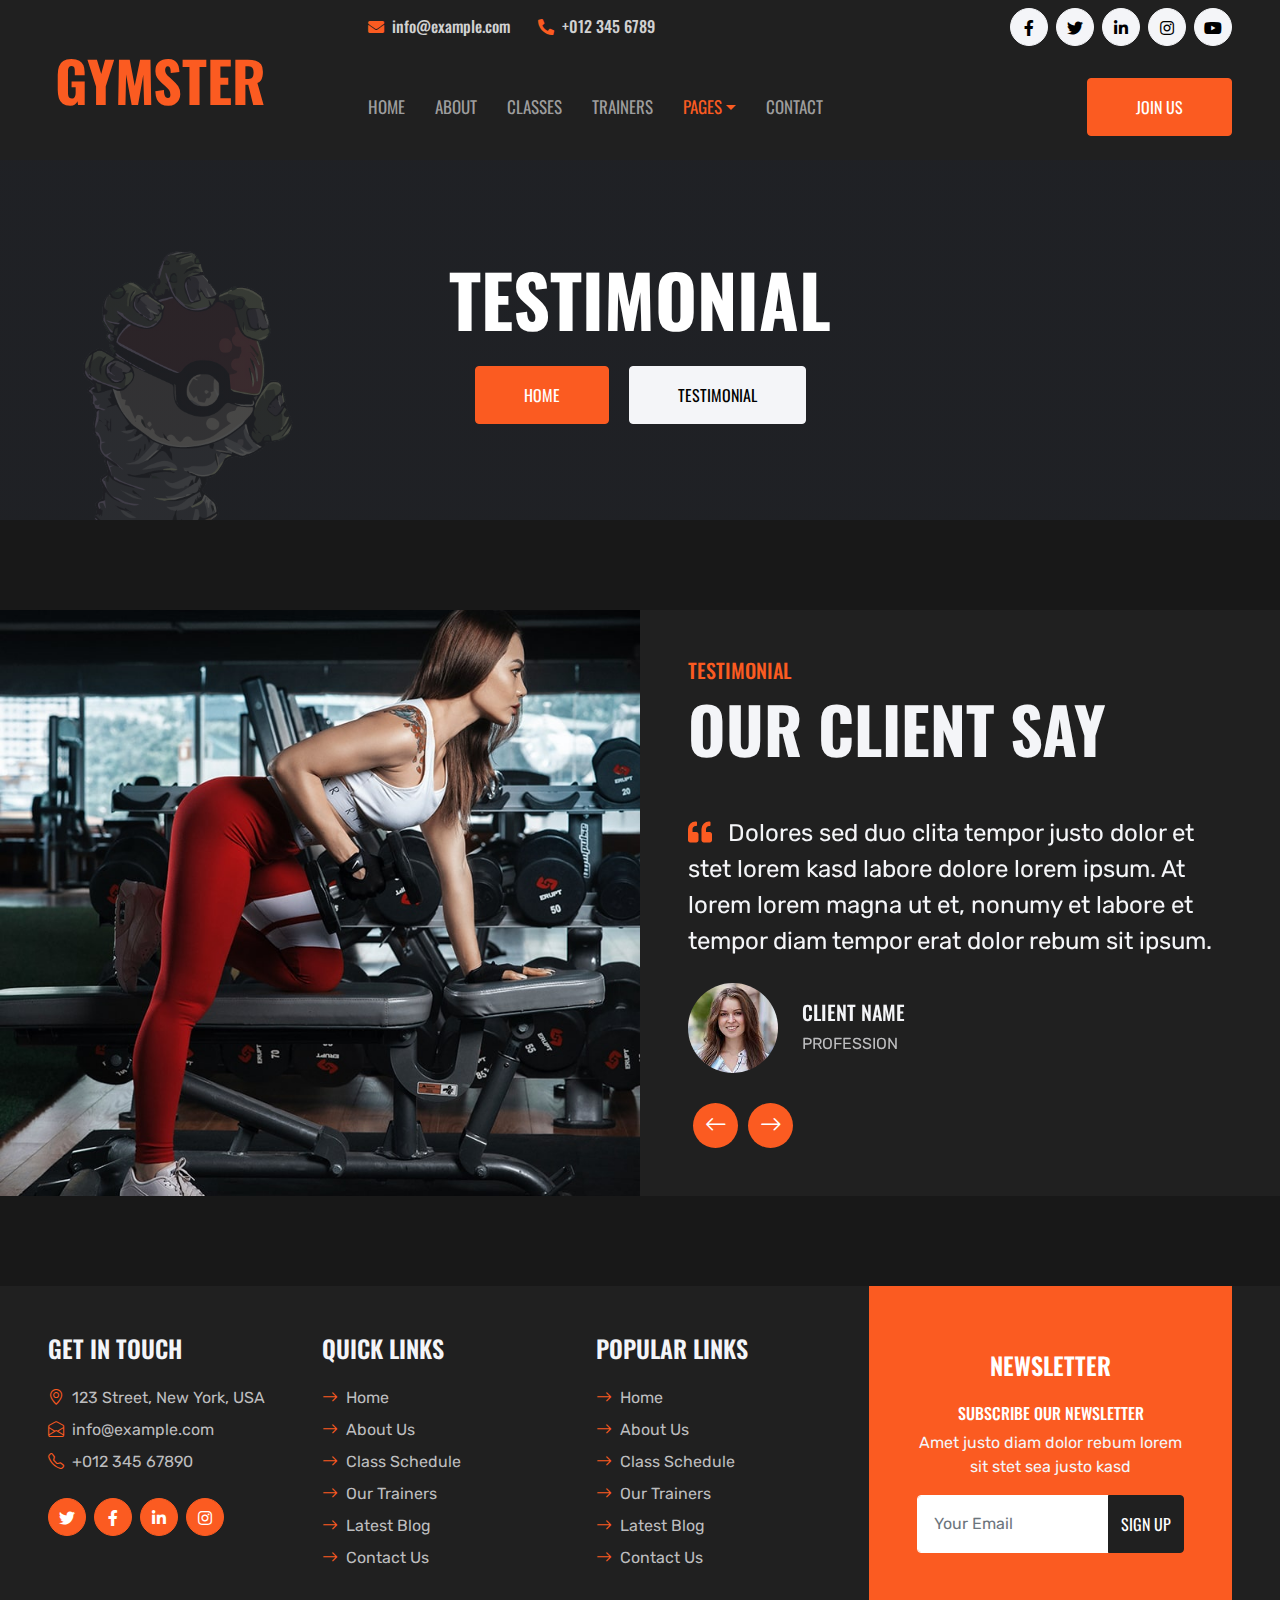
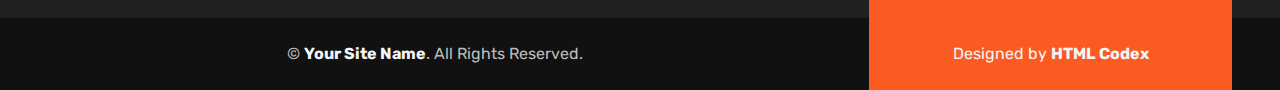
<file: testimonial.html>
<!DOCTYPE html>
<html lang="en">

<head>
    <meta charset="utf-8">
    <title>GYMSTER - Gym HTML Template</title>
    <meta content="width=device-width, initial-scale=1.0" name="viewport">
    <meta content="Free HTML Templates" name="keywords">
    <meta content="Free HTML Templates" name="description">

    <!-- Favicon -->
    <link href="img/favicon.ico" rel="icon">

    <!-- Google Web Fonts -->
    <link rel="preconnect" href="https://fonts.gstatic.com">
    <link href="https://fonts.googleapis.com/css2?family=Oswald:wght@400;500;600;700&family=Rubik&display=swap" rel="stylesheet"> 

    <!-- Icon Font Stylesheet -->
    <link href="https://cdnjs.cloudflare.com/ajax/libs/font-awesome/5.15.0/css/all.min.css" rel="stylesheet">
    <link href="https://cdn.jsdelivr.net/npm/bootstrap-icons@1.4.1/font/bootstrap-icons.css" rel="stylesheet">
    <link href="lib/flaticon/font/flaticon.css" rel="stylesheet">

    <!-- Libraries Stylesheet -->
    <link href="lib/owlcarousel/assets/owl.carousel.min.css" rel="stylesheet">

    <!-- Customized Bootstrap Stylesheet -->
    <link href="css/bootstrap.min.css" rel="stylesheet">

    <!-- Template Stylesheet -->
    <link href="css/style.css" rel="stylesheet">
</head>

<body>
    <!-- Header Start -->
    <div class="container-fluid bg-dark px-0">
        <div class="row gx-0">
            <div class="col-lg-3 bg-dark d-none d-lg-block">
                <a href="index.html" class="navbar-brand w-100 h-100 m-0 p-0 d-flex align-items-center justify-content-center">
                    <h1 class="m-0 display-4 text-primary text-uppercase">Gymster</h1>
                </a>
            </div>
            <div class="col-lg-9">
                <div class="row gx-0 bg-secondary d-none d-lg-flex">
                    <div class="col-lg-7 px-5 text-start">
                        <div class="h-100 d-inline-flex align-items-center py-2 me-4">
                            <i class="fa fa-envelope text-primary me-2"></i>
                            <h6 class="mb-0">info@example.com</h6>
                        </div>
                        <div class="h-100 d-inline-flex align-items-center py-2">
                            <i class="fa fa-phone-alt text-primary me-2"></i>
                            <h6 class="mb-0">+012 345 6789</h6>
                        </div>
                    </div>
                    <div class="col-lg-5 px-5 text-end">
                        <div class="d-inline-flex align-items-center py-2">
                            <a class="btn btn-light btn-square rounded-circle me-2" href="">
                                <i class="fab fa-facebook-f"></i>
                            </a>
                            <a class="btn btn-light btn-square rounded-circle me-2" href="">
                                <i class="fab fa-twitter"></i>
                            </a>
                            <a class="btn btn-light btn-square rounded-circle me-2" href="">
                                <i class="fab fa-linkedin-in"></i>
                            </a>
                            <a class="btn btn-light btn-square rounded-circle me-2" href="">
                                <i class="fab fa-instagram"></i>
                            </a>
                            <a class="btn btn-light btn-square rounded-circle" href="">
                                <i class="fab fa-youtube"></i>
                            </a>
                        </div>
                    </div>
                </div>
                <nav class="navbar navbar-expand-lg bg-dark navbar-dark p-3 p-lg-0 px-lg-5">
                    <a href="index.html" class="navbar-brand d-block d-lg-none">
                        <h1 class="m-0 display-4 text-primary text-uppercase">Gymster</h1>
                    </a>
                    <button type="button" class="navbar-toggler" data-bs-toggle="collapse" data-bs-target="#navbarCollapse">
                        <span class="navbar-toggler-icon"></span>
                    </button>
                    <div class="collapse navbar-collapse justify-content-between" id="navbarCollapse">
                        <div class="navbar-nav mr-auto py-0">
                            <a href="index.html" class="nav-item nav-link">Home</a>
                            <a href="about.html" class="nav-item nav-link">About</a>
                            <a href="class.html" class="nav-item nav-link">Classes</a>
                            <a href="team.html" class="nav-item nav-link">Trainers</a>
                            <div class="nav-item dropdown">
                                <a href="#" class="nav-link dropdown-toggle active" data-bs-toggle="dropdown">Pages</a>
                                <div class="dropdown-menu rounded-0 m-0">
                                    <a href="blog.html" class="dropdown-item">Blog Grid</a>
                                    <a href="detail.html" class="dropdown-item">Blog Detail</a>
                                    <a href="testimonial.html" class="dropdown-item active">Testimonial</a>
                                </div>
                            </div>
                            <a href="contact.html" class="nav-item nav-link">Contact</a>
                        </div>
                        <a href="" class="btn btn-primary py-md-3 px-md-5 d-none d-lg-block">Join Us</a>
                    </div>
                </nav>
            </div>
        </div>
    </div>
    <!-- Header End -->


    <!-- Hero Start -->
    <div class="container-fluid bg-primary p-5 bg-hero mb-5">
        <div class="row py-5">
            <div class="col-12 text-center">
                <h1 class="display-2 text-uppercase text-white mb-md-4">Testimonial</h1>
                <a href="" class="btn btn-primary py-md-3 px-md-5 me-3">Home</a>
                <a href="" class="btn btn-light py-md-3 px-md-5">Testimonial</a>
            </div>
        </div>
    </div>
    <!-- Hero End -->


    <!-- Testimonial Start -->
    <div class="container-fluid p-0" style="margin: 90px 0;">
        <div class="row g-0">
            <div class="col-lg-6" style="min-height: 500px;">
                <div class="position-relative h-100">
                    <img class="position-absolute w-100 h-100" src="img/testimonial.jpg" style="object-fit: cover;">
                </div>
            </div>
            <div class="col-lg-6 bg-dark p-5">
                <div class="mb-5">
                    <h5 class="text-primary text-uppercase">Testimonial</h5>
                    <h1 class="display-3 text-uppercase text-light mb-0">Our Client Say</h1>
                </div>
                <div class="owl-carousel testimonial-carousel">
                    <div class="testimonial-item">
                        <p class="fs-4 fw-normal text-light mb-4"><i class="fa fa-quote-left text-primary me-3"></i>Dolores sed duo clita tempor justo dolor et stet lorem kasd labore dolore lorem ipsum. At lorem lorem magna ut et, nonumy et labore et tempor diam tempor erat dolor rebum sit ipsum.</p>
                        <div class="d-flex align-items-center">
                            <img class="img-fluid rounded-circle" src="img/testimonial-1.jpg" alt="">
                            <div class="ps-4">
                                <h5 class="text-uppercase text-light">Client Name</h5>
                                <span class="text-uppercase text-secondary">Profession</span>
                            </div>
                        </div>
                    </div>
                    <div class="testimonial-item">
                        <p class="fs-4 fw-normal text-light mb-4"><i class="fa fa-quote-left text-primary me-3"></i>Dolores sed duo clita tempor justo dolor et stet lorem kasd labore dolore lorem ipsum. At lorem lorem magna ut et, nonumy et labore et tempor diam tempor erat dolor rebum sit ipsum.</p>
                        <div class="d-flex align-items-center">
                            <img class="img-fluid rounded-circle" src="img/testimonial-2.jpg" alt="">
                            <div class="ps-4">
                                <h5 class="text-uppercase text-light">Client Name</h5>
                                <span class="text-uppercase text-secondary">Profession</span>
                            </div>
                        </div>
                    </div>
                </div>
            </div>
        </div>
    </div>
    <!-- Testimonial End -->
    

    <!-- Footer Start -->
    <div class="container-fluid bg-dark text-secondary px-5 mt-5">
        <div class="row gx-5">
            <div class="col-lg-8 col-md-6">
                <div class="row gx-5">
                    <div class="col-lg-4 col-md-12 pt-5 mb-5">
                        <h4 class="text-uppercase text-light mb-4">Get In Touch</h4>
                        <div class="d-flex mb-2">
                            <i class="bi bi-geo-alt text-primary me-2"></i>
                            <p class="mb-0">123 Street, New York, USA</p>
                        </div>
                        <div class="d-flex mb-2">
                            <i class="bi bi-envelope-open text-primary me-2"></i>
                            <p class="mb-0">info@example.com</p>
                        </div>
                        <div class="d-flex mb-2">
                            <i class="bi bi-telephone text-primary me-2"></i>
                            <p class="mb-0">+012 345 67890</p>
                        </div>
                        <div class="d-flex mt-4">
                            <a class="btn btn-primary btn-square rounded-circle me-2" href="#"><i class="fab fa-twitter"></i></a>
                            <a class="btn btn-primary btn-square rounded-circle me-2" href="#"><i class="fab fa-facebook-f"></i></a>
                            <a class="btn btn-primary btn-square rounded-circle me-2" href="#"><i class="fab fa-linkedin-in"></i></a>
                            <a class="btn btn-primary btn-square rounded-circle" href="#"><i class="fab fa-instagram"></i></a>
                        </div>
                    </div>
                    <div class="col-lg-4 col-md-12 pt-0 pt-lg-5 mb-5">
                        <h4 class="text-uppercase text-light mb-4">Quick Links</h4>
                        <div class="d-flex flex-column justify-content-start">
                            <a class="text-secondary mb-2" href="#"><i class="bi bi-arrow-right text-primary me-2"></i>Home</a>
                            <a class="text-secondary mb-2" href="#"><i class="bi bi-arrow-right text-primary me-2"></i>About Us</a>
                            <a class="text-secondary mb-2" href="#"><i class="bi bi-arrow-right text-primary me-2"></i>Class Schedule</a>
                            <a class="text-secondary mb-2" href="#"><i class="bi bi-arrow-right text-primary me-2"></i>Our Trainers</a>
                            <a class="text-secondary mb-2" href="#"><i class="bi bi-arrow-right text-primary me-2"></i>Latest Blog</a>
                            <a class="text-secondary" href="#"><i class="bi bi-arrow-right text-primary me-2"></i>Contact Us</a>
                        </div>
                    </div>
                    <div class="col-lg-4 col-md-12 pt-0 pt-lg-5 mb-5">
                        <h4 class="text-uppercase text-light mb-4">Popular Links</h4>
                        <div class="d-flex flex-column justify-content-start">
                            <a class="text-secondary mb-2" href="#"><i class="bi bi-arrow-right text-primary me-2"></i>Home</a>
                            <a class="text-secondary mb-2" href="#"><i class="bi bi-arrow-right text-primary me-2"></i>About Us</a>
                            <a class="text-secondary mb-2" href="#"><i class="bi bi-arrow-right text-primary me-2"></i>Class Schedule</a>
                            <a class="text-secondary mb-2" href="#"><i class="bi bi-arrow-right text-primary me-2"></i>Our Trainers</a>
                            <a class="text-secondary mb-2" href="#"><i class="bi bi-arrow-right text-primary me-2"></i>Latest Blog</a>
                            <a class="text-secondary" href="#"><i class="bi bi-arrow-right text-primary me-2"></i>Contact Us</a>
                        </div>
                    </div>
                </div>
            </div>
            <div class="col-lg-4 col-md-6">
                <div class="d-flex flex-column align-items-center justify-content-center text-center h-100 bg-primary p-5">
                    <h4 class="text-uppercase text-white mb-4">Newsletter</h4>
                    <h6 class="text-uppercase text-white">Subscribe Our Newsletter</h6>
                    <p class="text-light">Amet justo diam dolor rebum lorem sit stet sea justo kasd</p>
                    <form action="">
                        <div class="input-group">
                            <input type="text" class="form-control border-white p-3" placeholder="Your Email">
                            <button class="btn btn-dark">Sign Up</button>
                        </div>
                    </form>
                </div>
            </div>
        </div>
    </div>
    <div class="container-fluid py-4 py-lg-0 px-5" style="background: #111111;">
        <div class="row gx-5">
            <div class="col-lg-8">
                <div class="py-lg-4 text-center">
                    <p class="text-secondary mb-0">&copy; <a class="text-light fw-bold" href="#">Your Site Name</a>. All Rights Reserved.</p>
                </div>
            </div>
            <div class="col-lg-4">
                <div class="py-lg-4 text-center credit">
                    <p class="text-light mb-0">Designed by <a class="text-light fw-bold" href="https://htmlcodex.com">HTML Codex</a></p>
                </div>
            </div>
        </div>
    </div>
    <!-- Footer End -->


    <!-- Back to Top -->
    <a href="#" class="btn btn-dark py-3 fs-4 back-to-top"><i class="bi bi-arrow-up"></i></a>


    <!-- JavaScript Libraries -->
    <script src="https://code.jquery.com/jquery-3.4.1.min.js"></script>
    <script src="https://cdn.jsdelivr.net/npm/bootstrap@5.0.0/dist/js/bootstrap.bundle.min.js"></script>
    <script src="lib/easing/easing.min.js"></script>
    <script src="lib/waypoints/waypoints.min.js"></script>
    <script src="lib/counterup/counterup.min.js"></script>
    <script src="lib/owlcarousel/owl.carousel.min.js"></script>

    <!-- Template Javascript -->
    <script src="js/main.js"></script>
</body>

</html>
</file>
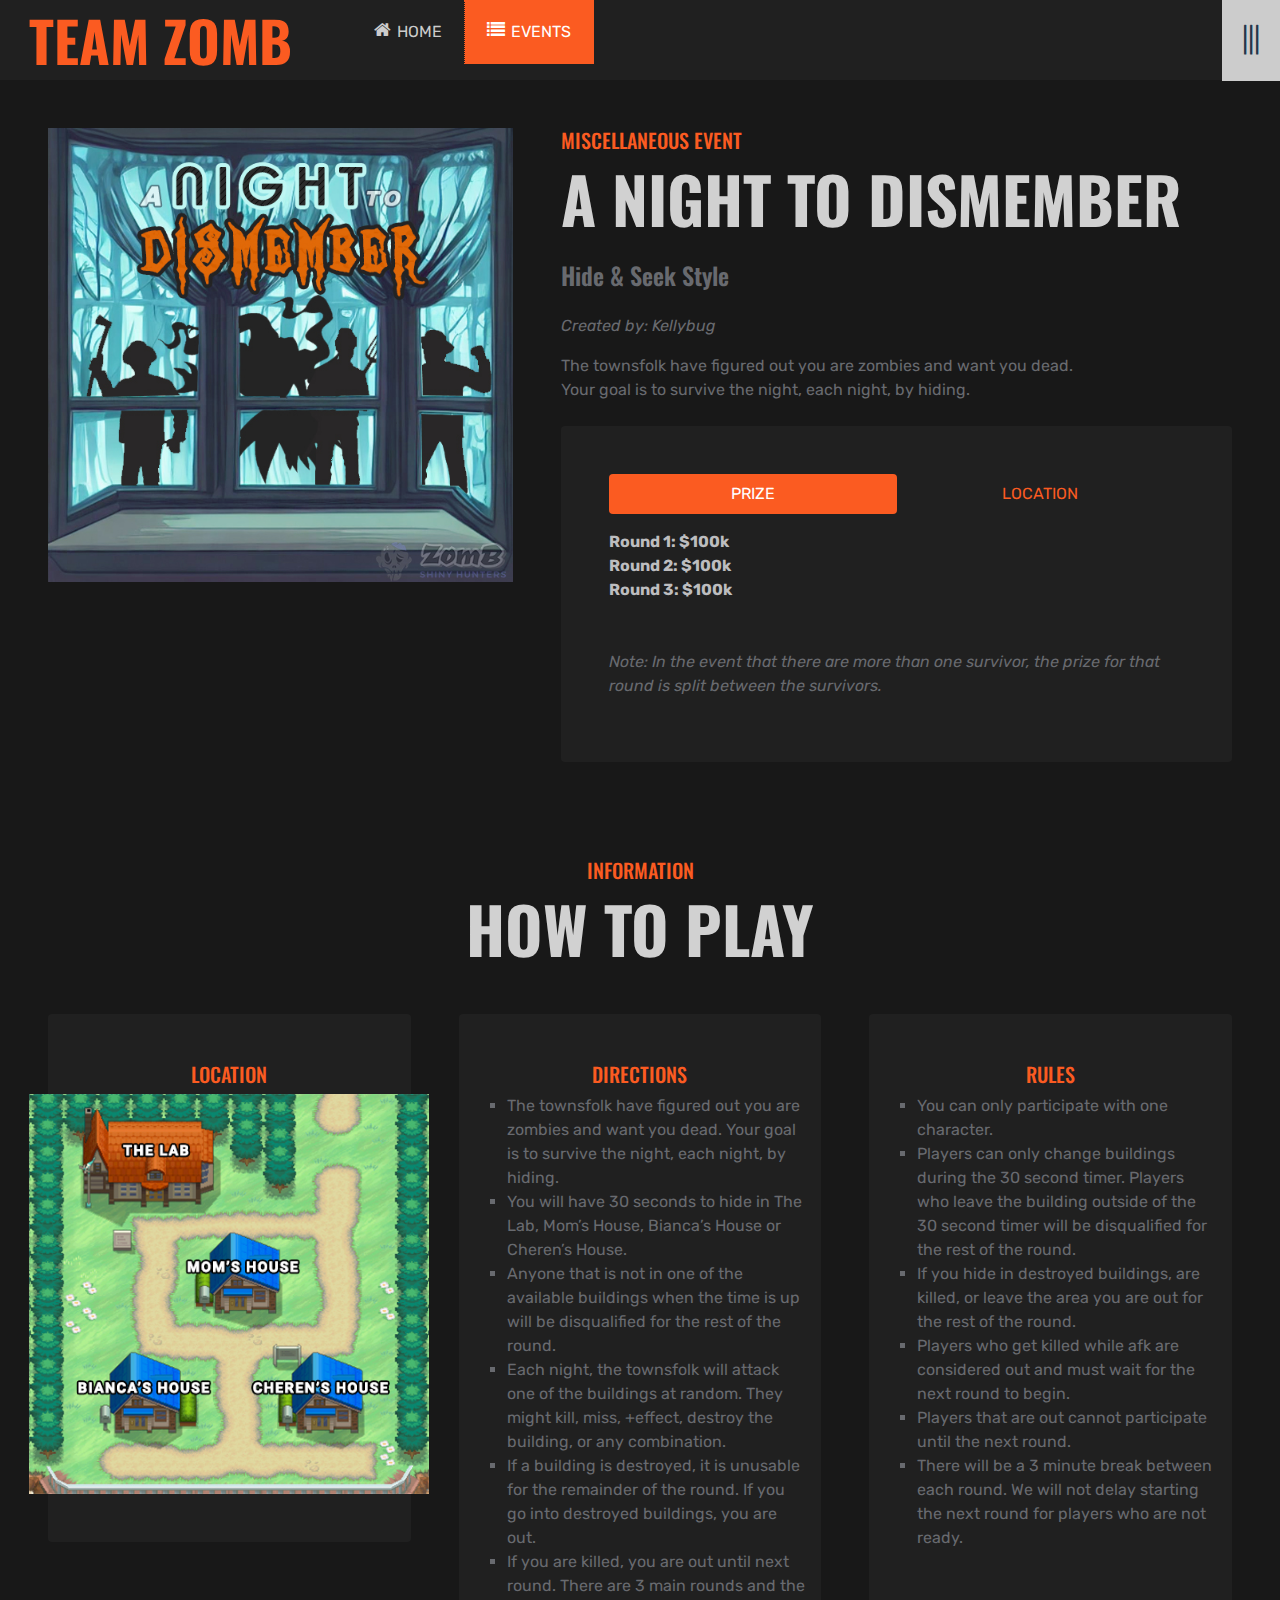
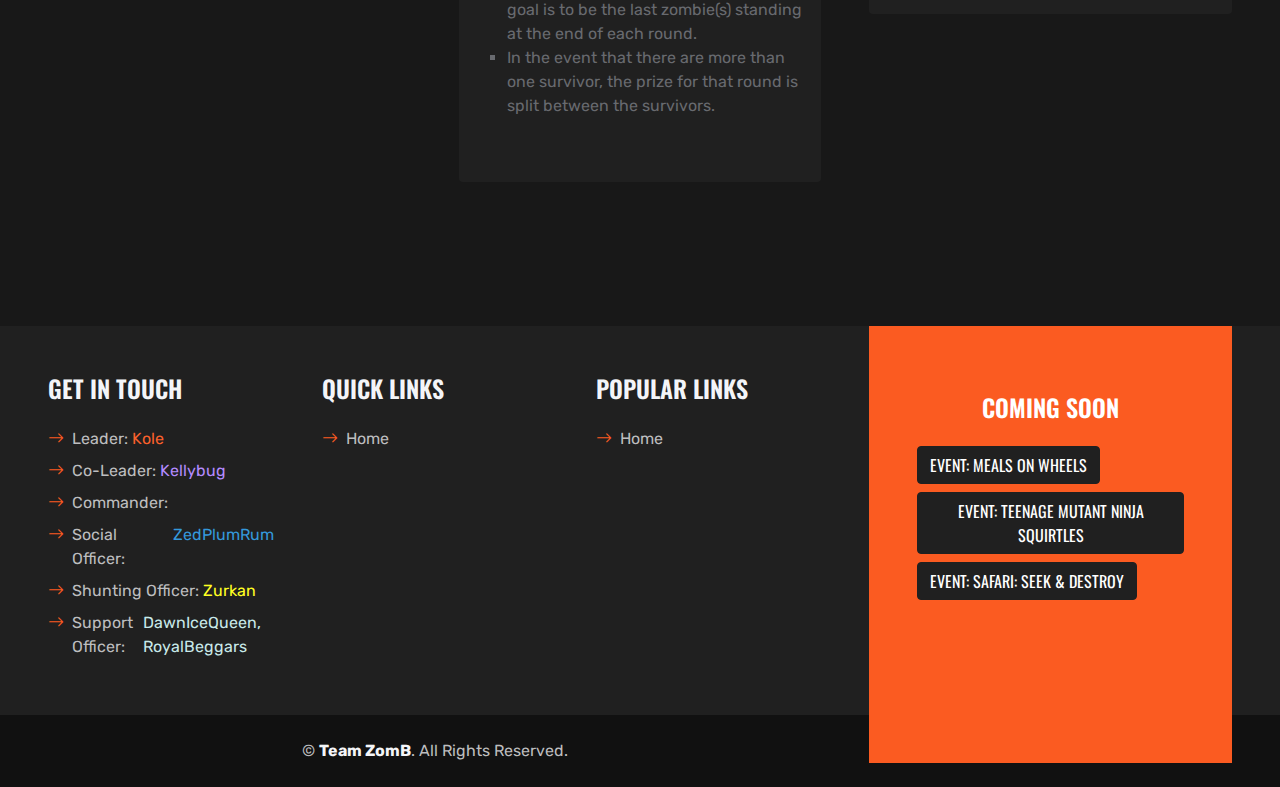
<file: events/antd.html>
<!DOCTYPE html>
<html lang="en">

<head>
    <meta charset="utf-8">
    <title>A Night To Dismember - Event</title>
    <meta content="width=device-width, initial-scale=1.0" name="viewport">
    <meta content="ZomB Event" name="keywords">
    <meta content="Team ZomB - PokeMMO top shiny hunting team" name="description">

    <!-- Favicon -->
    <link href="../img/favicon.png" rel="icon">

    <!-- Google Web Fonts -->
    <link rel="preconnect" href="https://fonts.gstatic.com">
    <link href="https://fonts.googleapis.com/css2?family=Oswald:wght@400;500;600;700&family=Rubik&display=swap" rel="stylesheet"> 

    <!-- Icon Font Stylesheet -->
    <link href="https://cdnjs.cloudflare.com/ajax/libs/font-awesome/5.15.0/css/all.min.css" rel="stylesheet">
    <link href="https://cdn.jsdelivr.net/npm/bootstrap-icons@1.4.1/font/bootstrap-icons.css" rel="stylesheet">
    <link href="../lib/flaticon/font/flaticon.css" rel="stylesheet">

    <link href='https://fonts.googleapis.com/css?family=Roboto:400,300,700' rel='stylesheet' type='text/css'>
	<link rel="stylesheet" href="https://maxcdn.bootstrapcdn.com/font-awesome/4.3.0/css/font-awesome.min.css">
    
    <!-- Libraries Stylesheet -->
    <link href="../lib/owlcarousel/assets/owl.carousel.min.css" rel="stylesheet">

    <!-- Customized Bootstrap Stylesheet -->
    <link href="../css/bootstrap.min.css" rel="stylesheet">

    <!-- Template Stylesheet -->
    <link href="../css/style.css" rel="stylesheet">
</head>

<body>
    <!-- Header Start -->
    <div class="container-fluid bg-dark px-0">
        <div class="row gx-0">
            <div class="col-lg-3 bg-dark d-none d-lg-block">
                <a href="../index.html" class="navbar-brand w-100 h-100 m-0 p-0 d-flex align-items-center justify-content-center">
                    <h1 class="m-0 display-4 text-primary text-uppercase">Team ZomB </h1>
                </a>
            </div>
            <div class="col-lg-9">
                <div class="row gx-0 bg-secondary d-none d-lg-flex">
                    <div class="col-lg-7 px-5 text-start">
                        
                        
                    </div>
                   
                </div>
                
                
                
                
<ul class="exo-menu">
			<li><a href="../"><i class="fa fa-home"></i> Home</a></li>

			<li class="mega-drop-down"><a class="active" href="#"><i class="fa fa-list"></i> Events</a>
				<div class="animated fadeIn mega-menu">
					<div class="mega-menu-wrap">
						<div class="row">
						<div class="col-md-4">
							<h4 class="row mega-title">Next Event</h4>
								<img class="img-responsive" src="img/clefairy-poster.jpg">
							</div>
							<div class="col-md-2">
									<h4 class="row mega-title">PvE Events</h4>
								<ul class="stander">
									<li><a href="#">Coming Soon</a></li>
									<li><a href="#">Coming Soon</a></li>
									<li><a href="#">Coming Soon</a></li>
									
								</ul>
							</div>
							<div class="col-md-2">
									<h4 class="row mega-title">PvP Events</h4>
								<ul class="stander">
									<li><a href="/events/clefairy-tales">Clefairy Tales</a></li>
									<li><a href="#">Coming Soon</a></li>
									<li><a href="#">Coming Soon</a></li>
									
								</ul>
							</div>
							<div class="col-md-2">
									<h4 class="row mega-title">RNGesus</h4>
								<ul class="stander">
									<li><a href="#">Coming Soon</a></li>
									<li><a href="#">Coming Soon</a></li>
									<li><a href="#">Coming Soon</a></li>
									
								</ul>
							</div>
							<div class="col-md-2">
									<h4 class="row mega-title">Misc Events</h4>
								<ul class="stander">
									<li><a href="/events/antd">A Night To Dismember</a></li>
									<li><a href="#">Coming Soon</a></li>
									<li><a href="#">Coming Soon</a></li>
									
								</ul>
							</div>
						</div>
					</div>	
				</div>
			</li>
			
			<a href="#" class="toggle-menu visible-xs-block">|||</a>		
	</ul>
                
                
                
                
                
                
            </div>
        </div>
    </div>
    <!-- Header End -->

    
    <!-- About Start -->
    <div class="container-fluid p-5">
        <div class="row gx-5">
            <div class="col-lg-5 mb-5 mb-lg-0" style="min-height: 500px;">
                <div class="position-relative h-100">
                    <img class="position-absolute w-100 img-event" src="img/antd-poster.jpg" style="object-fit: cover;">
                </div>
            </div>
            <div class="col-lg-7">
                <div class="mb-4">
                    <h5 class="text-primary text-uppercase">Miscellaneous Event</h5>
                    <h1 class="display-3 text-uppercase mb-0">A Night To Dismember</h1>
                </div>
                <h4 class="text-body mb-4">Hide & Seek Style</h4>
                <p><i>Created by: Kellybug</i></p>
                <p class="mb-4">The townsfolk have figured out you are zombies and want you dead.<br> Your goal is to survive the night, each night, by hiding.
                </p>
                <div class="rounded bg-dark p-5">
                    <ul class="nav nav-pills justify-content-between mb-3">
                        <li class="nav-item w-50">
                            <a class="nav-link text-uppercase text-center w-100 active" data-bs-toggle="pill" href="#pills-1">Prize</a>
                        </li>
                        <li class="nav-item w-50">
                                <a class="nav-link text-uppercase text-center w-100" data-bs-toggle="pill" href="#pills-2">Location</a>
                        </li>
                    </ul>
                    <div class="tab-content">
                        <div class="tab-pane fade show active" id="pills-1">
                            <p class="text-secondary mb-0"><b>Round 1: $100k</b></p>
                            <p class="text-secondary mb-0"><b>Round 2: $100k</b></p>
                            <p class="text-secondary mb-0"><b>Round 3: $100k</b></p>
                            <br><br>
                            <p><i>Note: In the event that there are more than one survivor, the prize for that round is split between the survivors.</i></p>
                        </div>
                        <div class="tab-pane fade" id="pills-2">
                            <p class="text-secondary mb-0"><b>Unova:</b> Nuvema Town Ch2</p>
                        </div>
                    </div>
                </div>
            </div>
        </div>
    </div>
    <!-- About End -->


    <!-- Contact Start -->
    <div class="container-fluid p-5">
        <div class="mb-5 text-center">
            <h5 class="text-primary text-uppercase">information</h5>
            <h1 class="display-3 text-uppercase mb-0">How to play</h1>
        </div>
        <div class="row g-5 mb-5">
            <div class="col-lg-4">
                <div class="d-flex flex-column align-items-center bg-dark rounded py-5 px-3">
                    
                    <h5 class="text-uppercase text-primary">Location</h5>
                    <img class="img-event2" src="img/nuvema-town.jpg" style="object-fit: cover;">
                </div>
            </div>
            <div class="col-lg-4">
                <div class="d-flex flex-column align-items-center bg-dark rounded py-5 px-3">

                    <h5 class="text-uppercase text-primary">Directions</h5>
                    <ul class="stander">
                        
                        <li>The townsfolk have figured out you are zombies and want you dead. Your goal is to survive the night, each night, by hiding.</li>
                        <li>You will have 30 seconds to hide in The Lab, Mom’s House, Bianca’s House or Cheren’s House.</li>
                        <li>Anyone that is not in one of the available buildings when the time is up will be disqualified for the rest of the round.</li>
                        <li>Each night, the townsfolk will attack one of the buildings at random. They might kill, miss, +effect, destroy the building, or any combination.</li>
                        <li>If a building is destroyed, it is unusable for the remainder of the round. If you go into destroyed buildings, you are out.</li>
                        <li>If you are killed, you are out until next round. There are 3 main rounds and the goal is to be the last zombie(s) standing at the end of each round.</li>
                        <li>In the event that there are more than one survivor, the prize for that round is split between the survivors.</li>
                    </ul>
                </div>
            </div>
            <div class="col-lg-4">
                <div class="d-flex flex-column align-items-center bg-dark rounded py-5 px-3">

                    <h5 class="text-uppercase text-primary">Rules</h5>
                    
                    <ul class="stander">
                        
                        <li>You can only participate with one character.</li>
                        <li>Players can only change buildings during the 30 second timer. Players who leave the building outside of the 30 second timer will be disqualified for the rest of the round.</li>
                        <li>If you hide in destroyed buildings, are killed, or leave the area you are out for the rest of the round.</li>
                        <li>Players who get killed while afk are considered out and must wait for the next round to begin.</li>
                        <li>Players that are out cannot participate until the next round.</li>
                        <li>There will be a 3 minute break between each round. We will not delay starting the next round for players who are not ready.</li>
                    </ul>
                </div>
            </div>
        </div>
    
    </div>
    <!-- Contact End -->
    

    
    

    <!-- Footer Start -->
    <div class="container-fluid bg-dark text-secondary px-5 mt-5">
        <div class="row gx-5">
            <div class="col-lg-8 col-md-6">
                <div class="row gx-5">
                    <div class="col-lg-4 col-md-12 pt-5 mb-5">
                        <h4 class="text-uppercase text-light mb-4">Get In Touch</h4>
                        <div class="d-flex mb-2">
                            <i class="bi bi-arrow-right text-primary me-2"></i>
                            <p class="mb-0">Leader:&nbsp;</p>
                            <p class="mb-0 kole">Kole</p>
                        </div>
                        <div class="d-flex mb-2">
                            <i class="bi bi-arrow-right text-primary me-2"></i>
                            <p class="mb-0">Co-Leader:&nbsp;</p>
                            <p class="mb-0 kelly">Kellybug</p>
                        </div>
                        <div class="d-flex mb-2">
                            <i class="bi bi-arrow-right text-primary me-2"></i>
                            <p class="mb-0">Commander: </p> 
                        </div>
                        <div class="d-flex mb-2">
                            <i class="bi bi-arrow-right text-primary me-2"></i>
                            <p class="mb-0">Social Officer:&nbsp;</p>
                            <p class="mb-0 social">ZedPlumRum</p>
                        </div>
                        <div class="d-flex mb-2">
                            <i class="bi bi-arrow-right text-primary me-2"></i>
                            <p class="mb-0">Shunting Officer:&nbsp;</p>
                            <p class="mb-0 shunting">Zurkan</p>
                        </div>
                        <div class="d-flex mb-2">
                            <i class="bi bi-arrow-right text-primary me-2"></i>
                            <p class="mb-0">Support Officer:&nbsp;</p>
                            <p class="mb-0 support">DawnIceQueen, RoyalBeggars</p>
                        </div>
                            
                            
                    </div>
                    <div class="col-lg-4 col-md-12 pt-0 pt-lg-5 mb-5">
                        <h4 class="text-uppercase text-light mb-4">Quick Links</h4>
                        <div class="d-flex flex-column justify-content-start">
                            <a class="text-secondary mb-2" href="#"><i class="bi bi-arrow-right text-primary me-2"></i>Home</a>
                            
                        </div>
                    </div>
                    <div class="col-lg-4 col-md-12 pt-0 pt-lg-5 mb-5">
                        <h4 class="text-uppercase text-light mb-4">Popular Links</h4>
                        <div class="d-flex flex-column justify-content-start">
                            <a class="text-secondary mb-2" href="#"><i class="bi bi-arrow-right text-primary me-2"></i>Home</a>
                           
                        </div>
                    </div>
                </div>
            </div>
            <div class="col-lg-4 col-md-6">
                <div class="d-flex flex-column align-items-center justify-content-center text-center h-100 bg-primary p-5">
                    <h4 class="text-uppercase text-white mb-4">Coming Soon</h4>
                    
                <!-- CS Items Start -->
                <div class="mb-5">
                   
                    <div class="d-flex flex-wrap m-n1">
                        <a href="" class="btn btn-dark m-1">Event: Meals on Wheels</a>
                        <a href="" class="btn btn-dark m-1">Event: Teenage Mutant Ninja Squirtles</a>
                        <a href="" class="btn btn-dark m-1">Event: Safari: Seek & Destroy</a>
                    </div>
                </div>
                <!-- CS Items End -->
                   
                </div>
            </div>
        </div>
    </div>
    <div class="container-fluid py-4 py-lg-0 px-5" style="background: #111111;">
        <div class="row gx-5">
            <div class="col-lg-8">
                <div class="py-lg-4 text-center">
                    <p class="text-secondary mb-0">&copy; <a class="text-light fw-bold" href="#">Team ZomB</a>. All Rights Reserved.</p>
                </div>
            </div>
            <div class="col-lg-4">
                <div class="py-lg-4 text-center credit">
                    <p class="text-light mb-0"></p>
                </div>
            </div>
        </div>
    </div>
    <!-- Footer End -->


    <!-- Back to Top -->
    <a href="#" class="btn btn-dark py-3 fs-4 back-to-top"><i class="bi bi-arrow-up"></i></a>


    <!-- JavaScript Libraries -->
    <script src="https://code.jquery.com/jquery-3.4.1.min.js"></script>
    <script src="https://cdn.jsdelivr.net/npm/bootstrap@5.0.0/dist/js/bootstrap.bundle.min.js"></script>
    <script src="../lib/easing/easing.min.js"></script>
    <script src="../lib/waypoints/waypoints.min.js"></script>
    <script src="../lib/counterup/counterup.min.js"></script>
    <script src="../lib/owlcarousel/owl.carousel.min.js"></script>

    <!-- Template Javascript -->
    <script src="../js/main.js"></script>
</body>

</html>
</file>
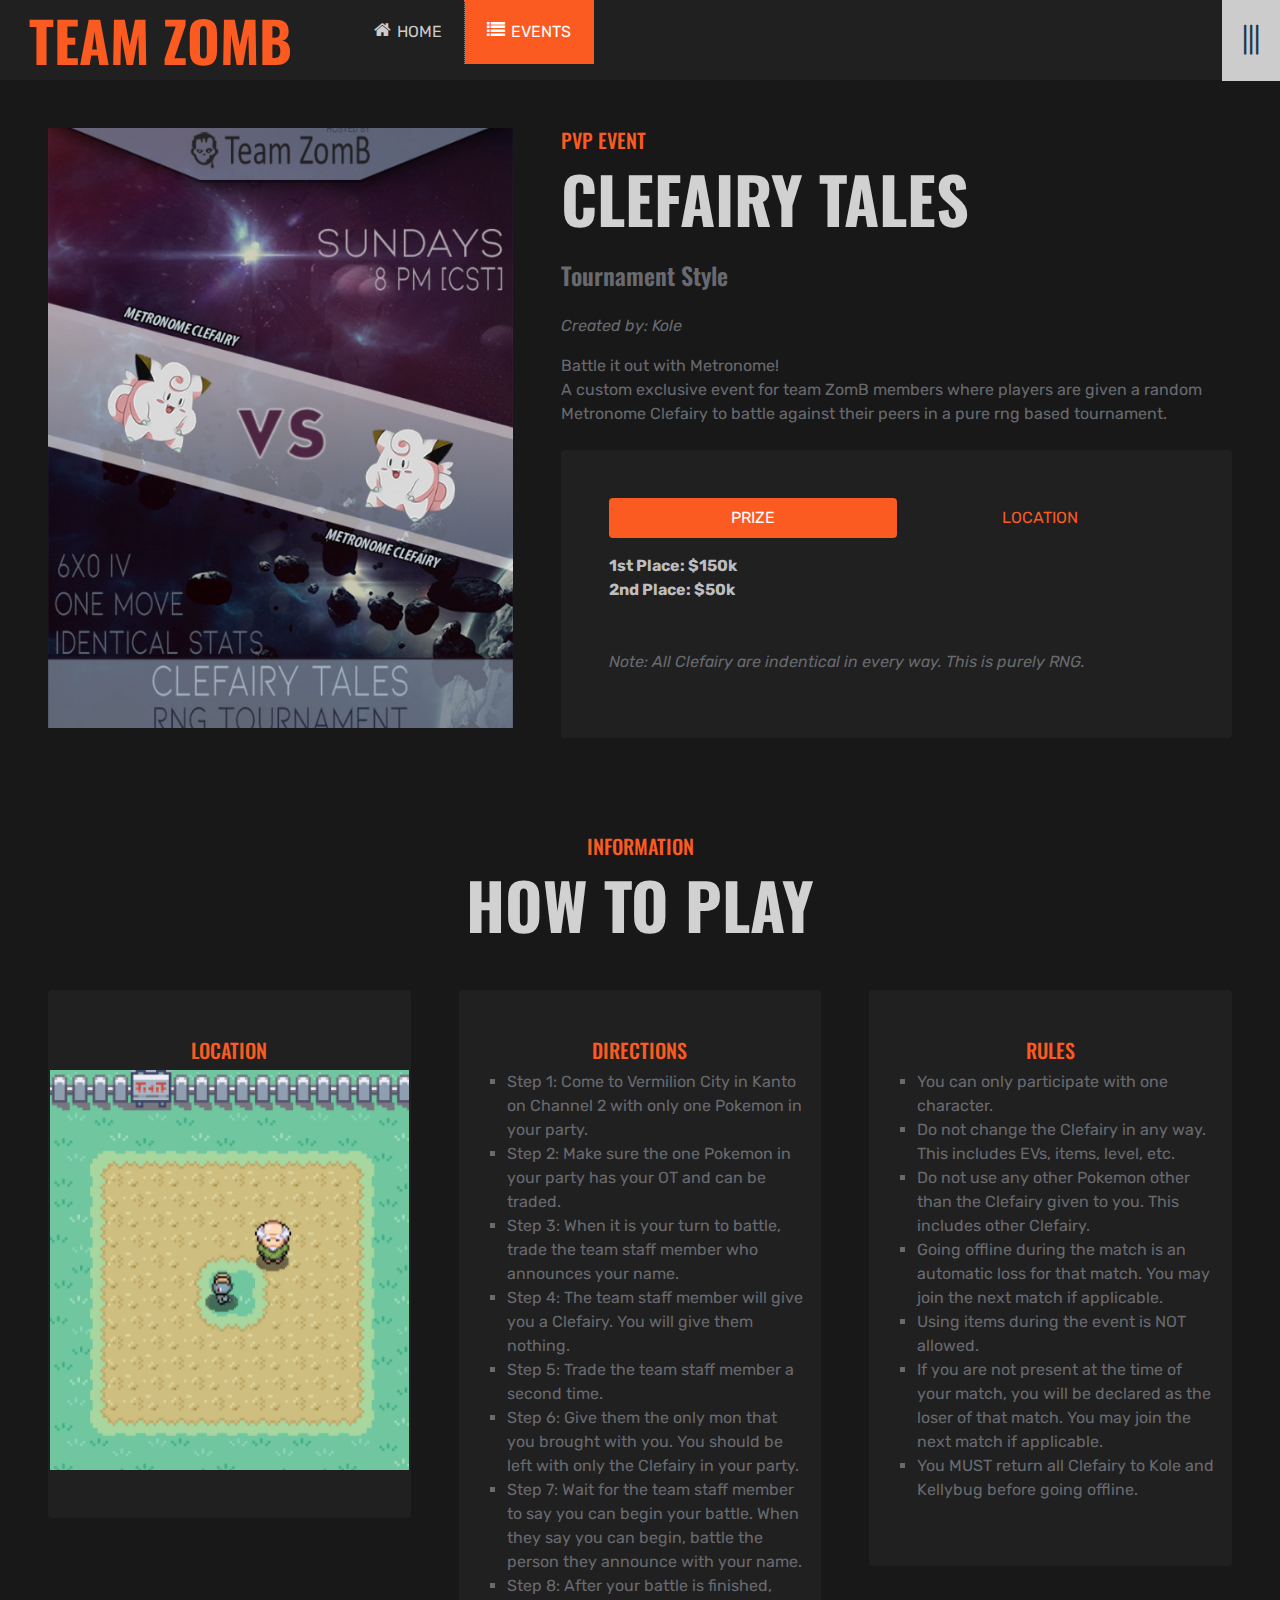
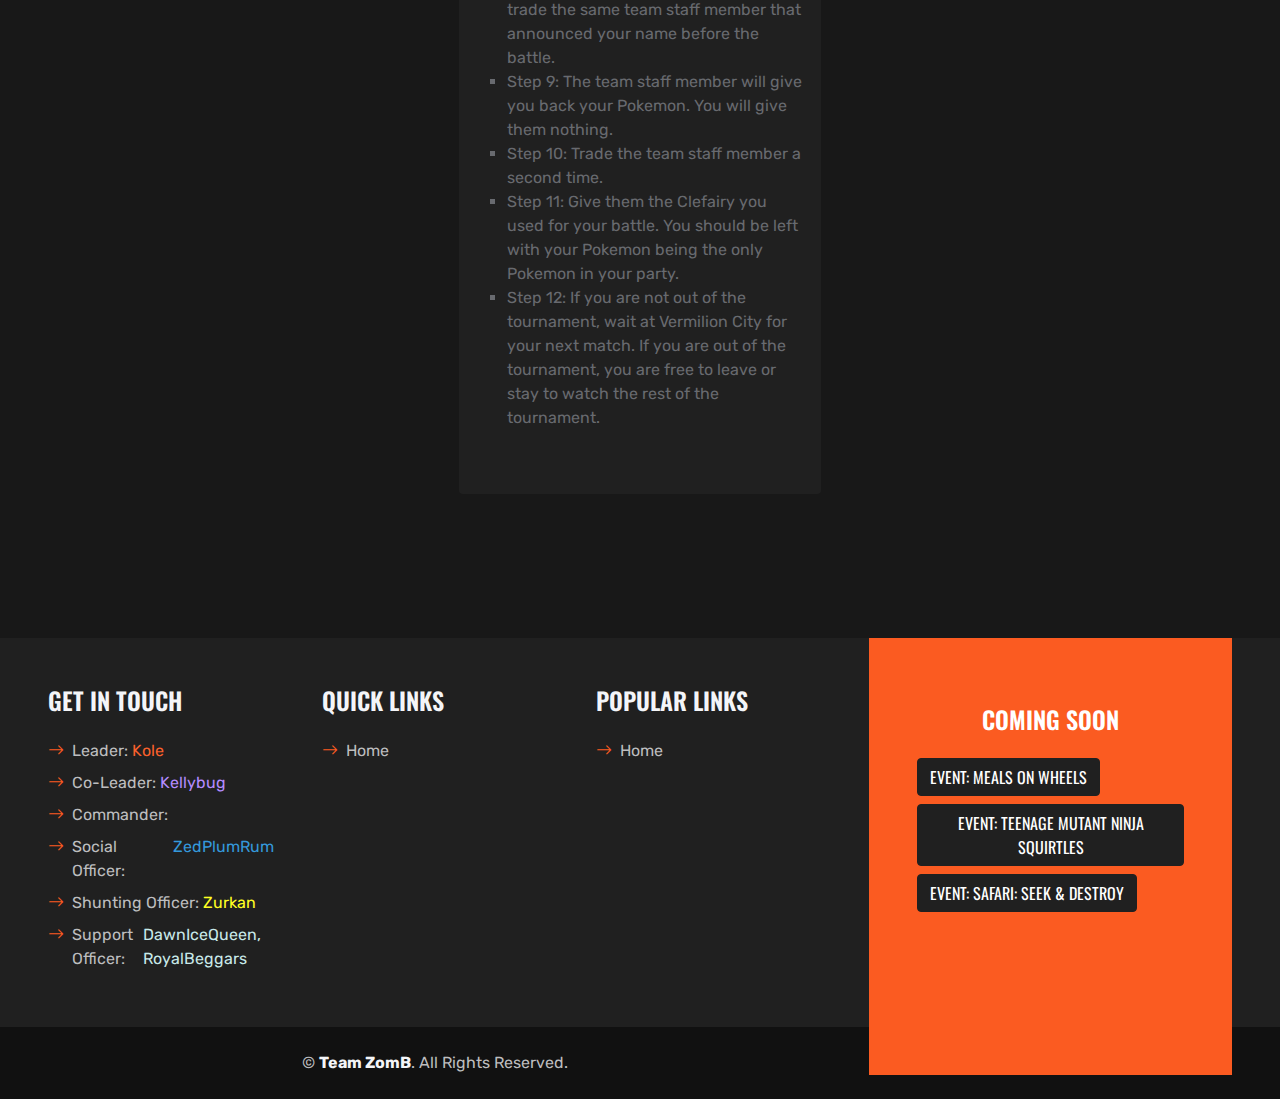
<file: events/clefairy-tales.html>
<!DOCTYPE html>
<html lang="en">

<head>
    <meta charset="utf-8">
    <title>Clefairy Tales - Event</title>
    <meta content="width=device-width, initial-scale=1.0" name="viewport">
    <meta content="ZomB Event" name="keywords">
    <meta content="Team ZomB - PokeMMO top shiny hunting team" name="description">

    <!-- Favicon -->
    <link href="../img/favicon.png" rel="icon">

    <!-- Google Web Fonts -->
    <link rel="preconnect" href="https://fonts.gstatic.com">
    <link href="https://fonts.googleapis.com/css2?family=Oswald:wght@400;500;600;700&family=Rubik&display=swap" rel="stylesheet"> 

    <!-- Icon Font Stylesheet -->
    <link href="https://cdnjs.cloudflare.com/ajax/libs/font-awesome/5.15.0/css/all.min.css" rel="stylesheet">
    <link href="https://cdn.jsdelivr.net/npm/bootstrap-icons@1.4.1/font/bootstrap-icons.css" rel="stylesheet">
    <link href="../lib/flaticon/font/flaticon.css" rel="stylesheet">

    <link href='https://fonts.googleapis.com/css?family=Roboto:400,300,700' rel='stylesheet' type='text/css'>
	<link rel="stylesheet" href="https://maxcdn.bootstrapcdn.com/font-awesome/4.3.0/css/font-awesome.min.css">
    
    <!-- Libraries Stylesheet -->
    <link href="../lib/owlcarousel/assets/owl.carousel.min.css" rel="stylesheet">

    <!-- Customized Bootstrap Stylesheet -->
    <link href="../css/bootstrap.min.css" rel="stylesheet">

    <!-- Template Stylesheet -->
    <link href="../css/style.css" rel="stylesheet">
</head>

<body>
    <!-- Header Start -->
    <div class="container-fluid bg-dark px-0">
        <div class="row gx-0">
            <div class="col-lg-3 bg-dark d-none d-lg-block">
                <a href="../index.html" class="navbar-brand w-100 h-100 m-0 p-0 d-flex align-items-center justify-content-center">
                    <h1 class="m-0 display-4 text-primary text-uppercase">Team ZomB </h1>
                </a>
            </div>
            <div class="col-lg-9">
                <div class="row gx-0 bg-secondary d-none d-lg-flex">
                    <div class="col-lg-7 px-5 text-start">
                        
                        
                    </div>
                   
                </div>
                
                
                
                
<ul class="exo-menu">
			<li><a href="../"><i class="fa fa-home"></i> Home</a></li>

			<li class="mega-drop-down"><a class="active" href="#"><i class="fa fa-list"></i> Events</a>
				<div class="animated fadeIn mega-menu">
					<div class="mega-menu-wrap">
						<div class="row">
						<div class="col-md-4">
							<h4 class="row mega-title">Next Event</h4>
								<img class="img-responsive" src="img/clefairy-poster.jpg">
							</div>
							<div class="col-md-2">
									<h4 class="row mega-title">PvE Events</h4>
								<ul class="stander">
									<li><a href="#">Coming Soon</a></li>
									<li><a href="#">Coming Soon</a></li>
									<li><a href="#">Coming Soon</a></li>
									
								</ul>
							</div>
							<div class="col-md-2">
									<h4 class="row mega-title">PvP Events</h4>
								<ul class="stander">
									<li><a href="/events/clefairy-tales">Clefairy Tales</a></li>
									<li><a href="#">Coming Soon</a></li>
									<li><a href="#">Coming Soon</a></li>
									
								</ul>
							</div>
							<div class="col-md-2">
									<h4 class="row mega-title">RNGesus</h4>
								<ul class="stander">
									<li><a href="#">Coming Soon</a></li>
									<li><a href="#">Coming Soon</a></li>
									<li><a href="#">Coming Soon</a></li>
									
								</ul>
							</div>
							<div class="col-md-2">
									<h4 class="row mega-title">Misc Events</h4>
								<ul class="stander">
									<li><a href="/events/antd">A Night To Dismember</a></li>
									<li><a href="#">Coming Soon</a></li>
									<li><a href="#">Coming Soon</a></li>
									
								</ul>
							</div>
						</div>
					</div>	
				</div>
			</li>
			
			<a href="#" class="toggle-menu visible-xs-block">|||</a>		
	</ul>
                
                
                
                
                
                
            </div>
        </div>
    </div>
    <!-- Header End -->

    
    <!-- About Start -->
    <div class="container-fluid p-5">
        <div class="row gx-5">
            <div class="col-lg-5 mb-5 mb-lg-0" style="min-height: 500px;">
                <div class="position-relative h-100">
                    <img class="position-absolute w-100 img-event" src="img/clefairy-poster.jpg" style="object-fit: cover;">
                </div>
            </div>
            <div class="col-lg-7">
                <div class="mb-4">
                    <h5 class="text-primary text-uppercase">PvP Event</h5>
                    <h1 class="display-3 text-uppercase mb-0">Clefairy Tales</h1>
                </div>
                <h4 class="text-body mb-4">Tournament Style</h4>
                <p><i>Created by: Kole</i></p>
                <p class="mb-4">Battle it out with Metronome!<br> A custom exclusive event for team ZomB members where players are given a random Metronome Clefairy to battle against their peers in a pure rng based tournament.
                </p>
                <div class="rounded bg-dark p-5">
                    <ul class="nav nav-pills justify-content-between mb-3">
                        <li class="nav-item w-50">
                            <a class="nav-link text-uppercase text-center w-100 active" data-bs-toggle="pill" href="#pills-1">Prize</a>
                        </li>
                        <li class="nav-item w-50">
                                <a class="nav-link text-uppercase text-center w-100" data-bs-toggle="pill" href="#pills-2">Location</a>
                        </li>
                    </ul>
                    <div class="tab-content">
                        <div class="tab-pane fade show active" id="pills-1">
                            <p class="text-secondary mb-0"><b>1st Place: $150k</b></p>
                            <p class="text-secondary mb-0"><b>2nd Place: $50k</b></p>
                            <br><br>
                            <p><i>Note: All Clefairy are indentical in every way. This is purely RNG.</i></p>
                        </div>
                        <div class="tab-pane fade" id="pills-2">
                            <p class="text-secondary mb-0"><b>Kanto:</b> Vermillion Ch2</p>
                        </div>
                    </div>
                </div>
            </div>
        </div>
    </div>
    <!-- About End -->


    <!-- Contact Start -->
    <div class="container-fluid p-5">
        <div class="mb-5 text-center">
            <h5 class="text-primary text-uppercase">information</h5>
            <h1 class="display-3 text-uppercase mb-0">How to play</h1>
        </div>
        <div class="row g-5 mb-5">
            <div class="col-lg-4">
                <div class="d-flex flex-column align-items-center bg-dark rounded py-5 px-3">
                    
                    <h5 class="text-uppercase text-primary">Location</h5>
                    <img class="img-event2" src="img/clefairy-event-location.png" style="object-fit: cover;">
                </div>
            </div>
            <div class="col-lg-4">
                <div class="d-flex flex-column align-items-center bg-dark rounded py-5 px-3">

                    <h5 class="text-uppercase text-primary">Directions</h5>
                    <ul class="stander">
                        
                        <li>Step 1:  Come to Vermilion City in Kanto on Channel 2 with only one Pokemon in your party.</li>
                        <li>Step 2: Make sure the one Pokemon in your party has your OT and can be traded. </li>
                        <li>Step 3: When it is your turn to battle, trade the team staff member who announces your name.</li>
                        <li>Step 4: The team staff member will give you a Clefairy. You will give them nothing.</li>
                        <li>Step 5: Trade the team staff member a second time.</li>
                        <li>Step 6: Give them the only mon that you brought with you. You should be left with only the Clefairy in your party.</li>
                        <li>Step 7: Wait for the team staff member to say you can begin your battle. When they say you can begin, battle the person they announce with your name.</li>
                        <li>Step 8: After your battle is finished, trade the same team staff member that announced your name before the battle.</li>
                        <li>Step 9: The team staff member will give you back your Pokemon. You will give them nothing.</li>
                        <li>Step 10: Trade the team staff member a second time.</li>
                        <li>Step 11: Give them the Clefairy you used for your battle. You should be left with your Pokemon being the only Pokemon in your party.</li>
                        <li>Step 12: If you are not out of the tournament, wait at Vermilion City for your next match. If you are out of the tournament, you are free to leave or stay to watch the rest of the tournament.</li>
                    </ul>
                </div>
            </div>
            <div class="col-lg-4">
                <div class="d-flex flex-column align-items-center bg-dark rounded py-5 px-3">

                    <h5 class="text-uppercase text-primary">Rules</h5>
                    
                    <ul class="stander">
                        <li>You can only participate with one character.</li>
                        <li>Do not change the Clefairy in any way. This includes EVs, items, level, etc.</li>
                        <li>Do not use any other Pokemon other than the Clefairy given to you. This includes other Clefairy.</li>
                        <li>Going offline during the match is an automatic loss for that match. You may join the next match if applicable.</li>
                        <li>Using items during the event is NOT allowed.</li>
                        <li>If you are not present at the time of your match, you will be declared as the loser of that match. You may join the next match if applicable.</li>
                        <li>You MUST return all Clefairy to Kole and Kellybug before going offline.</li>
                    </ul>
                </div>
            </div>
        </div>
    
    </div>
    <!-- Contact End -->
    

    
    

    <!-- Footer Start -->
    <div class="container-fluid bg-dark text-secondary px-5 mt-5">
        <div class="row gx-5">
            <div class="col-lg-8 col-md-6">
                <div class="row gx-5">
                    <div class="col-lg-4 col-md-12 pt-5 mb-5">
                        <h4 class="text-uppercase text-light mb-4">Get In Touch</h4>
                        <div class="d-flex mb-2">
                            <i class="bi bi-arrow-right text-primary me-2"></i>
                            <p class="mb-0">Leader:&nbsp;</p>
                            <p class="mb-0 kole">Kole</p>
                        </div>
                        <div class="d-flex mb-2">
                            <i class="bi bi-arrow-right text-primary me-2"></i>
                            <p class="mb-0">Co-Leader:&nbsp;</p>
                            <p class="mb-0 kelly">Kellybug</p>
                        </div>
                        <div class="d-flex mb-2">
                            <i class="bi bi-arrow-right text-primary me-2"></i>
                            <p class="mb-0">Commander: </p> 
                        </div>
                        <div class="d-flex mb-2">
                            <i class="bi bi-arrow-right text-primary me-2"></i>
                            <p class="mb-0">Social Officer:&nbsp;</p>
                            <p class="mb-0 social">ZedPlumRum</p>
                        </div>
                        <div class="d-flex mb-2">
                            <i class="bi bi-arrow-right text-primary me-2"></i>
                            <p class="mb-0">Shunting Officer:&nbsp;</p>
                            <p class="mb-0 shunting">Zurkan</p>
                        </div>
                        <div class="d-flex mb-2">
                            <i class="bi bi-arrow-right text-primary me-2"></i>
                            <p class="mb-0">Support Officer:&nbsp;</p>
                            <p class="mb-0 support">DawnIceQueen, RoyalBeggars</p>
                        </div>
                            
                            
                    </div>
                    <div class="col-lg-4 col-md-12 pt-0 pt-lg-5 mb-5">
                        <h4 class="text-uppercase text-light mb-4">Quick Links</h4>
                        <div class="d-flex flex-column justify-content-start">
                            <a class="text-secondary mb-2" href="#"><i class="bi bi-arrow-right text-primary me-2"></i>Home</a>
                            
                        </div>
                    </div>
                    <div class="col-lg-4 col-md-12 pt-0 pt-lg-5 mb-5">
                        <h4 class="text-uppercase text-light mb-4">Popular Links</h4>
                        <div class="d-flex flex-column justify-content-start">
                            <a class="text-secondary mb-2" href="#"><i class="bi bi-arrow-right text-primary me-2"></i>Home</a>
                           
                        </div>
                    </div>
                </div>
            </div>
            <div class="col-lg-4 col-md-6">
                <div class="d-flex flex-column align-items-center justify-content-center text-center h-100 bg-primary p-5">
                    <h4 class="text-uppercase text-white mb-4">Coming Soon</h4>
                    
                <!-- CS Items Start -->
                <div class="mb-5">
                   
                    <div class="d-flex flex-wrap m-n1">
                        <a href="" class="btn btn-dark m-1">Event: Meals on Wheels</a>
                        <a href="" class="btn btn-dark m-1">Event: Teenage Mutant Ninja Squirtles</a>
                        <a href="" class="btn btn-dark m-1">Event: Safari: Seek & Destroy</a>
                    </div>
                </div>
                <!-- CS Items End -->
                   
                </div>
            </div>
        </div>
    </div>
    <div class="container-fluid py-4 py-lg-0 px-5" style="background: #111111;">
        <div class="row gx-5">
            <div class="col-lg-8">
                <div class="py-lg-4 text-center">
                    <p class="text-secondary mb-0">&copy; <a class="text-light fw-bold" href="#">Team ZomB</a>. All Rights Reserved.</p>
                </div>
            </div>
            <div class="col-lg-4">
                <div class="py-lg-4 text-center credit">
                    <p class="text-light mb-0"></p>
                </div>
            </div>
        </div>
    </div>
    <!-- Footer End -->


    <!-- Back to Top -->
    <a href="#" class="btn btn-dark py-3 fs-4 back-to-top"><i class="bi bi-arrow-up"></i></a>


    <!-- JavaScript Libraries -->
    <script src="https://code.jquery.com/jquery-3.4.1.min.js"></script>
    <script src="https://cdn.jsdelivr.net/npm/bootstrap@5.0.0/dist/js/bootstrap.bundle.min.js"></script>
    <script src="../lib/easing/easing.min.js"></script>
    <script src="../lib/waypoints/waypoints.min.js"></script>
    <script src="../lib/counterup/counterup.min.js"></script>
    <script src="../lib/owlcarousel/owl.carousel.min.js"></script>

    <!-- Template Javascript -->
    <script src="../js/main.js"></script>
</body>

</html>
</file>
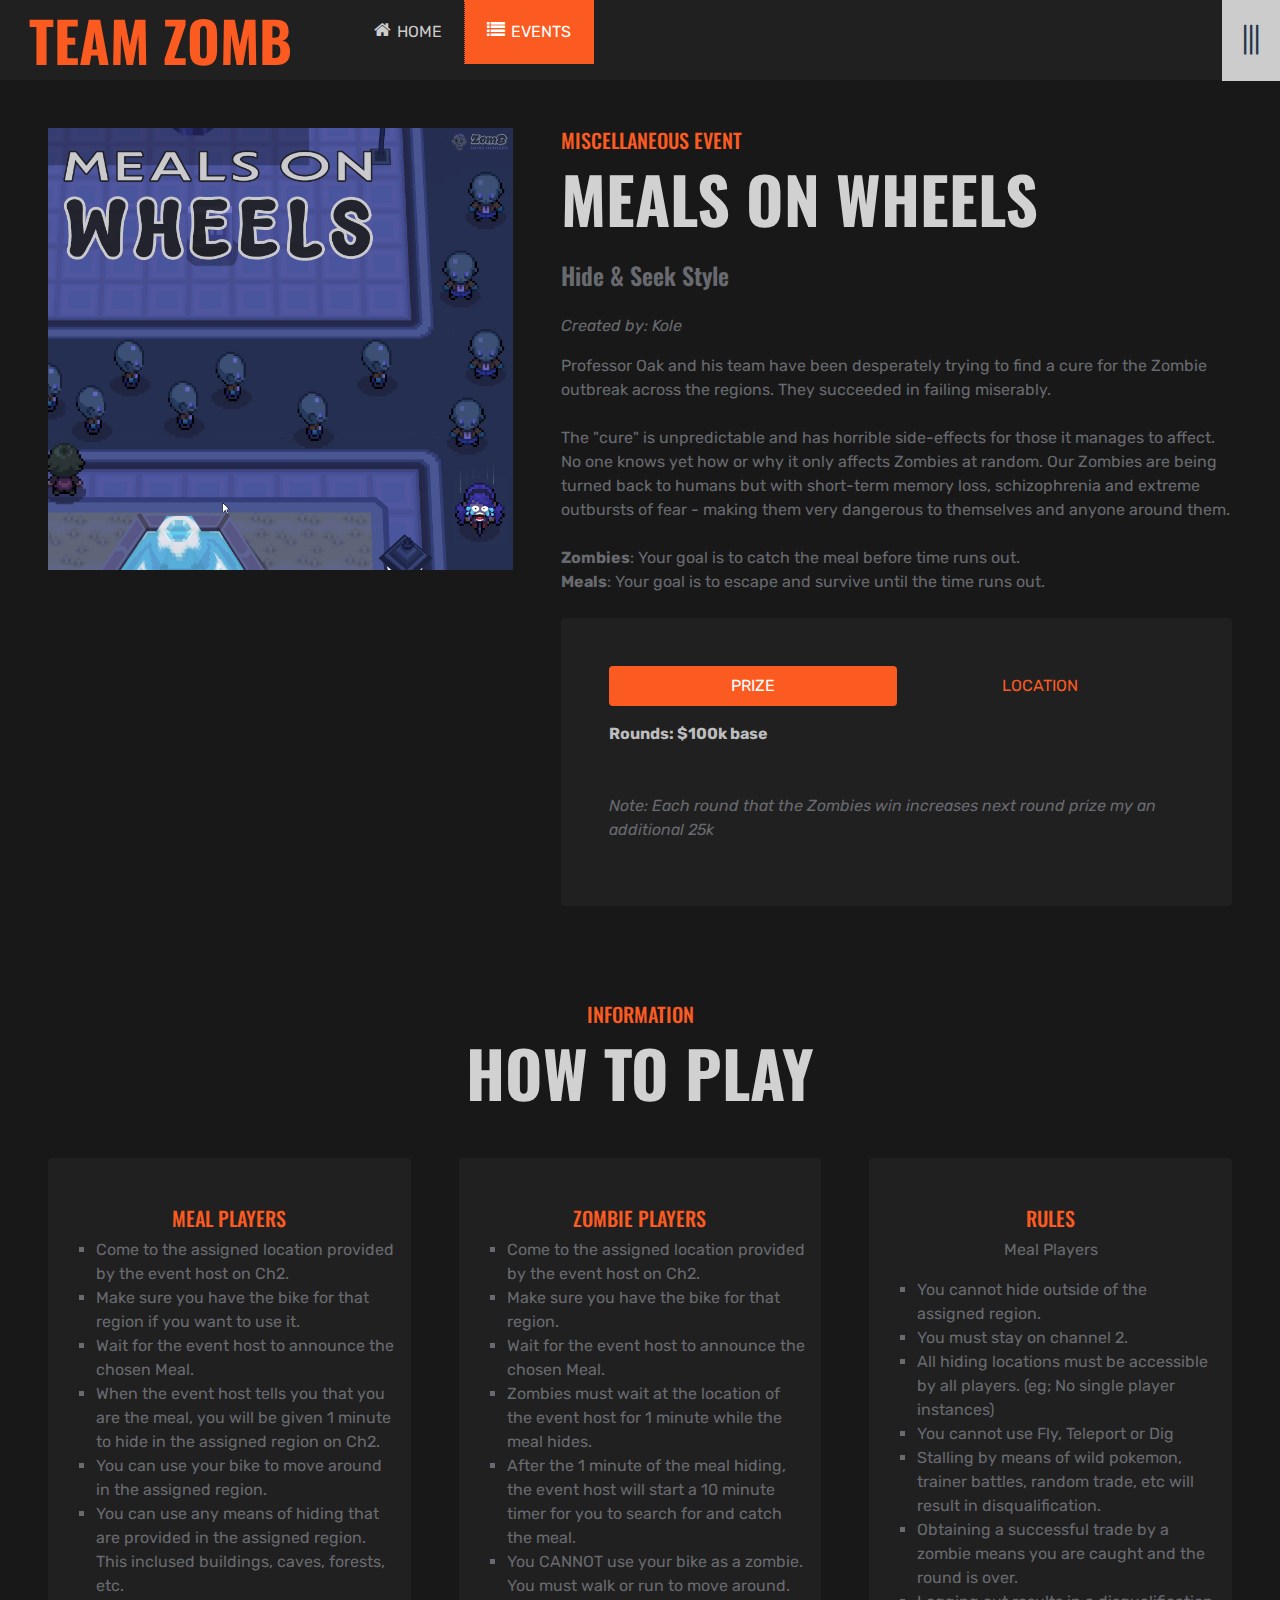
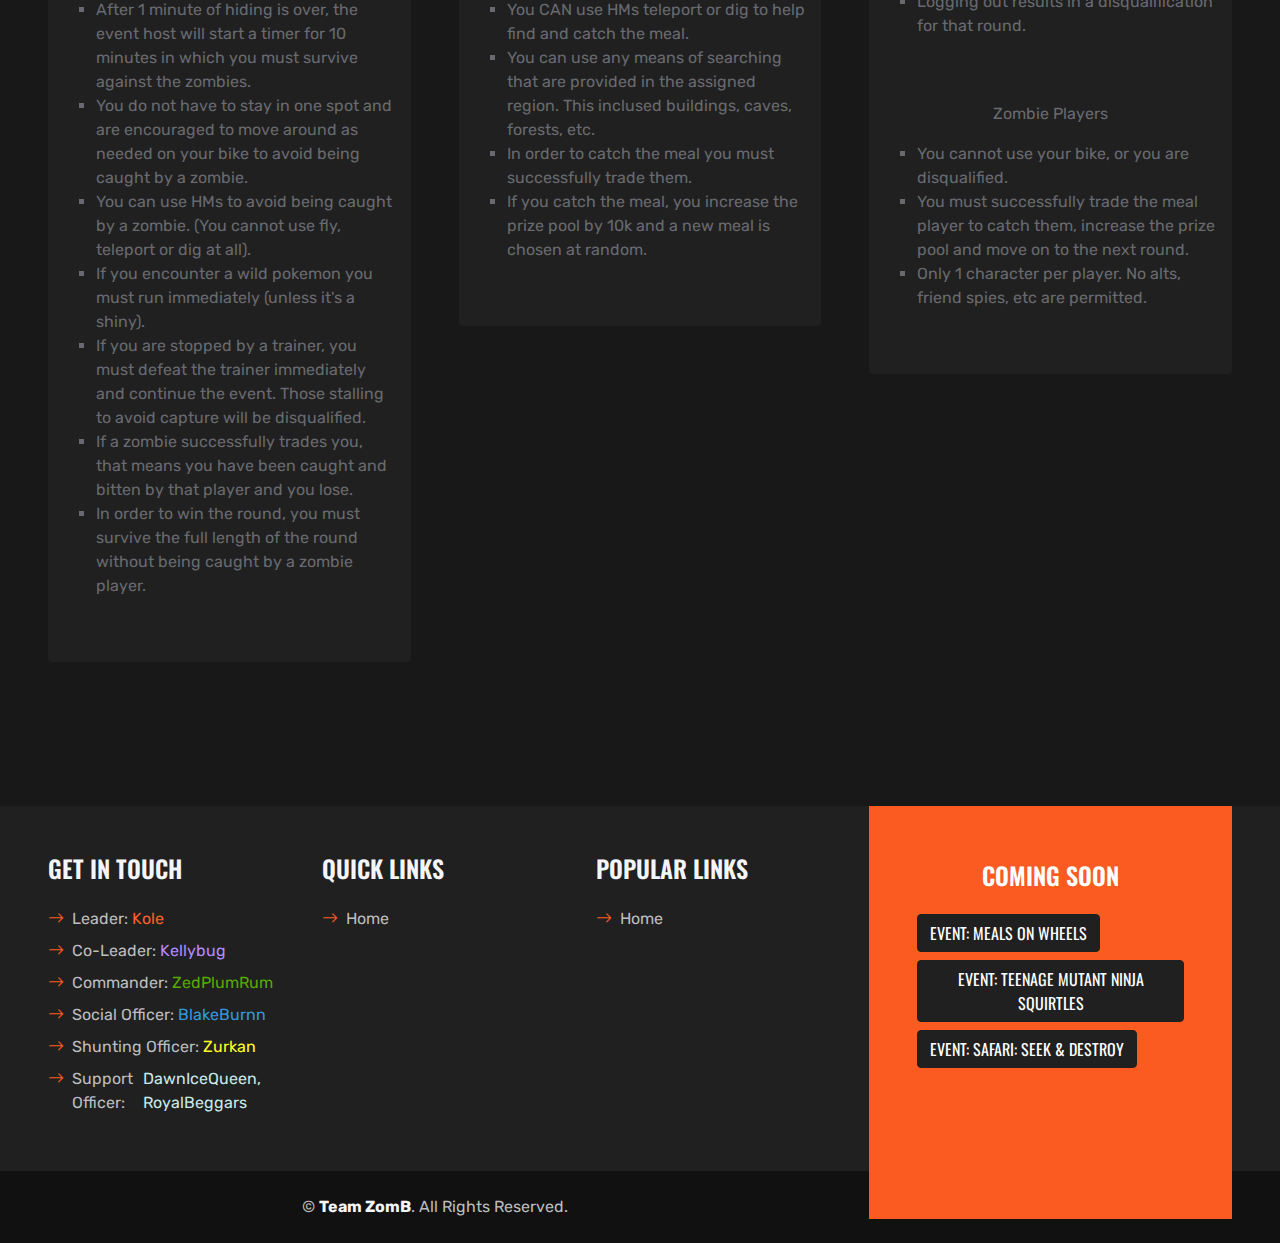
<file: events/meals-on-wheels.html>
<!DOCTYPE html>
<html lang="en">

<head>
    <meta charset="utf-8">
    <title>Meals On Wheels - Event</title>
    <meta content="width=device-width, initial-scale=1.0" name="viewport">
    <meta content="ZomB Event" name="keywords">
    <meta content="Team ZomB - PokeMMO top shiny hunting team" name="description">

    <!-- Favicon -->
    <link href="../img/favicon.png" rel="icon">

    <!-- Google Web Fonts -->
    <link rel="preconnect" href="https://fonts.gstatic.com">
    <link href="https://fonts.googleapis.com/css2?family=Oswald:wght@400;500;600;700&family=Rubik&display=swap" rel="stylesheet">

    <!-- Icon Font Stylesheet -->
    <link href="https://cdnjs.cloudflare.com/ajax/libs/font-awesome/5.15.0/css/all.min.css" rel="stylesheet">
    <link href="https://cdn.jsdelivr.net/npm/bootstrap-icons@1.4.1/font/bootstrap-icons.css" rel="stylesheet">
    <link href="../lib/flaticon/font/flaticon.css" rel="stylesheet">

    <link href='https://fonts.googleapis.com/css?family=Roboto:400,300,700' rel='stylesheet' type='text/css'>
    <link rel="stylesheet" href="https://maxcdn.bootstrapcdn.com/font-awesome/4.3.0/css/font-awesome.min.css">

    <!-- Libraries Stylesheet -->
    <link href="../lib/owlcarousel/assets/owl.carousel.min.css" rel="stylesheet">

    <!-- Customized Bootstrap Stylesheet -->
    <link href="../css/bootstrap.min.css" rel="stylesheet">

    <!-- Template Stylesheet -->
    <link href="../css/style.css" rel="stylesheet">
</head>

<body>
    <!-- Header Start -->
    <div class="container-fluid bg-dark px-0">
        <div class="row gx-0">
            <div class="col-lg-3 bg-dark d-none d-lg-block">
                <a href="../index.html" class="navbar-brand w-100 h-100 m-0 p-0 d-flex align-items-center justify-content-center">
                    <h1 class="m-0 display-4 text-primary text-uppercase">Team ZomB</h1>
                </a>
            </div>
            <div class="col-lg-9">
                <div class="row gx-0 bg-secondary d-none d-lg-flex">
                    <div class="col-lg-7 px-5 text-start">
                    </div>
                </div>
                <ul class="exo-menu">
                    <li><a href="/"><i class="fa fa-home"></i>Home</a></li>
                    <li class="mega-drop-down"><a class="active" href="#"><i class="fa fa-list"></i>Events</a>
                        <div class="animated fadeIn mega-menu">
                            <div class="mega-menu-wrap">
                                <div class="row">
                                    <div class="col-md-3">
                                        <h4 class="row mega-title">PvE Events</h4>
                                        <ul class="stander">
                                            <li><a href="/events/corpse-and-rotters">Corpse & Rotters</a></li>
                                            <li><a href="/events/three-course-cadaver">3 Course Cadaver</a></li>
                                            <li><a href="/events/collected-infected">Collected Infected</a></li>
                                            <li><a href="/events/teenage-mutant-ninja-squirtles">Teenage Mutant Ninja Squirtles</a></li>
                                            <li><a href="/events/zombthon">ZomBthon</a></li>
                                            <li><a href="/events/zombingo">ZomBingo</a></li>
                                        </ul>
                                    </div>
                                    <div class="col-md-3">
                                        <h4 class="row mega-title">PvP Events</h4>
                                        <ul class="stander">
                                            <li><a href="/events/clefairy-tales">Clefairy Tales</a></li>
                                            <li><a href="/events/safari-seek-and-destroy">Safari: Seek & Destroy</a></li>
                                            <li><a href="/events/tug-of-war">Tug-of-War</a></li>
                                        </ul>
                                    </div>
                                    <div class="col-md-3">
                                        <h4 class="row mega-title">RNGesus</h4>
                                        <ul class="stander">
                                            <li><a href="/events/meowth-lotto">Meowth Lotto</a></li>
                                            <li><a href="/events/persian-lotto">Persian Lotto</a></li>
                                            <li><a href="/events/zomb-raffle">ZomB Raffle</a></li>
                                            <li><a href="/events/zomb-bounty-hunters">ZomB Bounty Hunters</a></li>
                                            <li><a href="/events/zomb-shunt-board">ZomB Shunt Board</a></li>
                                        </ul>
                                    </div>
                                    <div class="col-md-3">
                                        <h4 class="row mega-title">Misc Events</h4>
                                        <ul class="stander">
                                            <li><a href="/events/a-night-to-dismember">A Night To Dismember</a></li>
                                            <li><a href="/events/meals-on-wheels">Meals on Wheels</a></li>
                                            <li><a href="/events/zomb-hot-head">Hot Head</a></li>
                                            <li><a href="/events/zomb-hide-and-seek">Hide & Seek</a></li>
                                            <li><a href="/events/red-light-green-light">Red Light - Green Light</a></li>
                                        </ul>
                                    </div>
                                </div>
                            </div>
                        </div>
                    </li>
                    <a href="#" class="toggle-menu visible-xs-block">|||</a>
                </ul>
            </div>
        </div>
    </div>
    <!-- Header End -->


    <!-- About Start -->
    <div class="container-fluid p-5">
        <div class="row gx-5">
            <div class="col-lg-5 mb-5 mb-lg-0" style="min-height: 500px;">
                <div class="position-relative h-100">
                    <img class="position-absolute w-100 img-event" src="img/mow-poster.jpg" style="object-fit: cover;">
                </div>
            </div>
            <div class="col-lg-7">
                <div class="mb-4">
                    <h5 class="text-primary text-uppercase">Miscellaneous Event</h5>
                    <h1 class="display-3 text-uppercase mb-0">Meals on Wheels</h1>
                </div>
                <h4 class="text-body mb-4">Hide & Seek Style</h4>
                <p><i>Created by: Kole</i></p>
                <p class="mb-4">Professor Oak and his team have been desperately trying to find a cure for the Zombie outbreak across the regions. They succeeded in failing miserably. <br><br>
                    
                    The "cure" is unpredictable and has horrible side-effects for those it manages to affect. No one knows yet how or why it only affects Zombies at random. Our Zombies are being turned back to humans but with short-term memory loss, schizophrenia and extreme outbursts of fear - making them very dangerous to themselves and anyone around them.<br><br>
                    
                    <b>Zombies</b>: Your goal is to catch the meal before time runs out.<br>
                    <b>Meals</b>: Your goal is to escape and survive until the time runs out.
                </p>
                <div class="rounded bg-dark p-5">
                    <ul class="nav nav-pills justify-content-between mb-3">
                        <li class="nav-item w-50">
                            <a class="nav-link text-uppercase text-center w-100 active" data-bs-toggle="pill" href="#pills-1">Prize</a>
                        </li>
                        <li class="nav-item w-50">
                            <a class="nav-link text-uppercase text-center w-100" data-bs-toggle="pill" href="#pills-2">Location</a>
                        </li>
                    </ul>
                    <div class="tab-content">
                        <div class="tab-pane fade show active" id="pills-1">
                            <p class="text-secondary mb-0"><b>Rounds: $100k base</b></p>
                            
                            <br><br>
                            <p><i>Note: Each round that the Zombies win increases next round prize my an additional 25k</i></p>
                        </div>
                        <div class="tab-pane fade" id="pills-2">
                            <p class="text-secondary mb-0"><b>Region assigned by event host.</b> Kanto | Hoenn | Unova | Sinnoh - Ch2</p>
                            <br><br>
                            <p><i>Note: "Meal" players will want to have a bike for the chosen region.</i></p>
                        </div>
                    </div>
                </div>
            </div>
        </div>
    </div>
    <!-- About End -->

    <!-- Contact Start -->
    <div class="container-fluid p-5">
        <div class="mb-5 text-center">
            <h5 class="text-primary text-uppercase">information</h5>
            <h1 class="display-3 text-uppercase mb-0">How to play</h1>
        </div>
        <div class="row g-5 mb-5">
            <div class="col-lg-4">
                <div class="d-flex flex-column align-items-center bg-dark rounded py-5 px-3">
                    <h5 class="text-uppercase text-primary">Meal Players</h5>
                    <ul class="stander">
                        <li>Come to the assigned location provided by the event host on Ch2.</li>
                        <li>Make sure you have the bike for that region if you want to use it.</li>
                        <li>Wait for the event host to announce the chosen Meal.</li>
                        <li>When the event host tells you that you are the meal, you will be given 1 minute to hide in the assigned region on Ch2.</li>
                        <li>You can use your bike to move around in the assigned region.</li>
                        <li>You can use any means of hiding that are provided in the assigned region. This inclused buildings, caves, forests, etc.</li>
                        <li>After 1 minute of hiding is over, the event host will start a timer for 10 minutes in which you must survive against the zombies.</li>
                        <li>You do not have to stay in one spot and are encouraged to move around as needed on your bike to avoid being caught by a zombie.</li>
                        <li>You can use HMs to avoid being caught by a zombie. (You cannot use fly, teleport or dig at all).</li>
                        <li>If you encounter a wild pokemon you must run immediately (unless it's a shiny).</li>
                        <li>If you are stopped by a trainer, you must defeat the trainer immediately and continue the event. Those stalling to avoid capture will be disqualified.</li>
                        <li>If a zombie successfully trades you, that means you have been caught and bitten by that player and you lose.</li>
                        <li>In order to win the round, you must survive the full length of the round without being caught by a zombie player.</li>
                    </ul>
                </div>
            </div>
            <div class="col-lg-4">
                <div class="d-flex flex-column align-items-center bg-dark rounded py-5 px-3">
                    <h5 class="text-uppercase text-primary">Zombie Players</h5>
                    <ul class="stander">
                        <li>Come to the assigned location provided by the event host on Ch2.</li>
                        <li>Make sure you have the bike for that region.</li>
                        <li>Wait for the event host to announce the chosen Meal.</li>
                        <li>Zombies must wait at the location of the event host for 1 minute while the meal hides.</li>
                        <li>After the 1 minute of the meal hiding, the event host will start a 10 minute timer for you to search for and catch the meal.</li>
                        <li>You CANNOT use your bike as a zombie. You must walk or run to move around.</li>
                        <li>You CAN use HMs teleport or dig to help find and catch the meal.</li>
                        <li>You can use any means of searching that are provided in the assigned region. This inclused buildings, caves, forests, etc.</li>
                        <li>In order to catch the meal you must successfully trade them.</li>
                        <li>If you catch the meal, you increase the prize pool by 10k and a new meal is chosen at random.</li>
                    </ul>
                </div>
            </div>
            <div class="col-lg-4">
                <div class="d-flex flex-column align-items-center bg-dark rounded py-5 px-3">
                    <h5 class="text-uppercase text-primary">Rules</h5>
                    <p>Meal Players</p>
                    <ul class="stander">
                        <li>You cannot hide outside of the assigned region.</li>
                        <li>You must stay on channel 2.</li>
                        <li>All hiding locations must be accessible by all players. (eg; No single player instances)</li>
                        <li>You cannot use Fly, Teleport or Dig</li>
                        <li>Stalling by means of wild pokemon, trainer battles, random trade, etc will result in disqualification.</li>
                        <li>Obtaining a successful trade by a zombie means you are caught and the round is over.</li>
                        <li>Logging out results in a disqualification for that round.</li>
                    </ul>
                    <br><br>
                    <p>Zombie Players</p>
                    <ul class="stander">
                        <li>You cannot use your bike, or you are disqualified.</li>
                        <li>You must successfully trade the meal player to catch them, increase the prize pool and move on to the next round.</li>
                        <li>Only 1 character per player. No alts, friend spies, etc are permitted.</li>
                    </ul>
                </div>
            </div>
        </div>
    </div>
    <!-- Contact End -->


    <!-- Footer Start -->
    <div class="container-fluid bg-dark text-secondary px-5 mt-5">
        <div class="row gx-5">
            <div class="col-lg-8 col-md-6">
                <div class="row gx-5">
                    <div class="col-lg-4 col-md-12 pt-5 mb-5">
                        <h4 class="text-uppercase text-light mb-4">Get In Touch</h4>
                        <div class="d-flex mb-2">
                            <i class="bi bi-arrow-right text-primary me-2"></i>
                            <p class="mb-0">Leader:&nbsp;</p>
                            <p class="mb-0 kole">Kole</p>
                        </div>
                        <div class="d-flex mb-2">
                            <i class="bi bi-arrow-right text-primary me-2"></i>
                            <p class="mb-0">Co-Leader:&nbsp;</p>
                            <p class="mb-0 kelly">Kellybug</p>
                        </div>
                        <div class="d-flex mb-2">
                            <i class="bi bi-arrow-right text-primary me-2"></i>
                            <p class="mb-0">Commander:&nbsp;</p>
                            <p class="mb-0 commander">ZedPlumRum</p>
                        </div>
                        <div class="d-flex mb-2">
                            <i class="bi bi-arrow-right text-primary me-2"></i>
                            <p class="mb-0">Social Officer:&nbsp;</p>
                            <p class="mb-0 social">BlakeBurnn</p>
                        </div>
                        <div class="d-flex mb-2">
                            <i class="bi bi-arrow-right text-primary me-2"></i>
                            <p class="mb-0">Shunting Officer:&nbsp;</p>
                            <p class="mb-0 shunting">Zurkan</p>
                        </div>
                        <div class="d-flex mb-2">
                            <i class="bi bi-arrow-right text-primary me-2"></i>
                            <p class="mb-0">Support Officer:&nbsp;</p>
                            <p class="mb-0 support">DawnIceQueen, RoyalBeggars</p>
                        </div>
                    </div>
                    <div class="col-lg-4 col-md-12 pt-0 pt-lg-5 mb-5">
                        <h4 class="text-uppercase text-light mb-4">Quick Links</h4>
                        <div class="d-flex flex-column justify-content-start">
                            <a class="text-secondary mb-2" href="#"><i class="bi bi-arrow-right text-primary me-2"></i>Home</a>
                        </div>
                    </div>
                    <div class="col-lg-4 col-md-12 pt-0 pt-lg-5 mb-5">
                        <h4 class="text-uppercase text-light mb-4">Popular Links</h4>
                        <div class="d-flex flex-column justify-content-start">
                            <a class="text-secondary mb-2" href="#"><i class="bi bi-arrow-right text-primary me-2"></i>Home</a>
                        </div>
                    </div>
                </div>
            </div>
            <div class="col-lg-4 col-md-6">
                <div class="d-flex flex-column align-items-center justify-content-center text-center h-100 bg-primary p-5">
                    <h4 class="text-uppercase text-white mb-4">Coming Soon</h4>

                    <!-- CS Items Start -->
                    <div class="mb-5">

                        <div class="d-flex flex-wrap m-n1">
                            <a href="" class="btn btn-dark m-1">Event: Meals on Wheels</a>
                            <a href="" class="btn btn-dark m-1">Event: Teenage Mutant Ninja Squirtles</a>
                            <a href="" class="btn btn-dark m-1">Event: Safari: Seek & Destroy</a>
                        </div>
                    </div>
                    <!-- CS Items End -->

                </div>
            </div>
        </div>
    </div>
    <div class="container-fluid py-4 py-lg-0 px-5" style="background: #111111;">
        <div class="row gx-5">
            <div class="col-lg-8">
                <div class="py-lg-4 text-center">
                    <p class="text-secondary mb-0">&copy; <a class="text-light fw-bold" href="#">Team ZomB</a>. All Rights Reserved.</p>
                </div>
            </div>
            <div class="col-lg-4">
                <div class="py-lg-4 text-center credit">
                    <p class="text-light mb-0"></p>
                </div>
            </div>
        </div>
    </div>
    <!-- Footer End -->


    <!-- Back to Top -->
    <a href="#" class="btn btn-dark py-3 fs-4 back-to-top"><i class="bi bi-arrow-up"></i></a>


    <!-- JavaScript Libraries -->
    <script src="https://code.jquery.com/jquery-3.4.1.min.js"></script>
    <script src="https://cdn.jsdelivr.net/npm/bootstrap@5.0.0/dist/js/bootstrap.bundle.min.js"></script>
    <script src="../lib/easing/easing.min.js"></script>
    <script src="../lib/waypoints/waypoints.min.js"></script>
    <script src="../lib/counterup/counterup.min.js"></script>
    <script src="../lib/owlcarousel/owl.carousel.min.js"></script>

    <!-- Template Javascript -->
    <script src="../js/main.js"></script>
</body>

</html>
</file>
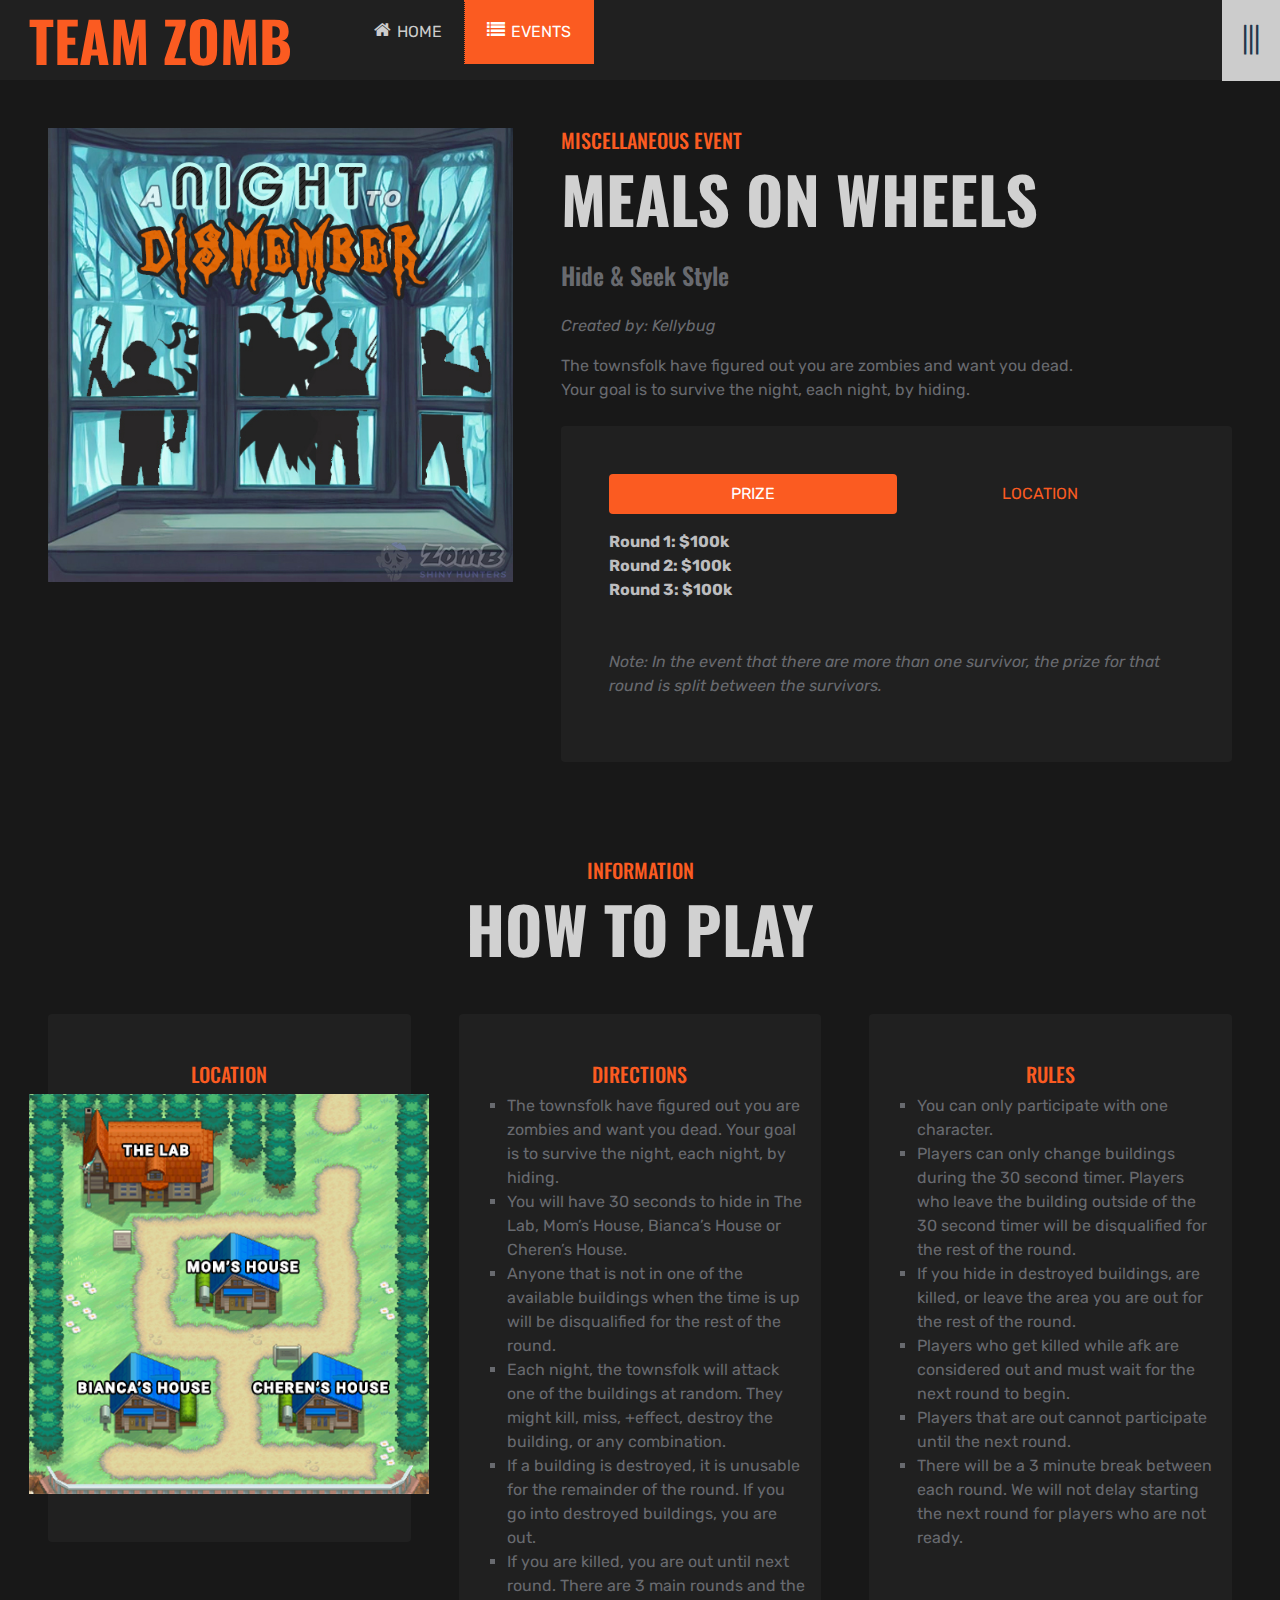
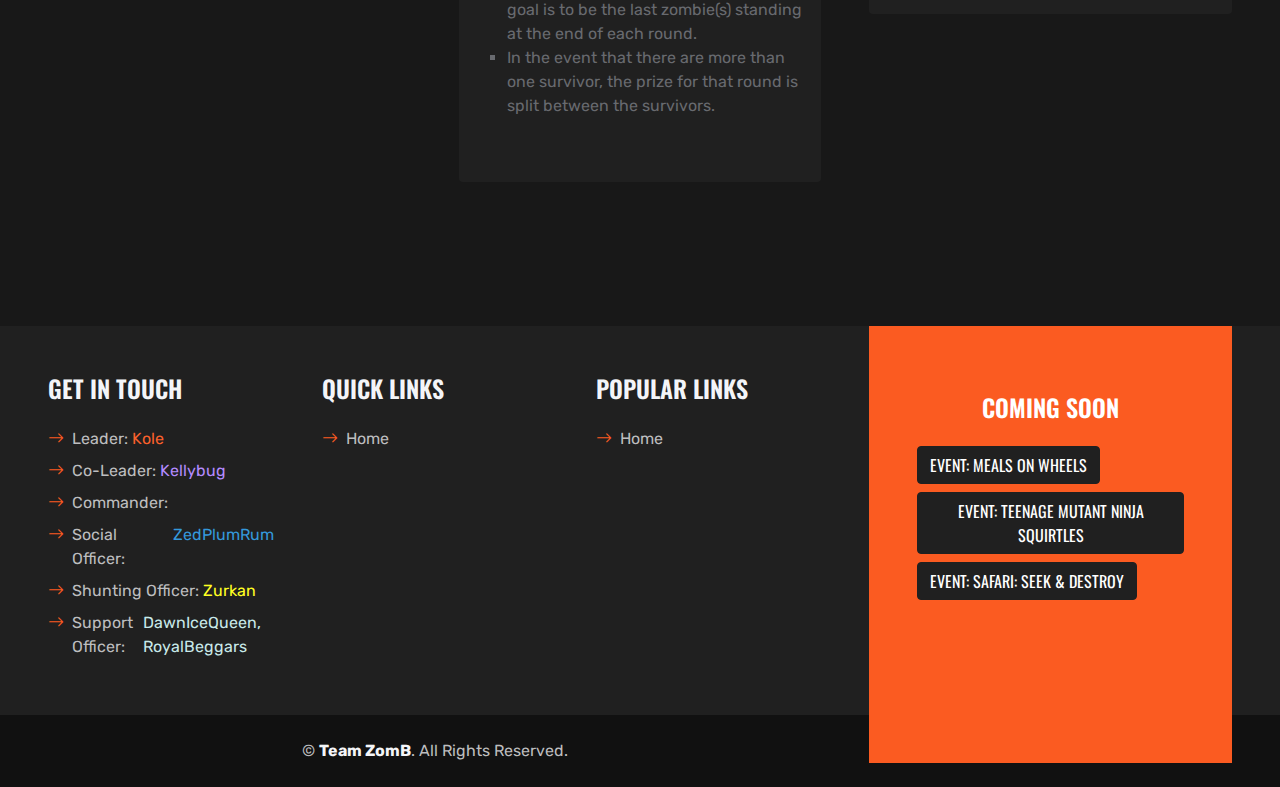
<file: events/mow.html>
<!DOCTYPE html>
<html lang="en">

<head>
    <meta charset="utf-8">
    <title>Meals On Wheels - Event</title>
    <meta content="width=device-width, initial-scale=1.0" name="viewport">
    <meta content="ZomB Event" name="keywords">
    <meta content="Team ZomB - PokeMMO top shiny hunting team" name="description">

    <!-- Favicon -->
    <link href="../img/favicon.png" rel="icon">

    <!-- Google Web Fonts -->
    <link rel="preconnect" href="https://fonts.gstatic.com">
    <link href="https://fonts.googleapis.com/css2?family=Oswald:wght@400;500;600;700&family=Rubik&display=swap" rel="stylesheet">

    <!-- Icon Font Stylesheet -->
    <link href="https://cdnjs.cloudflare.com/ajax/libs/font-awesome/5.15.0/css/all.min.css" rel="stylesheet">
    <link href="https://cdn.jsdelivr.net/npm/bootstrap-icons@1.4.1/font/bootstrap-icons.css" rel="stylesheet">
    <link href="../lib/flaticon/font/flaticon.css" rel="stylesheet">

    <link href='https://fonts.googleapis.com/css?family=Roboto:400,300,700' rel='stylesheet' type='text/css'>
    <link rel="stylesheet" href="https://maxcdn.bootstrapcdn.com/font-awesome/4.3.0/css/font-awesome.min.css">

    <!-- Libraries Stylesheet -->
    <link href="../lib/owlcarousel/assets/owl.carousel.min.css" rel="stylesheet">

    <!-- Customized Bootstrap Stylesheet -->
    <link href="../css/bootstrap.min.css" rel="stylesheet">

    <!-- Template Stylesheet -->
    <link href="../css/style.css" rel="stylesheet">
</head>

<body>
    <!-- Header Start -->
    <div class="container-fluid bg-dark px-0">
        <div class="row gx-0">
            <div class="col-lg-3 bg-dark d-none d-lg-block">
                <a href="../index.html" class="navbar-brand w-100 h-100 m-0 p-0 d-flex align-items-center justify-content-center">
                    <h1 class="m-0 display-4 text-primary text-uppercase">Team ZomB</h1>
                </a>
            </div>
            <div class="col-lg-9">
                <div class="row gx-0 bg-secondary d-none d-lg-flex">
                    <div class="col-lg-7 px-5 text-start">
                    </div>
                </div>
                <ul class="exo-menu">
                    <li><a href="/"><i class="fa fa-home"></i>Home</a></li>
                    <li class="mega-drop-down"><a class="active" href="#"><i class="fa fa-list"></i>Events</a>
                        <div class="animated fadeIn mega-menu">
                            <div class="mega-menu-wrap">
                                <div class="row">
                                    <div class="col-md-3">
                                        <h4 class="row mega-title">PvE Events</h4>
                                        <ul class="stander">
                                            <li><a href="/events/corpse-and-rotters">Corpse & Rotters</a></li>
                                            <li><a href="/events/three-course-cadaver">3 Course Cadaver</a></li>
                                            <li><a href="/events/collected-infected">Collected Infected</a></li>
                                            <li><a href="/events/teenage-mutant-ninja-squirtles">Teenage Mutant Ninja Squirtles</a></li>
                                            <li><a href="/events/zombthon">ZomBthon</a></li>
                                            <li><a href="/events/zombingo">ZomBingo</a></li>
                                        </ul>
                                    </div>
                                    <div class="col-md-3">
                                        <h4 class="row mega-title">PvP Events</h4>
                                        <ul class="stander">
                                            <li><a href="/events/clefairy-tales">Clefairy Tales</a></li>
                                            <li><a href="/events/safari-seek-and-destroy">Safari: Seek & Destroy</a></li>
                                            <li><a href="/events/tug-of-war">Tug-of-War</a></li>
                                        </ul>
                                    </div>
                                    <div class="col-md-3">
                                        <h4 class="row mega-title">RNGesus</h4>
                                        <ul class="stander">
                                            <li><a href="/events/meowth-lotto">Meowth Lotto</a></li>
                                            <li><a href="/events/persian-lotto">Persian Lotto</a></li>
                                            <li><a href="/events/zomb-raffle">ZomB Raffle</a></li>
                                            <li><a href="/events/zomb-bounty-hunters">ZomB Bounty Hunters</a></li>
                                            <li><a href="/events/zomb-shunt-board">ZomB Shunt Board</a></li>
                                        </ul>
                                    </div>
                                    <div class="col-md-3">
                                        <h4 class="row mega-title">Misc Events</h4>
                                        <ul class="stander">
                                            <li><a href="/events/a-night-to-dismember">A Night To Dismember</a></li>
                                            <li><a href="/events/meals-on-wheels">Meals on Wheels</a></li>
                                            <li><a href="/events/zomb-hot-head">Hot Head</a></li>
                                            <li><a href="/events/zomb-hide-and-seek">Hide & Seek</a></li>
                                            <li><a href="/events/red-light-green-light">Red Light - Green Light</a></li>
                                        </ul>
                                    </div>
                                </div>
                            </div>
                        </div>
                    </li>
                    <a href="#" class="toggle-menu visible-xs-block">|||</a>
                </ul>
            </div>
        </div>
    </div>
    <!-- Header End -->


    <!-- About Start -->
    <div class="container-fluid p-5">
        <div class="row gx-5">
            <div class="col-lg-5 mb-5 mb-lg-0" style="min-height: 500px;">
                <div class="position-relative h-100">
                    <img class="position-absolute w-100 img-event" src="img/antd-poster.jpg" style="object-fit: cover;">
                </div>
            </div>
            <div class="col-lg-7">
                <div class="mb-4">
                    <h5 class="text-primary text-uppercase">Miscellaneous Event</h5>
                    <h1 class="display-3 text-uppercase mb-0">Meals on Wheels</h1>
                </div>
                <h4 class="text-body mb-4">Hide & Seek Style</h4>
                <p><i>Created by: Kellybug</i></p>
                <p class="mb-4">The townsfolk have figured out you are zombies and want you dead.<br> Your goal is to survive the night, each night, by hiding.
                </p>
                <div class="rounded bg-dark p-5">
                    <ul class="nav nav-pills justify-content-between mb-3">
                        <li class="nav-item w-50">
                            <a class="nav-link text-uppercase text-center w-100 active" data-bs-toggle="pill" href="#pills-1">Prize</a>
                        </li>
                        <li class="nav-item w-50">
                            <a class="nav-link text-uppercase text-center w-100" data-bs-toggle="pill" href="#pills-2">Location</a>
                        </li>
                    </ul>
                    <div class="tab-content">
                        <div class="tab-pane fade show active" id="pills-1">
                            <p class="text-secondary mb-0"><b>Round 1: $100k</b></p>
                            <p class="text-secondary mb-0"><b>Round 2: $100k</b></p>
                            <p class="text-secondary mb-0"><b>Round 3: $100k</b></p>
                            <br><br>
                            <p><i>Note: In the event that there are more than one survivor, the prize for that round is split between the survivors.</i></p>
                        </div>
                        <div class="tab-pane fade" id="pills-2">
                            <p class="text-secondary mb-0"><b>Unova:</b> Nuvema Town Ch2</p>
                        </div>
                    </div>
                </div>
            </div>
        </div>
    </div>
    <!-- About End -->


    <!-- Contact Start -->
    <div class="container-fluid p-5">
        <div class="mb-5 text-center">
            <h5 class="text-primary text-uppercase">information</h5>
            <h1 class="display-3 text-uppercase mb-0">How to play</h1>
        </div>
        <div class="row g-5 mb-5">
            <div class="col-lg-4">
                <div class="d-flex flex-column align-items-center bg-dark rounded py-5 px-3">
                    <h5 class="text-uppercase text-primary">Location</h5>
                    <img class="img-event2" src="img/nuvema-town.jpg" style="object-fit: cover;">
                </div>
            </div>
            <div class="col-lg-4">
                <div class="d-flex flex-column align-items-center bg-dark rounded py-5 px-3">
                    <h5 class="text-uppercase text-primary">Directions</h5>
                    <ul class="stander">
                        <li>The townsfolk have figured out you are zombies and want you dead. Your goal is to survive the night, each night, by hiding.</li>
                        <li>You will have 30 seconds to hide in The Lab, Mom’s House, Bianca’s House or Cheren’s House.</li>
                        <li>Anyone that is not in one of the available buildings when the time is up will be disqualified for the rest of the round.</li>
                        <li>Each night, the townsfolk will attack one of the buildings at random. They might kill, miss, +effect, destroy the building, or any combination.</li>
                        <li>If a building is destroyed, it is unusable for the remainder of the round. If you go into destroyed buildings, you are out.</li>
                        <li>If you are killed, you are out until next round. There are 3 main rounds and the goal is to be the last zombie(s) standing at the end of each round.</li>
                        <li>In the event that there are more than one survivor, the prize for that round is split between the survivors.</li>
                    </ul>
                </div>
            </div>
            <div class="col-lg-4">
                <div class="d-flex flex-column align-items-center bg-dark rounded py-5 px-3">
                    <h5 class="text-uppercase text-primary">Rules</h5>
                    <ul class="stander">
                        <li>You can only participate with one character.</li>
                        <li>Players can only change buildings during the 30 second timer. Players who leave the building outside of the 30 second timer will be disqualified for the rest of the round.</li>
                        <li>If you hide in destroyed buildings, are killed, or leave the area you are out for the rest of the round.</li>
                        <li>Players who get killed while afk are considered out and must wait for the next round to begin.</li>
                        <li>Players that are out cannot participate until the next round.</li>
                        <li>There will be a 3 minute break between each round. We will not delay starting the next round for players who are not ready.</li>
                    </ul>
                </div>
            </div>
        </div>
    </div>
    <!-- Contact End -->


    <!-- Footer Start -->
    <div class="container-fluid bg-dark text-secondary px-5 mt-5">
        <div class="row gx-5">
            <div class="col-lg-8 col-md-6">
                <div class="row gx-5">
                    <div class="col-lg-4 col-md-12 pt-5 mb-5">
                        <h4 class="text-uppercase text-light mb-4">Get In Touch</h4>
                        <div class="d-flex mb-2">
                            <i class="bi bi-arrow-right text-primary me-2"></i>
                            <p class="mb-0">Leader:&nbsp;</p>
                            <p class="mb-0 kole">Kole</p>
                        </div>
                        <div class="d-flex mb-2">
                            <i class="bi bi-arrow-right text-primary me-2"></i>
                            <p class="mb-0">Co-Leader:&nbsp;</p>
                            <p class="mb-0 kelly">Kellybug</p>
                        </div>
                        <div class="d-flex mb-2">
                            <i class="bi bi-arrow-right text-primary me-2"></i>
                            <p class="mb-0">Commander: </p>
                        </div>
                        <div class="d-flex mb-2">
                            <i class="bi bi-arrow-right text-primary me-2"></i>
                            <p class="mb-0">Social Officer:&nbsp;</p>
                            <p class="mb-0 social">ZedPlumRum</p>
                        </div>
                        <div class="d-flex mb-2">
                            <i class="bi bi-arrow-right text-primary me-2"></i>
                            <p class="mb-0">Shunting Officer:&nbsp;</p>
                            <p class="mb-0 shunting">Zurkan</p>
                        </div>
                        <div class="d-flex mb-2">
                            <i class="bi bi-arrow-right text-primary me-2"></i>
                            <p class="mb-0">Support Officer:&nbsp;</p>
                            <p class="mb-0 support">DawnIceQueen, RoyalBeggars</p>
                        </div>
                    </div>
                    <div class="col-lg-4 col-md-12 pt-0 pt-lg-5 mb-5">
                        <h4 class="text-uppercase text-light mb-4">Quick Links</h4>
                        <div class="d-flex flex-column justify-content-start">
                            <a class="text-secondary mb-2" href="#"><i class="bi bi-arrow-right text-primary me-2"></i>Home</a>
                        </div>
                    </div>
                    <div class="col-lg-4 col-md-12 pt-0 pt-lg-5 mb-5">
                        <h4 class="text-uppercase text-light mb-4">Popular Links</h4>
                        <div class="d-flex flex-column justify-content-start">
                            <a class="text-secondary mb-2" href="#"><i class="bi bi-arrow-right text-primary me-2"></i>Home</a>
                        </div>
                    </div>
                </div>
            </div>
            <div class="col-lg-4 col-md-6">
                <div class="d-flex flex-column align-items-center justify-content-center text-center h-100 bg-primary p-5">
                    <h4 class="text-uppercase text-white mb-4">Coming Soon</h4>

                    <!-- CS Items Start -->
                    <div class="mb-5">

                        <div class="d-flex flex-wrap m-n1">
                            <a href="" class="btn btn-dark m-1">Event: Meals on Wheels</a>
                            <a href="" class="btn btn-dark m-1">Event: Teenage Mutant Ninja Squirtles</a>
                            <a href="" class="btn btn-dark m-1">Event: Safari: Seek & Destroy</a>
                        </div>
                    </div>
                    <!-- CS Items End -->

                </div>
            </div>
        </div>
    </div>
    <div class="container-fluid py-4 py-lg-0 px-5" style="background: #111111;">
        <div class="row gx-5">
            <div class="col-lg-8">
                <div class="py-lg-4 text-center">
                    <p class="text-secondary mb-0">&copy; <a class="text-light fw-bold" href="#">Team ZomB</a>. All Rights Reserved.</p>
                </div>
            </div>
            <div class="col-lg-4">
                <div class="py-lg-4 text-center credit">
                    <p class="text-light mb-0"></p>
                </div>
            </div>
        </div>
    </div>
    <!-- Footer End -->


    <!-- Back to Top -->
    <a href="#" class="btn btn-dark py-3 fs-4 back-to-top"><i class="bi bi-arrow-up"></i></a>


    <!-- JavaScript Libraries -->
    <script src="https://code.jquery.com/jquery-3.4.1.min.js"></script>
    <script src="https://cdn.jsdelivr.net/npm/bootstrap@5.0.0/dist/js/bootstrap.bundle.min.js"></script>
    <script src="../lib/easing/easing.min.js"></script>
    <script src="../lib/waypoints/waypoints.min.js"></script>
    <script src="../lib/counterup/counterup.min.js"></script>
    <script src="../lib/owlcarousel/owl.carousel.min.js"></script>

    <!-- Template Javascript -->
    <script src="../js/main.js"></script>
</body>

</html>
</file>
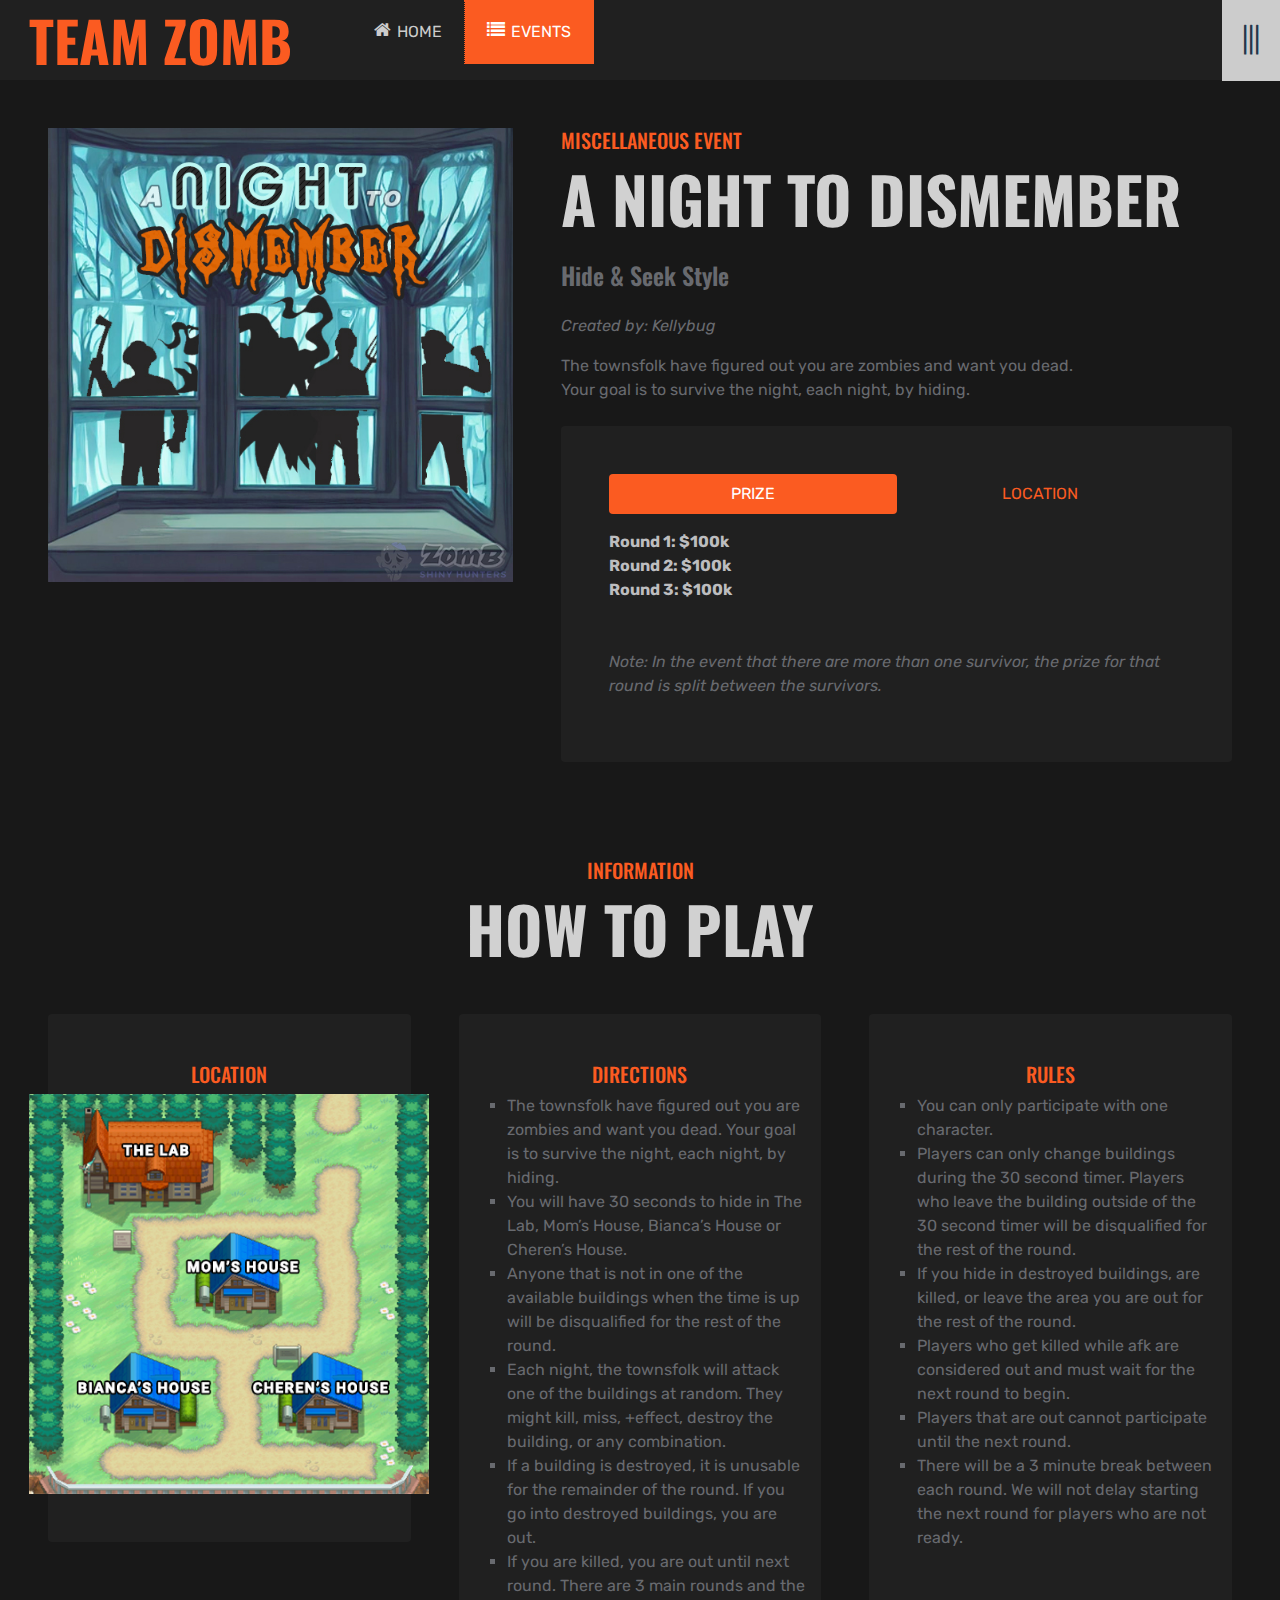
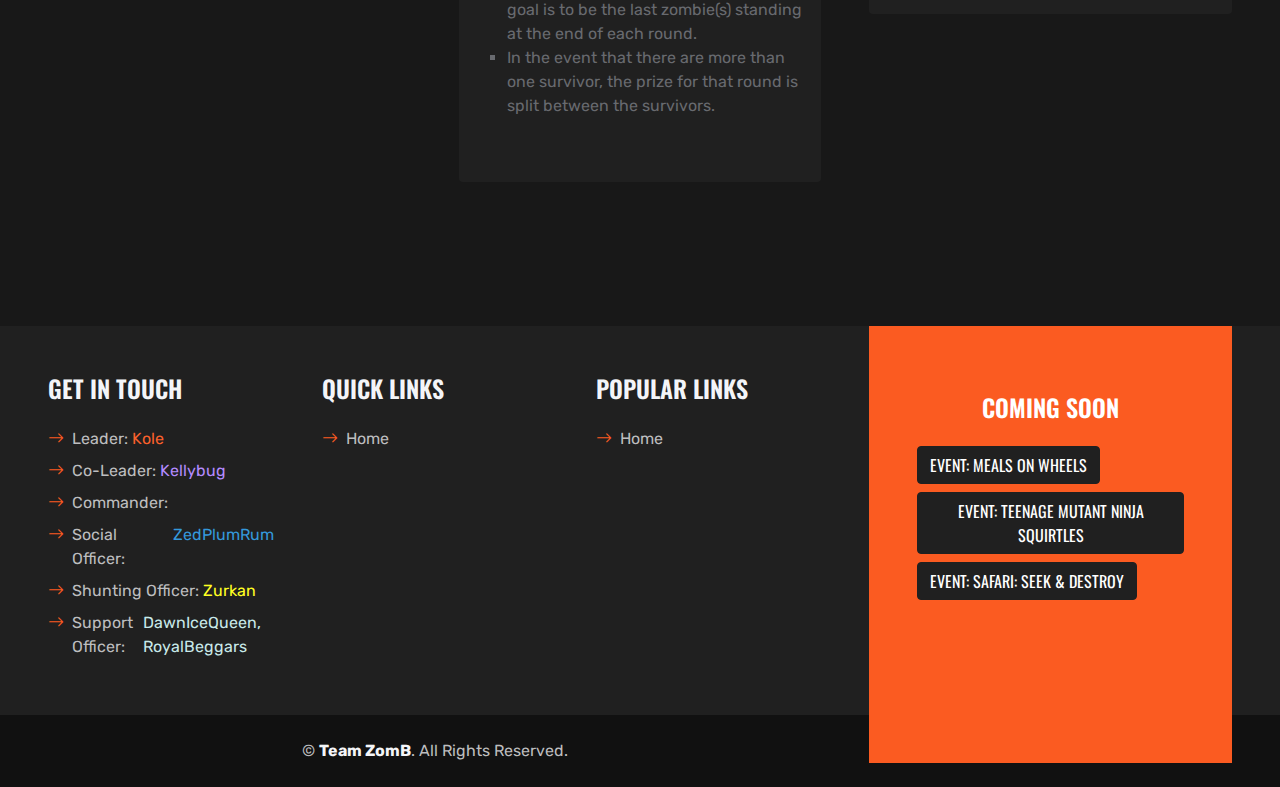
<file: events/tmns.html>
<!DOCTYPE html>
<html lang="en">

<head>
    <meta charset="utf-8">
    <title>A Night To Dismember - Event</title>
    <meta content="width=device-width, initial-scale=1.0" name="viewport">
    <meta content="ZomB Event" name="keywords">
    <meta content="Team ZomB - PokeMMO top shiny hunting team" name="description">

    <!-- Favicon -->
    <link href="../img/favicon.png" rel="icon">

    <!-- Google Web Fonts -->
    <link rel="preconnect" href="https://fonts.gstatic.com">
    <link href="https://fonts.googleapis.com/css2?family=Oswald:wght@400;500;600;700&family=Rubik&display=swap" rel="stylesheet"> 

    <!-- Icon Font Stylesheet -->
    <link href="https://cdnjs.cloudflare.com/ajax/libs/font-awesome/5.15.0/css/all.min.css" rel="stylesheet">
    <link href="https://cdn.jsdelivr.net/npm/bootstrap-icons@1.4.1/font/bootstrap-icons.css" rel="stylesheet">
    <link href="../lib/flaticon/font/flaticon.css" rel="stylesheet">

    <link href='https://fonts.googleapis.com/css?family=Roboto:400,300,700' rel='stylesheet' type='text/css'>
	<link rel="stylesheet" href="https://maxcdn.bootstrapcdn.com/font-awesome/4.3.0/css/font-awesome.min.css">
    
    <!-- Libraries Stylesheet -->
    <link href="../lib/owlcarousel/assets/owl.carousel.min.css" rel="stylesheet">

    <!-- Customized Bootstrap Stylesheet -->
    <link href="../css/bootstrap.min.css" rel="stylesheet">

    <!-- Template Stylesheet -->
    <link href="../css/style.css" rel="stylesheet">
</head>

<body>
    <!-- Header Start -->
    <div class="container-fluid bg-dark px-0">
        <div class="row gx-0">
            <div class="col-lg-3 bg-dark d-none d-lg-block">
                <a href="../index.html" class="navbar-brand w-100 h-100 m-0 p-0 d-flex align-items-center justify-content-center">
                    <h1 class="m-0 display-4 text-primary text-uppercase">Team ZomB </h1>
                </a>
            </div>
            <div class="col-lg-9">
                <div class="row gx-0 bg-secondary d-none d-lg-flex">
                    <div class="col-lg-7 px-5 text-start">
                        
                        
                    </div>
                   
                </div>
                
                
                
                
<ul class="exo-menu">
			<li><a href="../"><i class="fa fa-home"></i> Home</a></li>

			<li class="mega-drop-down"><a class="active" href="#"><i class="fa fa-list"></i> Events</a>
				<div class="animated fadeIn mega-menu">
					<div class="mega-menu-wrap">
						<div class="row">
						<div class="col-md-4">
							<h4 class="row mega-title">Next Event</h4>
								<img class="img-responsive" src="img/clefairy-poster.jpg">
							</div>
							<div class="col-md-2">
									<h4 class="row mega-title">PvE Events</h4>
								<ul class="stander">
									<li><a href="/events/tmns">Teenage Mutant Ninja Squirtles</a></li>
									<li><a href="#">Coming Soon</a></li>
									<li><a href="#">Coming Soon</a></li>
								</ul>
							</div>
							<div class="col-md-2">
									<h4 class="row mega-title">PvP Events</h4>
								<ul class="stander">
									<li><a href="/events/clefairy-tales">Clefairy Tales</a></li>
									<li><a href="#">Coming Soon</a></li>
									<li><a href="#">Coming Soon</a></li>
								</ul>
							</div>
							<div class="col-md-2">
									<h4 class="row mega-title">RNGesus</h4>
								<ul class="stander">
									<li><a href="#">Coming Soon</a></li>
									<li><a href="#">Coming Soon</a></li>
									<li><a href="#">Coming Soon</a></li>
								</ul>
							</div>
							<div class="col-md-2">
									<h4 class="row mega-title">Misc Events</h4>
								<ul class="stander">
									<li><a href="/events/antd">Meals On Wheels</a></li>
									<li><a href="/events/mow">Clefairy Tales</a></li>
									<li><a href="#">Coming Soon</a></li>
								</ul>
							</div>
						</div>
					</div>	
				</div>
			</li>
			
			<a href="#" class="toggle-menu visible-xs-block">|||</a>		
	</ul>
                
                
                
                
                
                
            </div>
        </div>
    </div>
    <!-- Header End -->

    
    <!-- About Start -->
    <div class="container-fluid p-5">
        <div class="row gx-5">
            <div class="col-lg-5 mb-5 mb-lg-0" style="min-height: 500px;">
                <div class="position-relative h-100">
                    <img class="position-absolute w-100 img-event" src="img/antd-poster.jpg" style="object-fit: cover;">
                </div>
            </div>
            <div class="col-lg-7">
                <div class="mb-4">
                    <h5 class="text-primary text-uppercase">Miscellaneous Event</h5>
                    <h1 class="display-3 text-uppercase mb-0">A Night To Dismember</h1>
                </div>
                <h4 class="text-body mb-4">Hide & Seek Style</h4>
                <p><i>Created by: Kellybug</i></p>
                <p class="mb-4">The townsfolk have figured out you are zombies and want you dead.<br> Your goal is to survive the night, each night, by hiding.
                </p>
                <div class="rounded bg-dark p-5">
                    <ul class="nav nav-pills justify-content-between mb-3">
                        <li class="nav-item w-50">
                            <a class="nav-link text-uppercase text-center w-100 active" data-bs-toggle="pill" href="#pills-1">Prize</a>
                        </li>
                        <li class="nav-item w-50">
                                <a class="nav-link text-uppercase text-center w-100" data-bs-toggle="pill" href="#pills-2">Location</a>
                        </li>
                    </ul>
                    <div class="tab-content">
                        <div class="tab-pane fade show active" id="pills-1">
                            <p class="text-secondary mb-0"><b>Round 1: $100k</b></p>
                            <p class="text-secondary mb-0"><b>Round 2: $100k</b></p>
                            <p class="text-secondary mb-0"><b>Round 3: $100k</b></p>
                            <br><br>
                            <p><i>Note: In the event that there are more than one survivor, the prize for that round is split between the survivors.</i></p>
                        </div>
                        <div class="tab-pane fade" id="pills-2">
                            <p class="text-secondary mb-0"><b>Unova:</b> Nuvema Town Ch2</p>
                        </div>
                    </div>
                </div>
            </div>
        </div>
    </div>
    <!-- About End -->


    <!-- Contact Start -->
    <div class="container-fluid p-5">
        <div class="mb-5 text-center">
            <h5 class="text-primary text-uppercase">information</h5>
            <h1 class="display-3 text-uppercase mb-0">How to play</h1>
        </div>
        <div class="row g-5 mb-5">
            <div class="col-lg-4">
                <div class="d-flex flex-column align-items-center bg-dark rounded py-5 px-3">
                    
                    <h5 class="text-uppercase text-primary">Location</h5>
                    <img class="img-event2" src="img/nuvema-town.jpg" style="object-fit: cover;">
                </div>
            </div>
            <div class="col-lg-4">
                <div class="d-flex flex-column align-items-center bg-dark rounded py-5 px-3">

                    <h5 class="text-uppercase text-primary">Directions</h5>
                    <ul class="stander">
                        
                        <li>The townsfolk have figured out you are zombies and want you dead. Your goal is to survive the night, each night, by hiding.</li>
                        <li>You will have 30 seconds to hide in The Lab, Mom’s House, Bianca’s House or Cheren’s House.</li>
                        <li>Anyone that is not in one of the available buildings when the time is up will be disqualified for the rest of the round.</li>
                        <li>Each night, the townsfolk will attack one of the buildings at random. They might kill, miss, +effect, destroy the building, or any combination.</li>
                        <li>If a building is destroyed, it is unusable for the remainder of the round. If you go into destroyed buildings, you are out.</li>
                        <li>If you are killed, you are out until next round. There are 3 main rounds and the goal is to be the last zombie(s) standing at the end of each round.</li>
                        <li>In the event that there are more than one survivor, the prize for that round is split between the survivors.</li>
                    </ul>
                </div>
            </div>
            <div class="col-lg-4">
                <div class="d-flex flex-column align-items-center bg-dark rounded py-5 px-3">

                    <h5 class="text-uppercase text-primary">Rules</h5>
                    
                    <ul class="stander">
                        
                        <li>You can only participate with one character.</li>
                        <li>Players can only change buildings during the 30 second timer. Players who leave the building outside of the 30 second timer will be disqualified for the rest of the round.</li>
                        <li>If you hide in destroyed buildings, are killed, or leave the area you are out for the rest of the round.</li>
                        <li>Players who get killed while afk are considered out and must wait for the next round to begin.</li>
                        <li>Players that are out cannot participate until the next round.</li>
                        <li>There will be a 3 minute break between each round. We will not delay starting the next round for players who are not ready.</li>
                    </ul>
                </div>
            </div>
        </div>
    
    </div>
    <!-- Contact End -->
    

    
    

    <!-- Footer Start -->
    <div class="container-fluid bg-dark text-secondary px-5 mt-5">
        <div class="row gx-5">
            <div class="col-lg-8 col-md-6">
                <div class="row gx-5">
                    <div class="col-lg-4 col-md-12 pt-5 mb-5">
                        <h4 class="text-uppercase text-light mb-4">Get In Touch</h4>
                        <div class="d-flex mb-2">
                            <i class="bi bi-arrow-right text-primary me-2"></i>
                            <p class="mb-0">Leader:&nbsp;</p>
                            <p class="mb-0 kole">Kole</p>
                        </div>
                        <div class="d-flex mb-2">
                            <i class="bi bi-arrow-right text-primary me-2"></i>
                            <p class="mb-0">Co-Leader:&nbsp;</p>
                            <p class="mb-0 kelly">Kellybug</p>
                        </div>
                        <div class="d-flex mb-2">
                            <i class="bi bi-arrow-right text-primary me-2"></i>
                            <p class="mb-0">Commander: </p> 
                        </div>
                        <div class="d-flex mb-2">
                            <i class="bi bi-arrow-right text-primary me-2"></i>
                            <p class="mb-0">Social Officer:&nbsp;</p>
                            <p class="mb-0 social">ZedPlumRum</p>
                        </div>
                        <div class="d-flex mb-2">
                            <i class="bi bi-arrow-right text-primary me-2"></i>
                            <p class="mb-0">Shunting Officer:&nbsp;</p>
                            <p class="mb-0 shunting">Zurkan</p>
                        </div>
                        <div class="d-flex mb-2">
                            <i class="bi bi-arrow-right text-primary me-2"></i>
                            <p class="mb-0">Support Officer:&nbsp;</p>
                            <p class="mb-0 support">DawnIceQueen, RoyalBeggars</p>
                        </div>
                            
                            
                    </div>
                    <div class="col-lg-4 col-md-12 pt-0 pt-lg-5 mb-5">
                        <h4 class="text-uppercase text-light mb-4">Quick Links</h4>
                        <div class="d-flex flex-column justify-content-start">
                            <a class="text-secondary mb-2" href="#"><i class="bi bi-arrow-right text-primary me-2"></i>Home</a>
                            
                        </div>
                    </div>
                    <div class="col-lg-4 col-md-12 pt-0 pt-lg-5 mb-5">
                        <h4 class="text-uppercase text-light mb-4">Popular Links</h4>
                        <div class="d-flex flex-column justify-content-start">
                            <a class="text-secondary mb-2" href="#"><i class="bi bi-arrow-right text-primary me-2"></i>Home</a>
                           
                        </div>
                    </div>
                </div>
            </div>
            <div class="col-lg-4 col-md-6">
                <div class="d-flex flex-column align-items-center justify-content-center text-center h-100 bg-primary p-5">
                    <h4 class="text-uppercase text-white mb-4">Coming Soon</h4>
                    
                <!-- CS Items Start -->
                <div class="mb-5">
                   
                    <div class="d-flex flex-wrap m-n1">
                        <a href="" class="btn btn-dark m-1">Event: Meals on Wheels</a>
                        <a href="" class="btn btn-dark m-1">Event: Teenage Mutant Ninja Squirtles</a>
                        <a href="" class="btn btn-dark m-1">Event: Safari: Seek & Destroy</a>
                    </div>
                </div>
                <!-- CS Items End -->
                   
                </div>
            </div>
        </div>
    </div>
    <div class="container-fluid py-4 py-lg-0 px-5" style="background: #111111;">
        <div class="row gx-5">
            <div class="col-lg-8">
                <div class="py-lg-4 text-center">
                    <p class="text-secondary mb-0">&copy; <a class="text-light fw-bold" href="#">Team ZomB</a>. All Rights Reserved.</p>
                </div>
            </div>
            <div class="col-lg-4">
                <div class="py-lg-4 text-center credit">
                    <p class="text-light mb-0"></p>
                </div>
            </div>
        </div>
    </div>
    <!-- Footer End -->


    <!-- Back to Top -->
    <a href="#" class="btn btn-dark py-3 fs-4 back-to-top"><i class="bi bi-arrow-up"></i></a>


    <!-- JavaScript Libraries -->
    <script src="https://code.jquery.com/jquery-3.4.1.min.js"></script>
    <script src="https://cdn.jsdelivr.net/npm/bootstrap@5.0.0/dist/js/bootstrap.bundle.min.js"></script>
    <script src="../lib/easing/easing.min.js"></script>
    <script src="../lib/waypoints/waypoints.min.js"></script>
    <script src="../lib/counterup/counterup.min.js"></script>
    <script src="../lib/owlcarousel/owl.carousel.min.js"></script>

    <!-- Template Javascript -->
    <script src="../js/main.js"></script>
</body>

</html>
</file>
<file: lib/flaticon/font/flaticon.css>
/*
  	Flaticon icon font: Flaticon
  	Creation date: 26/10/2020 11:08
  	*/

@font-face {
  font-family: "Flaticon";
  src: url("./Flaticon.eot");
  src: url("./Flaticon.eot?#iefix") format("embedded-opentype"),
       url("./Flaticon.woff2") format("woff2"),
       url("./Flaticon.woff") format("woff"),
       url("./Flaticon.ttf") format("truetype"),
       url("./Flaticon.svg#Flaticon") format("svg");
  font-weight: normal;
  font-style: normal;
}

@media screen and (-webkit-min-device-pixel-ratio:0) {
  @font-face {
    font-family: "Flaticon";
    src: url("./Flaticon.svg#Flaticon") format("svg");
  }
}

[class^="flaticon-"]:before, [class*=" flaticon-"]:before,
[class^="flaticon-"]:after, [class*=" flaticon-"]:after {   
  font-family: Flaticon;
        font-size: 20px;
font-style: normal;
margin-left: 20px;
}

.flaticon-barbell:before { content: "\f100"; }
.flaticon-treadmill:before { content: "\f101"; }
.flaticon-six-pack:before { content: "\f102"; }
.flaticon-bodybuilding:before { content: "\f103"; }
.flaticon-medal:before { content: "\f104"; }
.flaticon-muscular-bodybuilder-with-clock:before { content: "\f105"; }
.flaticon-trends:before { content: "\f106"; }
.flaticon-weightlifting:before { content: "\f107"; }
.flaticon-training:before { content: "\f108"; }
.flaticon-support:before { content: "\f109"; }
</file>
<file: css/style.css>
/********** Template CSS **********/
:root {
    --primary: #FB5B21;
    --secondary: #222222;
    --light: #9d9d9d;
    --dark: #222222;
}

[class^="flaticon-"]:before,
[class*=" flaticon-"]:before,
[class^="flaticon-"]:after,
[class*=" flaticon-"]:after {
    font-size: inherit;
    margin-left: 0;
}

.fadeimg {
    opacity: 0.7;
}



.img-responsive {
    max-width: 300px;
}

.img-event {
  display: block;
  max-width:600px;
  max-height:600px;
  width: auto;
  height: auto;
}
.img-event2 {
  max-width:400px;
  max-height:400px;
  width: auto;
  height: auto;
}


 *,
:after,
:before {
  box-sizing: border-box
}

.clearfix:after,
.clearfix:before {
  content: '';
  display: table
}

.clearfix:after {
  clear: both;
  display: block
}

.content{
	margin: 50px 100px 0px 100px;
}
.exo-menu{
	width: 100%;
	float: left;
	list-style: none;
	position:relative;
	background: #202020;
    z-index: 1000;
}
.exo-menu > li {	display: inline-block;float:left;}
.exo-menu > li > a{
	color: #ccc;
	text-decoration: none;
	text-transform: uppercase;
	border-right: 1px #FB5B21 dotted;
	-webkit-transition: color 0.2s linear, background 0.2s linear;
	-moz-transition: color 0.2s linear, background 0.2s linear;
	-o-transition: color 0.2s linear, background 0.2s linear;
	transition: color 0.2s linear, background 0.2s linear;
}
.exo-menu > li > a.active,
.exo-menu > li > a:hover,
li.drop-down ul > li > a:hover{
	background:#FB5B21;
	color:#fff;
}
.exo-menu i {
  float: left;
  font-size: 18px;
  margin-right: 6px;
  line-height: 20px !important;
}
li.drop-down,
.flyout-right,
.flyout-left{position:relative;}
li.drop-down:before {
  content: "\f103";
  color: #fff;
  font-family: FontAwesome;
  font-style: normal;
  display: inline;
  position: absolute;
  right: 6px;
  top: 20px;
  font-size: 14px;
}
li.drop-down>ul{
	left: 0px;
	min-width: 230px;

}
.drop-down-ul{display:none;}
.flyout-right>ul,
.flyout-left>ul{
  top: 0;
  min-width: 230px;
  display: none;
  border-left: 1px solid #FB5B21;
  }

li.drop-down>ul>li>a,
.flyout-right ul>li>a ,
.flyout-left ul>li>a {
	color: #fff;
	display: block;
	padding: 20px 22px;
	text-decoration: none;
	background-color: #FB5B21;
	border-bottom: 1px dotted #2e2e2e;
	-webkit-transition: color 0.2s linear, background 0.2s linear;
	-moz-transition: color 0.2s linear, background 0.2s linear;
	-o-transition: color 0.2s linear, background 0.2s linear;
	transition: color 0.2s linear, background 0.2s linear;
}
.flyout-right ul>li>a ,
.flyout-left ul>li>a {
	border-bottom: 1px dotted #B8C7BC;
}


/*Flyout Mega*/
.flyout-mega-wrap {
	top: 0;
	right: 0;
	left: 100%;
	width: 100%;
	display:none;
	height: 100%;
	padding: 15px;
	min-width: 742px;

}
h4.row.mega-title {
  color:#eee;
  margin-top: 0px;
  font-size: 14px;
  padding-left: 15px;
  padding-bottom: 13px;
  text-transform: uppercase;
  border-bottom: 1px solid #ccc;
 }
.flyout-mega ul > li > a {
  font-size: 90%;
  line-height: 25px;
  color: #fff;
  font-family: inherit;
}
.flyout-mega ul > li > a:hover,
.flyout-mega ul > li > a:active,
.flyout-mega ul > li > a:focus{
  text-decoration: none;
  background-color: transparent !important;
  color: #ccc !important
}
/*mega menu*/

.mega-menu {
  left: 29px;
  right: 0;
  padding: 15px;
  display:none;
  padding-top: 0;
  min-height: 100%;

}
h4.row.mega-title {
  color: #eee;
  margin-top: 0px;
  font-size: 14px;
  padding-left: 15px;
  padding-bottom: 13px;
  text-transform: uppercase;
  border-bottom: 1px solid #2e2e2e;
  padding-top: 15px;
  background-color: #222222
  }
 .mega-menu ul li a {
  line-height: 25px;
  font-size: 90%;
  display: block;
}
ul.stander li a {
    padding: 3px 0px;
    list-style-type: square !important;
}

ul.stander li {
    list-style-type: square !important;
}

ul.description li {
    padding-bottom: 12px;
    line-height: 8px;
}

ul.description li span {
    color: #ccc;
    font-size: 85%;
}
a.view-more{
  border-radius: 1px;
  margin-top:15px;
  background-color: #009FE1;
  padding: 2px 10px !important;
  line-height: 21px !important;
  display: inline-block !important;
}
a.view-more:hover{
	color:#fff;
	background:#0DADEF;
}
ul.icon-des li a i {
    color: #fff;
    width: 35px;
    height: 35px;
    border-radius: 50%;
    text-align: center;
    background-color: #009FE1;
    line-height: 35px !important;
}

ul.icon-des li {
    width: 100%;
    display: table;
    margin-bottom: 11px;
}
/*Blog DropDown*/
.Blog{
	left:0;
	display:none;
	color:#fefefe;
	padding-top:15px;
	background:#2e2e2e;
	padding-bottom:15px;
}
.Blog .blog-title{
	color:#fff;
	font-size:15px;
	text-transform:uppercase;

}
.Blog .blog-des{
	color:#ccc;
	font-size:90%;
	margin-top:15px;
}
.Blog a.view-more{
	margin-top:0px;
}
/*Images*/
.Images{
	left:0;
   width:100%;
	 display:none;
	color:#fefefe;
	padding-top:15px;
	background:#2e2e2e;
	padding-bottom:15px;
}
.Images h4 {
  font-size: 15px;
  margin-top: 0px;
  text-transform: uppercase;
}
/*common*/
.flyout-right ul>li>a ,
.flyout-left ul>li>a,
.flyout-mega-wrap,
.mega-menu{
	background-color: #2e2e2e;
}

/*hover*/
.Blog:hover,
.Images:hover,
.mega-menu:hover,
.drop-down-ul:hover,
li.flyout-left>ul:hover,
li.flyout-right>ul:hover,
.flyout-mega-wrap:hover,
li.flyout-left a:hover +ul,
li.flyout-right a:hover +ul,
.blog-drop-down >a:hover+.Blog,
li.drop-down>a:hover +.drop-down-ul,
.images-drop-down>a:hover +.Images,
.mega-drop-down a:hover+.mega-menu,
li.flyout-mega>a:hover +.flyout-mega-wrap{
	display:block;
}
/*responsive*/
 @media (min-width:767px){
	.exo-menu > li > a{
	display:block;
	padding: 20px 22px;
 }
.mega-menu, .flyout-mega-wrap, .Images, .Blog,.flyout-right>ul,
.flyout-left>ul, li.drop-down>ul{
		position:absolute;
}
 .flyout-right>ul{
	left: 100%;
	}
	.flyout-left>ul{
	right: 100%;
}
 }
@media (max-width:767px){

	.exo-menu {
		min-height: 58px;
		background-color: #23364B;
		width: 100%;
	}
	
	.exo-menu > li > a{
		width:100% ;
	    display:none ;
	
	}
	.exo-menu > li{
		width:100%;
	}
	.display.exo-menu > li > a{
	  display:block ;
	  	padding: 20px 22px;
	}
	
.mega-menu, .Images, .Blog,.flyout-right>ul,
.flyout-left>ul, li.drop-down>ul{
		position:relative;
}

}
a.toggle-menu{
    position: absolute;
    right: 0px;
    padding: 20px;
    font-size: 27px;
    background-color: #ccc;
    color: #23364B;
    top: 0px;
}








h1,
h2,
.font-weight-bold {
    font-weight: 700 !important;
}

h3,
h4,
.font-weight-semi-bold {
    font-weight: 600 !important;
}

h5,
h6,
.font-weight-medium {
    font-weight: 500 !important;
}

.btn {
    font-family: 'Oswald', sans-serif;
    text-transform: uppercase;
    transition: .5s;
}

.btn-primary {
    color: #FFFFFF;
}

.btn-square {
    width: 38px;
    height: 38px;
}

.btn-sm-square {
    width: 30px;
    height: 30px;
}

.btn-lg-square {
    width: 48px;
    height: 48px;
}

.btn-square,
.btn-sm-square,
.btn-lg-square {
    padding-left: 0;
    padding-right: 0;
    text-align: center;
}

.back-to-top {
    position: fixed;
    display: none;
    right: 30px;
    bottom: 0;
    border-radius: 0;
    z-index: 99;
}

.navbar-dark .navbar-nav .nav-link {
    font-family: 'Oswald', sans-serif;
    margin-right: 30px;
    padding: 40px 0;
    color: var(--light);
    font-size: 17px;
    text-transform: uppercase;
    outline: none;
}

.navbar-dark .navbar-nav .nav-link:hover,
.navbar-dark .navbar-nav .nav-link.active {
    color: var(--primary);
}

@media (max-width: 991.98px) {
    .navbar-dark .navbar-nav .nav-link  {
        margin-right: 0;
        padding: 10px 0;
    }
}

.carousel-caption {
    top: 0;
    left: 0;
    right: 0;
    bottom: 0;
    background: rgba(34, 36, 41, .8);
    z-index: 1;
}

@media (max-width: 576px) {
    .carousel-caption h4 {
        font-size: 18px;
        font-weight: 500 !important;
    }

    .carousel-caption h1 {
        font-size: 30px;
        font-weight: 600 !important;
    }
}

.carousel-control-prev,
.carousel-control-next {
    width: 10%;
}

.carousel-control-prev-icon,
.carousel-control-next-icon {
    width: 3rem;
    height: 3rem;
}

.bg-hero {
    background: linear-gradient(rgba(34, 36, 41, .8), rgba(34, 36, 41, .8)), url(../img/carousel-1.jpg) top center no-repeat;
    background-size: cover;
}

.programe::after {
    position :absolute;
    content: "";
    width: 100%;
    height: calc(100% - 45px);
    top: 135px;
    left: 0;
    background: var(--dark);
    z-index: -1;
}

.team-item img {
    transition: .5s;
}

.team-item:hover img {
    transform: scale(1.2);
}

.team-item .team-overlay {
    position: absolute;
    top: 50%;
    right: 50%;
    bottom: 50%;
    left: 50%;
    display: flex;
    align-items: center;
    justify-content: center;
    background: rgba(34, 36, 41, .9);
    transition: .5s;
    opacity: 0;
}

.team-item:hover .team-overlay {
    top: 0;
    right: 0;
    bottom: 0;
    left: 0;
    opacity: 1;
}

.testimonial-carousel .owl-nav {
    margin-top: 30px;
    display: flex;
    justify-content: start;
}

.testimonial-carousel .owl-nav .owl-prev,
.testimonial-carousel .owl-nav .owl-next{
    position: relative;
    margin: 0 5px;
    width: 45px;
    height: 45px;
    display: flex;
    align-items: center;
    justify-content: center;
    color: #FFFFFF;
    background: var(--primary);
    font-size: 22px;
    border-radius: 45px;
    transition: .5s;
}

.testimonial-carousel .owl-nav .owl-prev:hover,
.testimonial-carousel .owl-nav .owl-next:hover {
    color: var(--dark);
}

.testimonial-carousel .owl-item img {
    width: 90px;
    height: 90px;
}

.blog-item img {
    transition: .5s;
}

.blog-item:hover img {
    transform: scale(1.2);
}

@media (min-width: 991.98px) {
    .credit {
        background: var(--primary);
    }
}

.kole {color:#fb612c;}
.kelly {color:#b48bff;}
.commander {color:#55aa00;}
.social {color:#3498db;}
.shunting {color:#ffff22;}
.support {color:#c8e9e9;}
</file>
